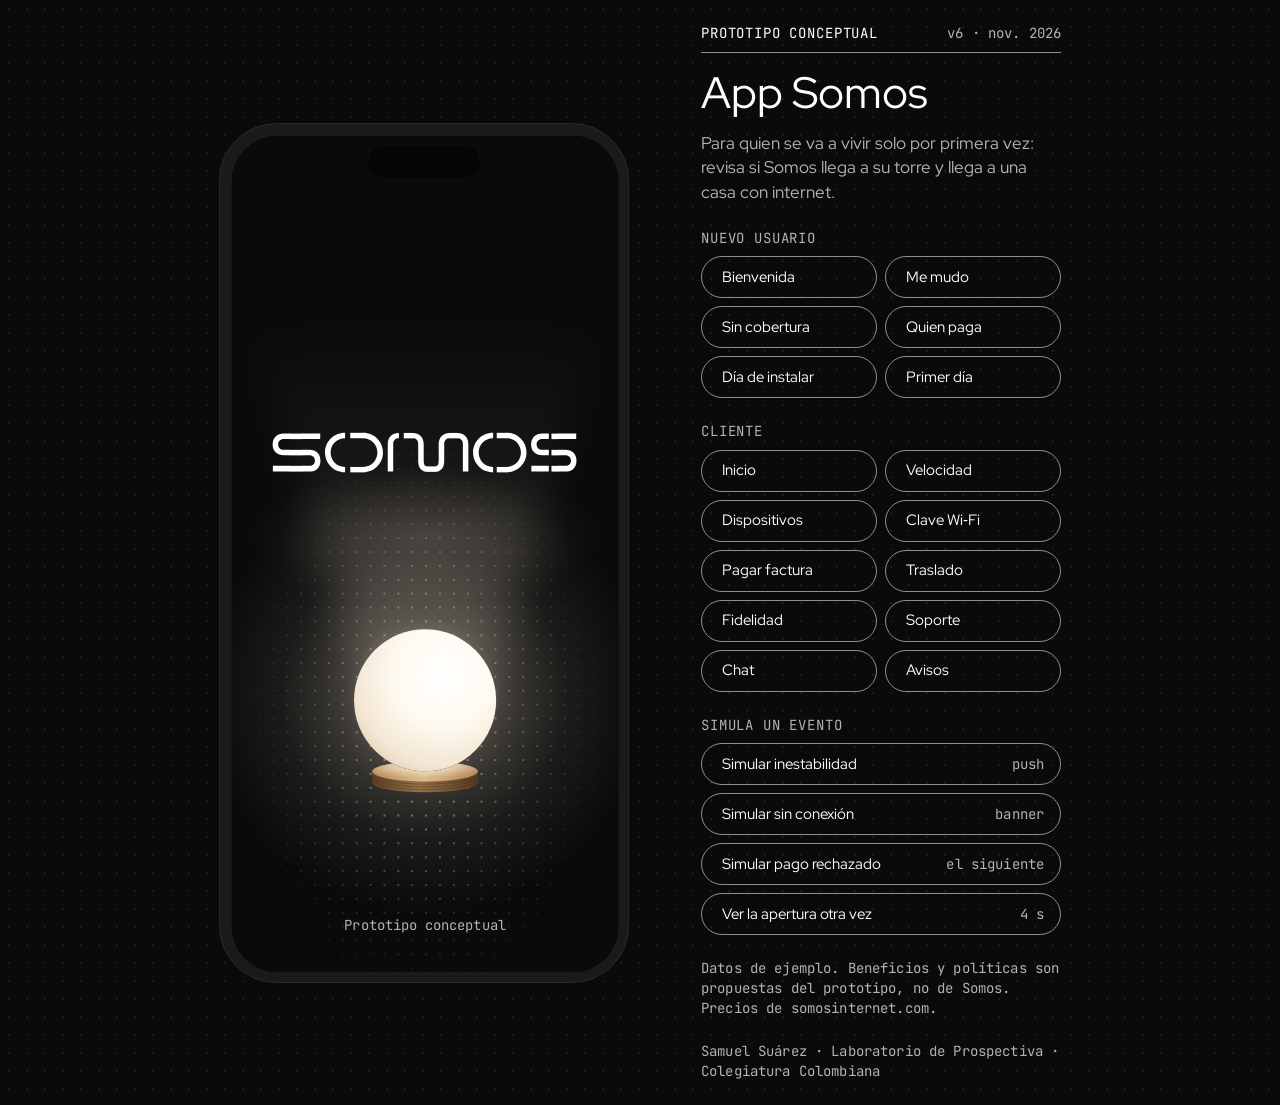
<file: index.html>
<!doctype html>
<html lang="es">
<head>
<meta charset="utf-8">
<meta name="viewport" content="width=device-width, initial-scale=1, viewport-fit=cover">
<title>Prototipo App Somos</title>
<meta name="theme-color" content="#0a0a0a">
<meta name="apple-mobile-web-app-capable" content="yes">
<meta name="mobile-web-app-capable" content="yes">
<meta name="apple-mobile-web-app-status-bar-style" content="black">
<meta name="apple-mobile-web-app-title" content="Somos">
<meta name="description" content="Prototipo conceptual de la app de Somos para jóvenes que se van a vivir solos. Proyecto de Laboratorio de Prospectiva, Colegiatura Colombiana.">
<link rel="manifest" href="manifest.webmanifest">
<link rel="icon" type="image/png" href="icon-192.png">
<link rel="apple-touch-icon" href="apple-touch-icon.png">
<link rel="preconnect" href="https://fonts.googleapis.com"><link rel="preconnect" href="https://fonts.gstatic.com" crossorigin><link rel="stylesheet" href="https://fonts.googleapis.com/css2?family=JetBrains+Mono:wght@400;700&family=Red+Hat+Display:wght@400;500&display=swap">
<style>
/* Layout: escritorio = teléfono 390×844 + panel de recorrido a la derecha; móvil = la app a pantalla completa.
   Tokens: sistema de diseño Somos (tema oscuro, el principal). Única adición: --lamp, la luz de la ilustración del Orb. */
:root {
  color-scheme: dark;
  --surface: #0a0a0a;
  --surface-raised: #171717;
  --surface-2: #373737;
  --surface-gradient: #2d2d2d;
  --ink: #ffffff;
  --ink-muted: #b3b3b3;
  --line: #8f8f8f;
  --line-subtle: rgba(255, 255, 255, 0.15);
  --focus: #71ffb1;
  --success: #71ffb1;
  --success-ground: #091c16;
  --warning: #d1c973;
  --warning-ground: #1c1609;
  --danger: #fe8483;
  --danger-ground: #260403;
  --plan-1: #26b3ec;
  --plan-1-ground: #06151b;
  --plan-2: #d52fff;
  --plan-2-ground: #11021f;
  --plan-3: #f2a984;
  --plan-3-ground: #200e02;
  --glow-plan-1: 0 0 40px 0 #26b3ec59;
  --glow-plan-2: 0 0 40px 0 #d52fff59;
  --glow-plan-3: 0 0 40px 0 #f2a98459;
  --scrim: rgba(10, 10, 10, 0.62);
  --lamp: #fff2dc;
  --lamp-rgb: 255, 242, 220;

  /* Fuentes del manual. En el repo público se usan sus alternativas gratis (Red Hat Display y JetBrains Mono),
     que el mismo manual recomienda; la versión de presentación incrusta las reales. */
  --font-sans: "ITC Avant Garde Gothic Pro", "Red Hat Display", "Century Gothic", "URW Gothic", "Avenir Next", sans-serif;
  --font-mono: "Silka Mono", "JetBrains Mono", "DM Mono", ui-monospace, Menlo, monospace;

  --space-1: 4px;
  --space-2: 8px;
  --space-4: 16px;
  --space-6: 24px;
  --space-10: 40px;
  --radius-sm: 12px;
  --radius-lg: 24px;
  --radius-pill: 999px;

  --ease-out: cubic-bezier(0.2, 0.8, 0.2, 1);
  --ease-sheet: cubic-bezier(0.2, 0.9, 0.25, 1);
  --ease-spring: cubic-bezier(0.34, 1.45, 0.64, 1);

  --inset-top: 44px;
  --inset-bottom: 18px;
  --tab-bottom: 18px;
}

[hidden] { display: none !important; }
html, body { height: 100%; }
body {
  margin: 0;
  background: var(--surface);
  color: var(--ink);
  font-family: var(--font-sans);
  font-size: 16px;
  line-height: 1.4;
  -webkit-font-smoothing: antialiased;
  -moz-osx-font-smoothing: grayscale;
}
button, input { font: inherit; color: inherit; }
button { cursor: pointer; -webkit-tap-highlight-color: transparent; touch-action: manipulation; }
:focus-visible { outline: 2px solid var(--focus); outline-offset: 2px; }
h1, h2, h3, p { margin: 0; }
h1, h2, h3 { font-weight: 400; text-wrap: balance; }

/* ---------- Escenario de escritorio ---------- */
.stage {
  min-height: 100%;
  box-sizing: border-box;
  display: flex;
  align-items: center;
  justify-content: center;
  gap: 72px;
  padding: 24px 32px;
  background-color: var(--surface);
  background-image: radial-gradient(circle, rgba(255, 255, 255, 0.07) 1px, transparent 1.4px);
  background-size: 18px 18px;
}
.device-slot { flex: none; position: relative; }
.device {
  position: relative;
  width: 414px;
  height: 868px;
  border-radius: 58px;
  background: #1a1a1a;
  box-sizing: border-box;
  padding: 12px;
  border: 1px solid #2c2c2c;
  transform-origin: top left;
}
.device::before {
  content: "";
  position: absolute;
  top: 22px;
  left: 50%;
  width: 112px;
  height: 32px;
  margin-left: -56px;
  border-radius: 20px;
  background: #050505;
  z-index: 60;
  pointer-events: none;
}

/* ---------- Panel de recorrido ---------- */
.panel {
  width: 360px;
  flex: none;
  display: flex;
  flex-direction: column;
  gap: var(--space-6);
}
.panel__head { display: flex; flex-direction: column; gap: var(--space-4); }
.panel h1 { font-size: 44px; line-height: 1.05; }
.panel__lead { color: var(--ink-muted); font-size: 17px; line-height: 1.45; max-width: 34ch; }
.panel__group { display: flex; flex-direction: column; gap: var(--space-2); }
.index-row {
  display: flex;
  align-items: center;
  justify-content: space-between;
  gap: var(--space-4);
  min-height: 42px;
  padding: 0 var(--space-4) 0 20px;
  border: 1px solid var(--line);
  border-radius: var(--radius-pill);
  background: transparent;
  text-align: left;
  font-family: var(--font-sans);
  font-size: 15px;
  transition: background-color 120ms linear, color 120ms linear, border-color 120ms linear;
}
.index-row .label { color: var(--ink-muted); }
.index-row:hover { background: var(--ink); color: var(--surface); border-color: var(--ink); }
.index-row:hover .label { color: var(--surface); }
.index-grid { display: grid; grid-template-columns: 1fr 1fr; gap: var(--space-2); }
.panel__note { color: var(--ink-muted); }

/* ---------- Tipografía ---------- */
.label { font-family: var(--font-mono); font-size: 14px; line-height: 1.4; letter-spacing: 0.01em; }
.label--caps { text-transform: uppercase; letter-spacing: 0.06em; }
.muted { color: var(--ink-muted); }
.num { font-variant-numeric: tabular-nums; font-feature-settings: "tnum" 1; }
.h1 { font-size: 40px; line-height: 1.05; letter-spacing: -0.01em; }
.h2 { font-size: 30px; line-height: 1.1; letter-spacing: -0.005em; }
.h3 { font-size: 20px; line-height: 1.2; }
.body { font-size: 16px; line-height: 1.45; }
.body-s { font-size: 15px; line-height: 1.45; }
.price { font-size: 25px; line-height: 1.2; }

/* ---------- Iconos (lenguaje de ilustración técnica del sistema) ---------- */
.i { width: 24px; height: 24px; flex: none; fill: none; stroke: currentColor; stroke-width: 1.5; stroke-linecap: square; stroke-linejoin: miter; display: block; }
.i--16 { width: 16px; height: 16px; }
.i--20 { width: 20px; height: 20px; }
.i--28 { width: 28px; height: 28px; }

/* ---------- App ---------- */
.app {
  position: relative;
  width: 390px;
  height: 844px;
  border-radius: 46px;
  overflow: hidden;
  background: var(--surface);
  isolation: isolate;
  contain: layout paint;
}
.appbar {
  position: absolute;
  top: 0; left: 0; right: 0;
  z-index: 20;
  padding: var(--inset-top) var(--space-6) 10px;
  display: flex;
  align-items: center;
  justify-content: space-between;
  background: var(--surface);
  border-bottom: 1px solid transparent;
  transition: background-color 150ms linear, border-color 150ms linear;
}
.appbar.is-elevated { background: var(--surface-raised); border-bottom-color: var(--line-subtle); }
.appbar__logo { height: 20px; width: auto; display: block; fill: var(--ink); }
.appbar__actions { display: flex; align-items: center; gap: var(--space-2); }
.icon-btn {
  position: relative;
  width: 42px; height: 42px;
  display: grid; place-items: center;
  border-radius: var(--radius-pill);
  border: 1px solid var(--line);
  background: transparent;
  padding: 0;
  transition: background-color 120ms linear, color 120ms linear;
}
.icon-btn:hover { background: var(--ink); color: var(--surface); border-color: var(--ink); }
.icon-btn .badge {
  position: absolute; top: -3px; right: -3px;
  min-width: 18px; height: 18px; padding: 0 5px; box-sizing: border-box;
  border-radius: 9px;
  background: var(--ink); color: var(--surface);
  font-family: var(--font-mono); font-size: 11px; font-weight: 700; line-height: 18px; text-align: center;
  border: 2px solid var(--surface);
}
.icon-btn .badge:empty { display: none; }
.avatar {
  width: 42px; height: 42px; border-radius: 50%;
  display: grid; place-items: center;
  background: var(--surface-2); border: 1px solid var(--line);
  font-family: var(--font-mono); font-weight: 700; font-size: 14px;
  padding: 0;
}

.screens { position: absolute; inset: 0; }
.screen {
  position: absolute;
  inset: 0;
  overflow-y: auto;
  overflow-x: hidden;
  overscroll-behavior: contain;
  scrollbar-width: none;
  padding: calc(var(--inset-top) + 68px) var(--space-6) calc(var(--tab-bottom) + 92px);
  box-sizing: border-box;
  display: flex;
  flex-direction: column;
  gap: var(--space-6);
  visibility: hidden;
  opacity: 0;
  transform: translateX(var(--from, 16px));
  transition: opacity 240ms var(--ease-out), transform 320ms var(--ease-out), visibility 0s linear 320ms;
}
.screen::-webkit-scrollbar { display: none; }
.screen.is-active { visibility: visible; opacity: 1; transform: none; transition: opacity 240ms var(--ease-out), transform 320ms var(--ease-out), visibility 0s; }

/* Encabezado de sección (EncabezadoSeccion) */
.sec { display: flex; flex-direction: column; gap: var(--space-2); }
.sec__row { display: flex; align-items: baseline; justify-content: space-between; gap: var(--space-4); padding-bottom: var(--space-2); border-bottom: 1px solid var(--line); }
.sec__row .label:last-child { color: var(--ink-muted); }
.sec + .h2, .sec .h2 { margin-top: var(--space-2); }

/* Botones (Boton) */
.btn {
  display: inline-flex; align-items: center; justify-content: center; gap: var(--space-2);
  min-height: 42px; padding: var(--space-2) var(--space-6);
  border-radius: var(--radius-pill); border: 1px solid var(--line);
  background: transparent; color: var(--ink);
  font-family: var(--font-mono); font-size: 15px; font-weight: 700; line-height: 1.2;
  white-space: nowrap; text-decoration: none;
  transition: background-color 120ms linear, color 120ms linear, border-color 120ms linear, opacity 120ms linear;
}
.btn--primary { background: var(--ink); border-color: var(--ink); color: var(--surface); }
.btn--secondary:hover { background: var(--ink); border-color: var(--ink); color: var(--surface); }
.btn--block { width: 100%; }
.btn--lg { min-height: 52px; }
.btn:disabled, .btn[aria-disabled="true"] { background: transparent; border-color: var(--line); color: var(--line); opacity: 0.4; cursor: not-allowed; }
.btn .i { width: 16px; height: 16px; }
.btn-row { display: flex; gap: var(--space-2); flex-wrap: wrap; }
.btn-row > .btn { flex: 1 1 0; }
.link-btn {
  display: inline-flex; align-items: center; gap: 6px;
  background: none; border: 0; padding: 4px 0;
  font-family: var(--font-mono); font-size: 14px; font-weight: 700;
  text-decoration: underline; text-underline-offset: 4px;
}

/* Tarjetas */
.card {
  position: relative;
  border: 1px solid var(--line);
  border-radius: var(--radius-lg);
  padding: var(--space-6);
  background-image: linear-gradient(0deg, var(--surface-gradient) 0%, var(--surface) 100%);
  display: flex; flex-direction: column; gap: var(--space-4);
  min-width: 0;
}
.card--flat { background: var(--surface-raised); background-image: none; }
.card--tap { text-align: left; color: inherit; font: inherit; width: 100%; box-sizing: border-box; cursor: pointer; transition: border-color 120ms linear; }
.card--tap:hover { border-color: var(--ink); }
.card--tap:active { transform: scale(0.985); transition: transform 90ms linear; }
.card__top { display: flex; align-items: center; justify-content: space-between; gap: var(--space-2); }
.card__row { display: flex; align-items: center; gap: var(--space-4); }
.bento { display: grid; grid-template-columns: 1fr 1fr; gap: var(--space-4); }
.bento .card { padding: 20px; gap: 12px; }
.bento .span-2 { grid-column: span 2; }

/* Estado (TarjetaEstado) y chip de estado */
.state {
  display: flex; align-items: flex-start; gap: var(--space-2);
  padding: var(--space-4); border-radius: var(--radius-sm);
  border: 1px solid var(--success); background: var(--success-ground); color: var(--ink);
}
.state--warning { border-color: var(--warning); background: var(--warning-ground); }
.state--danger { border-color: var(--danger); background: var(--danger-ground); }
.state > .i { width: 20px; height: 20px; color: var(--success); margin-top: 1px; }
.state--warning > .i { color: var(--warning); }
.state--danger > .i { color: var(--danger); }
.state__body { display: flex; flex-direction: column; gap: 4px; min-width: 0; flex: 1; }
.state__title { font-family: var(--font-mono); font-size: 15px; font-weight: 700; line-height: 1.25; color: var(--success); }
.state--warning .state__title { color: var(--warning); }
.state--danger .state__title { color: var(--danger); }
.state__text { font-family: var(--font-mono); font-size: 14px; line-height: 1.45; }
.state .link-btn { align-self: flex-start; margin-top: 4px; }

.pill {
  display: inline-flex; align-items: center; gap: 6px;
  height: 28px; padding: 0 12px 0 8px; box-sizing: border-box;
  border-radius: var(--radius-pill);
  border: 1px solid var(--success); background: var(--success-ground); color: var(--success);
  font-family: var(--font-mono); font-size: 14px; font-weight: 700; white-space: nowrap;
}
.pill .i { width: 16px; height: 16px; }
.pill--warning { border-color: var(--warning); background: var(--warning-ground); color: var(--warning); }
.pill--danger { border-color: var(--danger); background: var(--danger-ground); color: var(--danger); }
.pill--neutral { border-color: var(--line); background: transparent; color: var(--ink); padding: 0 12px; }

/* Filas de datos (dl) */
.rows { margin: 0; display: flex; flex-direction: column; }
.rows > div, .rows > span { display: flex; justify-content: space-between; gap: var(--space-4); padding: 10px 0; border-bottom: 1px solid var(--line-subtle); font-family: var(--font-mono); font-size: 14px; line-height: 1.4; }
.rows > div:last-child, .rows > span:last-child { border-bottom: 0; }
.rows dt, .rows .dt { color: var(--ink-muted); flex: 0 0 auto; max-width: 58%; }
.rows dd, .rows .dd { margin: 0; font-weight: 700; text-align: right; }

/* Lista */
.list { display: flex; flex-direction: column; }
.list-item {
  display: flex; align-items: center; gap: 14px;
  padding: 14px 0; border: 0; border-bottom: 1px solid var(--line-subtle);
  background: none; width: 100%; text-align: left; color: inherit;
}
.list-item:last-child { border-bottom: 0; }
.list-item__icon {
  width: 44px; height: 44px; flex: none; border-radius: var(--radius-sm);
  display: grid; place-items: center; background: var(--surface-raised); border: 1px solid var(--line-subtle);
}
.list-item__main { flex: 1; min-width: 0; display: flex; flex-direction: column; gap: 2px; }
.list-item__title { font-size: 16px; line-height: 1.3; white-space: nowrap; overflow: hidden; text-overflow: ellipsis; }
.list-item__side { display: flex; flex-direction: column; align-items: flex-end; gap: 4px; flex: none; }
.list-item.is-paused .list-item__title { color: var(--ink-muted); }

/* Chips de filtro */
.chips { display: flex; gap: var(--space-2); flex-wrap: wrap; }
.chip {
  height: 36px; padding: 0 16px; border-radius: var(--radius-pill);
  border: 1px solid var(--line); background: transparent;
  font-family: var(--font-mono); font-size: 14px; font-weight: 700;
  transition: background-color 120ms linear, color 120ms linear;
}
.chip[aria-pressed="true"] { background: var(--ink); color: var(--surface); border-color: var(--ink); }
.chip:disabled { opacity: 0.4; cursor: not-allowed; text-decoration: line-through; }

/* Interruptor */
.switch {
  position: relative; width: 50px; height: 30px; flex: none;
  border-radius: var(--radius-pill); border: 1px solid var(--line);
  background: var(--surface-2); padding: 0;
  transition: background-color 150ms linear, border-color 150ms linear;
}
.switch::after {
  content: ""; position: absolute; top: 3px; left: 3px;
  width: 22px; height: 22px; border-radius: 50%; background: var(--ink);
  transition: transform 320ms var(--ease-spring), background-color 150ms linear;
}
.switch[aria-checked="true"] { background: var(--ink); border-color: var(--ink); }
.switch[aria-checked="true"]::after { transform: translateX(20px); background: var(--surface); }
.setting { display: flex; align-items: center; justify-content: space-between; gap: var(--space-4); }
.setting__text { display: flex; flex-direction: column; gap: 2px; min-width: 0; }

/* Campos */
.field { display: flex; flex-direction: column; gap: var(--space-2); }
.field label { font-family: var(--font-mono); font-size: 14px; }
.input-wrap { position: relative; display: flex; align-items: center; }
.input {
  width: 100%; box-sizing: border-box; height: 52px;
  padding: 0 52px 0 18px;
  border: 1px solid var(--line); border-radius: var(--radius-sm);
  background: var(--surface);
  font-family: var(--font-sans); font-size: 17px;
}
.input:focus { outline: 2px solid var(--focus); outline-offset: 2px; border-color: var(--ink); }
.input-wrap .icon-btn { position: absolute; right: 5px; border: 0; width: 42px; height: 42px; }
.input-wrap .icon-btn:hover { background: var(--surface-2); color: var(--ink); }

/* Barra de pestañas */
.tabbar {
  position: absolute; left: 0; right: 0; bottom: 0; z-index: 25;
  padding: 8px 12px var(--tab-bottom);
  background: var(--surface-raised);
  border-top: 1px solid var(--line-subtle);
  display: grid; grid-template-columns: repeat(5, 1fr);
}
.tab {
  position: relative; z-index: 1;
  display: flex; flex-direction: column; align-items: center; justify-content: center; gap: 4px;
  height: 52px; border: 0; background: none; padding: 0;
  font-family: var(--font-mono); font-size: 12px; font-weight: 700; color: var(--ink);
  transition: color 160ms linear;
}
.tab[aria-selected="true"] { color: var(--surface); }
.tab .i { width: 22px; height: 22px; }
.tab__ind {
  position: absolute; top: 8px; left: 12px; height: 52px; width: 60px;
  border-radius: 20px; background: var(--ink); z-index: 0;
}

/* Hoja inferior */
.scrim { position: absolute; inset: 0; z-index: 40; background: var(--scrim); opacity: 0; pointer-events: none; transition: opacity 280ms linear; }
.scrim.is-on { opacity: 1; pointer-events: auto; }
.sheet {
  position: absolute; left: 0; right: 0; bottom: 0; z-index: 41;
  max-height: calc(100% - var(--inset-top) - 24px);
  display: flex; flex-direction: column;
  background: var(--surface-raised);
  border-radius: 28px 28px 0 0;
  transform: translateY(105%);
  transition: transform 460ms var(--ease-sheet);
  will-change: transform;
}
.sheet.is-open { transform: translateY(0); }
.sheet.is-dragging { transition: none; }
.sheet__grab { padding: 12px 0 4px; display: grid; place-items: center; cursor: grab; touch-action: none; }
.sheet__grab span { width: 40px; height: 5px; border-radius: 3px; background: var(--line); }
.sheet__body {
  overflow-y: auto; scrollbar-width: none;
  padding: 12px var(--space-6) calc(var(--inset-bottom) + 24px);
  display: flex; flex-direction: column; gap: 20px;
}
.sheet__body::-webkit-scrollbar { display: none; }
.sheet__head { display: flex; align-items: flex-start; justify-content: space-between; gap: var(--space-4); }
.sheet__head .icon-btn { margin-top: -4px; }
.step-in { animation: stepIn 360ms var(--ease-out) both; }
@keyframes stepIn { from { opacity: 0; transform: translateY(10px); } to { opacity: 1; transform: none; } }

/* Páginas superpuestas (notificaciones, chat) */
.page {
  position: absolute; inset: 0; z-index: 35;
  background: var(--surface);
  display: flex; flex-direction: column;
  transform: translateX(100%);
  transition: transform 420ms var(--ease-sheet), visibility 0s linear 420ms;
  visibility: hidden;
}
.page.is-open { transform: none; visibility: visible; transition: transform 420ms var(--ease-sheet), visibility 0s; }
.page__bar {
  padding: var(--inset-top) var(--space-6) 12px;
  display: flex; align-items: center; gap: var(--space-4);
  border-bottom: 1px solid var(--line-subtle);
}
.page__title { flex: 1; min-width: 0; display: flex; flex-direction: column; }
.page__scroll { flex: 1; overflow-y: auto; scrollbar-width: none; padding: var(--space-6); display: flex; flex-direction: column; gap: var(--space-6); }
.page__scroll::-webkit-scrollbar { display: none; }

/* Notificación push */
.push {
  position: absolute; z-index: 55; left: 10px; right: 10px; top: calc(var(--inset-top) + 10px);
  display: flex; gap: 12px; align-items: flex-start;
  padding: 14px 16px; border-radius: 26px;
  background: var(--surface-raised); border: 1px solid var(--line);
  text-align: left; color: inherit;
  transform: translateY(-160%) scale(0.96);
  transition: transform 620ms var(--ease-spring);
}
.push.is-on { transform: translateY(0) scale(1); }
.push__icon { width: 40px; height: 40px; border-radius: var(--radius-sm); display: grid; place-items: center; flex: none; border: 1px solid var(--warning); background: var(--warning-ground); color: var(--warning); }
.push__body { display: flex; flex-direction: column; gap: 2px; min-width: 0; }

/* Toast */
.toast {
  position: absolute; z-index: 56; left: 0; right: 0; margin: 0 auto; bottom: calc(var(--tab-bottom) + 80px);
  width: max-content; max-width: calc(100% - 48px); box-sizing: border-box;
  display: flex; align-items: center; gap: 10px;
  padding: 12px 18px 12px 14px; border-radius: var(--radius-pill);
  background: var(--ink); color: var(--surface);
  font-family: var(--font-mono); font-size: 14px; font-weight: 700;
  transform: translateY(24px); opacity: 0; pointer-events: none;
  transition: transform 420ms var(--ease-spring), opacity 200ms linear;
}
.toast.is-on { transform: none; opacity: 1; }
.toast--top { bottom: auto; top: calc(var(--inset-top) + 10px); transform: translateY(-24px); }
.toast .i { width: 18px; height: 18px; }

/* ---------- Lámpara Orb ---------- */
.lamp { position: relative; --L: 1; pointer-events: none; }
.lamp__bloom {
  position: absolute; left: 50%; top: 43.8%;
  width: 250%; aspect-ratio: 1; max-width: none;
  transform: translate(-50%, -50%) scale(calc(0.7 + 0.35 * var(--L)));
  border-radius: 50%;
  background: radial-gradient(circle, rgba(var(--lamp-rgb), 0.62) 0%, rgba(var(--lamp-rgb), 0.22) 22%, rgba(var(--lamp-rgb), 0.07) 42%, rgba(var(--lamp-rgb), 0) 64%);
  opacity: var(--L);
}
.lamp__svg { position: relative; display: block; width: 100%; height: auto; overflow: visible; }
.lamp__on, .lamp__spill { opacity: var(--L); }

/* ---------- Apertura ---------- */
.splash { position: absolute; inset: 0; z-index: 70; background: var(--surface); overflow: hidden; cursor: pointer; }
.splash.is-leaving { background: transparent; transition: background-color 600ms linear; }
.splash__fx { position: absolute; inset: 0; opacity: var(--L, 0); transition: opacity 500ms linear; }
.splash.is-leaving .splash__fx { opacity: 0; }
.splash__dots {
  position: absolute; inset: 0;
  background-image: radial-gradient(circle, rgba(255, 255, 255, 0.55) 1px, transparent 1.5px);
  background-size: 14px 14px;
  background-position: 7px 7px;
  -webkit-mask-image: radial-gradient(ellipse 62% 46% at 50% 70%, #000 0%, rgba(0, 0, 0, 0.35) 45%, transparent 78%);
  mask-image: radial-gradient(ellipse 62% 46% at 50% 70%, #000 0%, rgba(0, 0, 0, 0.35) 45%, transparent 78%);
}
.splash__beam { position: absolute; left: 0; right: 0; top: 17.5%; height: 56%; filter: blur(22px); }
.splash__beam::before {
  content: ""; position: absolute; inset: 0;
  clip-path: polygon(40% 100%, 60% 100%, 100% 0, 0 0);
  background: linear-gradient(to top, rgba(var(--lamp-rgb), 0.22), rgba(var(--lamp-rgb), 0.06) 60%, rgba(var(--lamp-rgb), 0) 95%);
}
.splash__haze {
  position: absolute; left: 50%; top: 36%; width: 520px; height: 200px; margin-left: -260px;
  background: radial-gradient(ellipse 50% 50% at 50% 50%, rgba(var(--lamp-rgb), 0.12), transparent 70%);
}
.splash__logo { position: absolute; left: 50%; top: 34.5%; width: 370px; margin-left: -185px; height: auto; overflow: visible; fill: var(--ink); }
.splash__lamp { position: absolute; left: 50%; top: 57.5%; width: 184px; margin-left: -92px; }
.splash__foot { position: absolute; left: 0; right: 0; bottom: calc(var(--inset-bottom) + 18px); text-align: center; color: var(--ink-muted); transition: opacity 300ms linear; }
.splash.is-leaving .splash__foot { opacity: 0; }

/* Entrada del inicio */
.rise { animation: rise 700ms var(--ease-out) both; animation-delay: var(--d, 0ms); }
@keyframes rise { from { opacity: 0; transform: translateY(18px); } to { opacity: 1; transform: none; } }
.is-hidden-for-flip { visibility: hidden; }

/* ---------- Inicio ---------- */
.greet { display: flex; flex-direction: column; gap: 6px; }
.hero {
  position: relative; overflow: hidden;
  min-height: 316px; padding: var(--space-6);
  border-radius: var(--radius-lg); border: 1px solid var(--line);
  background: var(--surface);
  display: flex; flex-direction: column; gap: 6px;
  text-align: left; color: inherit; font: inherit; width: 100%; box-sizing: border-box;
}
.hero__dots {
  position: absolute; inset: 0; pointer-events: none;
  background-image: radial-gradient(circle, rgba(255, 255, 255, 0.5) 1px, transparent 1.5px);
  background-size: 14px 14px; background-position: 6px 6px;
  -webkit-mask-image: radial-gradient(circle at 76% 64%, #000 0%, rgba(0, 0, 0, 0.3) 32%, transparent 56%);
  mask-image: radial-gradient(circle at 76% 64%, #000 0%, rgba(0, 0, 0, 0.3) 32%, transparent 56%);
  opacity: calc(0.35 + 0.65 * var(--L, 1));
}
.hero__top { position: relative; display: flex; align-items: center; justify-content: space-between; gap: var(--space-2); }
.hero__speed { position: relative; display: flex; align-items: baseline; gap: 8px; margin-top: 22px; }
.hero__num { font-size: 80px; line-height: 0.9; letter-spacing: -0.03em; }
.hero__unit { position: relative; }
.hero__stats { display: flex; flex-direction: column; gap: 2px; color: var(--ink-muted); }
.hero.is-unstable .hero__stats { color: var(--ink); }
.hero__lamp { position: absolute; right: -8px; bottom: 16px; width: 168px; }
.hero__foot { position: relative; margin-top: auto; display: flex; flex-direction: column; align-items: flex-start; gap: 10px; }
.hero.is-unstable .hero__num { color: var(--warning); }

.stack-icons { display: flex; }
.stack-icons span {
  width: 32px; height: 32px; border-radius: 50%; display: grid; place-items: center;
  background: var(--surface-raised); border: 1px solid var(--line); margin-left: -8px;
}
.stack-icons span:first-child { margin-left: 0; }
.stack-icons .i { width: 16px; height: 16px; }
.big-stat { font-size: 36px; line-height: 1; }
.bill-row { display: flex; align-items: flex-end; justify-content: space-between; gap: var(--space-4); }

/* ---------- Red ---------- */
.gauge-wrap { position: relative; width: 260px; height: 230px; align-self: center; }
.gauge { width: 260px; height: 260px; display: block; overflow: visible; }
.gauge__track { fill: none; stroke: rgba(255, 255, 255, 0.1); stroke-width: 10; stroke-linecap: round; }
.gauge__val { fill: none; stroke: var(--plan-1); stroke-width: 10; stroke-linecap: round; filter: drop-shadow(0 0 8px rgba(38, 179, 236, 0.55)); }
.gauge__dot { fill: rgba(255, 255, 255, 0.22); }
.gauge__dot.is-lit { fill: var(--plan-1); }
.gauge__center { position: absolute; left: 0; right: 0; top: 70px; display: flex; flex-direction: column; align-items: center; gap: 4px; text-align: center; }
.gauge__num { font-size: 60px; line-height: 1; letter-spacing: -0.02em; }
.phases { display: flex; justify-content: center; gap: var(--space-2); }
.phase { font-family: var(--font-mono); font-size: 13px; font-weight: 700; padding: 5px 10px; border-radius: var(--radius-pill); border: 1px solid var(--line-subtle); color: var(--ink); opacity: 0.55; transition: opacity 150ms linear, border-color 150ms linear; }
.phase.is-on { opacity: 1; border-color: var(--plan-1); color: var(--plan-1); background: var(--plan-1-ground); }
.phase.is-done { opacity: 1; }
.results { display: grid; grid-template-columns: repeat(3, 1fr); gap: var(--space-2); }
.result { display: flex; flex-direction: column; gap: 2px; padding: 12px; border-radius: var(--radius-sm); background: var(--surface-raised); }
.result__v { font-size: 22px; line-height: 1.1; }

.wifi-pass { display: flex; align-items: center; justify-content: space-between; gap: var(--space-2); padding: 6px 6px 6px 16px; border-radius: var(--radius-sm); background: var(--surface-raised); }
.wifi-pass .label { font-size: 14px; }
.wifi-pass .icon-btn { border: 0; }
.wifi-pass .icon-btn:hover { background: var(--surface-2); color: var(--ink); }

.orb-card { flex-direction: row; align-items: center; gap: var(--space-4); }
.orb-card .lamp { width: 84px; flex: none; }
.orb-card__main { flex: 1; min-width: 0; display: flex; flex-direction: column; gap: 6px; }

.hold {
  position: relative; overflow: hidden; isolation: isolate;
}
.hold__fill { position: absolute; inset: 0; background: var(--ink); transform: scaleX(0); transform-origin: left; z-index: -1; }
.hold.is-holding { color: var(--surface); border-color: var(--ink); }

.rate { font-family: var(--font-mono); font-size: 14px; font-weight: 700; }
.bars { display: flex; align-items: flex-end; gap: 2px; height: 12px; }
.bars i { width: 3px; background: var(--ink); border-radius: 1px; }
.bars i.off { background: rgba(255, 255, 255, 0.2); }

/* ---------- Pagos ---------- */
.invoice__amount { font-size: 48px; line-height: 1; letter-spacing: -0.02em; }
.cycle { height: 4px; border-radius: 2px; background: var(--surface-2); overflow: hidden; }
.cycle span { display: block; height: 100%; background: var(--ink); border-radius: 2px; }
.method {
  display: flex; align-items: center; gap: 14px; padding: 14px 16px;
  border: 1px solid var(--line); border-radius: var(--radius-sm); background: transparent;
  text-align: left; width: 100%; color: inherit;
  transition: border-color 120ms linear, background-color 120ms linear;
}
.method[aria-checked="true"] { border-color: var(--ink); background: var(--surface-2); }
.method__radio { width: 20px; height: 20px; border-radius: 50%; border: 1.5px solid var(--line); flex: none; display: grid; place-items: center; margin-left: auto; }
.method[aria-checked="true"] .method__radio { border-color: var(--ink); }
.method[aria-checked="true"] .method__radio::after { content: ""; width: 10px; height: 10px; border-radius: 50%; background: var(--ink); }

.slider {
  position: relative; height: 60px; border-radius: var(--radius-pill);
  border: 1px solid var(--line); background: var(--surface); overflow: hidden;
  touch-action: none; user-select: none; -webkit-user-select: none;
}
.slider__fill { position: absolute; left: 0; top: 0; bottom: 0; width: 60px; background: var(--surface-2); border-radius: var(--radius-pill); }
.slider__label { position: absolute; inset: 0; display: grid; place-items: center; padding-left: 40px; font-family: var(--font-mono); font-size: 14px; font-weight: 700; pointer-events: none; }
.slider__knob {
  position: absolute; left: 5px; top: 5px; width: 50px; height: 50px; border-radius: 50%;
  border: 0; background: var(--ink); color: var(--surface); display: grid; place-items: center; padding: 0;
  cursor: grab; touch-action: none;
}
.slider.is-back .slider__knob, .slider.is-back .slider__fill { transition: transform 520ms var(--ease-spring), width 520ms var(--ease-spring); }

.spinner { width: 56px; height: 56px; }
.spinner circle { fill: none; stroke: var(--ink); stroke-width: 3; stroke-linecap: round; stroke-dasharray: 60 140; transform-origin: 50% 50%; animation: spin 900ms linear infinite; }
@keyframes spin { to { transform: rotate(360deg); } }
.center-col { display: flex; flex-direction: column; align-items: center; text-align: center; gap: var(--space-4); padding: 24px 0; }
.check-draw path { stroke-dasharray: 30; stroke-dashoffset: 30; animation: draw 520ms var(--ease-out) 120ms forwards; }
@keyframes draw { to { stroke-dashoffset: 0; } }
.done-badge { width: 72px; height: 72px; border-radius: 50%; display: grid; place-items: center; border: 1px solid var(--success); background: var(--success-ground); color: var(--success); animation: pop 520ms var(--ease-spring) both; }
@keyframes pop { from { transform: scale(0.4); opacity: 0; } to { transform: none; opacity: 1; } }
.done-badge .i { width: 34px; height: 34px; stroke-width: 1.8; }

/* ---------- Beneficios ---------- */
.plan {
  display: flex; flex-direction: column; gap: var(--space-4);
  padding: var(--space-6); border-radius: var(--radius-lg);
  border: 2px solid var(--plan-1); background: var(--plan-1-ground); box-shadow: var(--glow-plan-1);
}
.plan--2 { border-color: var(--plan-2); background: var(--plan-2-ground); box-shadow: var(--glow-plan-2); }
.plan--3 { border-color: var(--plan-3); background: var(--plan-3-ground); box-shadow: var(--glow-plan-3); }
.plan__name { font-size: 22px; line-height: 1.2; color: var(--plan-1); }
.plan--2 .plan__name { color: var(--plan-2); }
.plan--3 .plan__name { color: var(--plan-3); }
.plan__price { display: flex; align-items: baseline; gap: var(--space-2); }
.plan .rows > div { border-bottom-color: var(--line-subtle); }

.months { display: grid; grid-template-columns: repeat(12, 1fr); gap: 6px; align-items: center; }
.month { aspect-ratio: 1; border-radius: 50%; border: 1px solid var(--line); box-sizing: border-box; }
.month.is-on { background: var(--ink); border-color: var(--ink); }
.month.is-now { background: var(--ink); border-color: var(--ink); animation: breathe 2.4s ease-in-out infinite; }
.month.is-goal { border-style: dashed; }
@keyframes breathe { 50% { box-shadow: 0 0 0 5px rgba(255, 255, 255, 0.14); } }
.months-legend { display: flex; justify-content: space-between; }

.code-box { display: flex; align-items: center; justify-content: space-between; gap: var(--space-2); padding: 8px 8px 8px 18px; border: 1px dashed var(--line); border-radius: var(--radius-pill); }
.code-box .label { font-size: 16px; font-weight: 700; letter-spacing: 0.08em; }

.suggest { display: flex; flex-direction: column; gap: 6px; }
.suggest button { display: flex; align-items: center; gap: 10px; border: 0; background: none; padding: 8px 0; text-align: left; font-size: 15px; color: var(--ink); }
.suggest button .i { color: var(--ink-muted); }

.news { display: flex; align-items: flex-start; gap: 14px; padding: 14px 0; border-bottom: 1px solid var(--line-subtle); }
.news:last-child { border-bottom: 0; }

/* ---------- Ayuda ---------- */
.steps { display: flex; flex-direction: column; gap: 2px; }
.step { display: flex; align-items: center; gap: 12px; padding: 10px 0; }
.step__mark { width: 28px; height: 28px; border-radius: 50%; display: grid; place-items: center; border: 1px solid var(--line-subtle); flex: none; }
.step__mark .i { width: 16px; height: 16px; }
.step.is-run .step__mark { border-color: var(--ink); border-top-color: transparent; animation: spin 700ms linear infinite; }
.step.is-ok .step__mark { border-color: var(--success); background: var(--success-ground); color: var(--success); }
.step.is-warn .step__mark { border-color: var(--warning); background: var(--warning-ground); color: var(--warning); }
.step__txt { flex: 1; }
.step.is-wait .step__txt { color: var(--ink-muted); }

.channels { display: flex; flex-direction: column; gap: var(--space-2); }
.channel {
  display: flex; align-items: center; gap: 14px; padding: 14px 16px;
  border: 1px solid var(--line); border-radius: var(--radius-lg);
  background: transparent; width: 100%; text-align: left; color: inherit;
  transition: border-color 120ms linear;
}
.channel:hover { border-color: var(--ink); }
.channel__main { flex: 1; min-width: 0; display: flex; flex-direction: column; gap: 2px; }

.faq { border-bottom: 1px solid var(--line-subtle); }
.faq__btn { display: flex; align-items: center; justify-content: space-between; gap: var(--space-4); width: 100%; padding: 18px 0; background: transparent; border: 0; text-align: left; font-size: 17px; line-height: 1.3; }
.faq__btn .i { width: 18px; height: 18px; transition: transform 200ms var(--ease-out); }
.faq[data-open="true"] .faq__btn .i { transform: rotate(180deg); }
.faq__body { display: grid; grid-template-rows: 0fr; transition: grid-template-rows 260ms var(--ease-out); }
.faq[data-open="true"] .faq__body { grid-template-rows: 1fr; }
.faq__body > div { overflow: hidden; }
.faq__body p { padding-bottom: 18px; color: var(--ink-muted); font-size: 15px; line-height: 1.5; }

.demo { border-style: dashed; }
.credit { color: var(--ink-muted); text-align: left; }

/* Chat */
.msgs { display: flex; flex-direction: column; gap: 10px; }
.msg { max-width: 82%; padding: 12px 16px; border-radius: 20px; font-size: 15px; line-height: 1.45; animation: stepIn 320ms var(--ease-out) both; }
.msg--them { align-self: flex-start; background: var(--surface-raised); border-bottom-left-radius: 6px; }
.msg--me { align-self: flex-end; background: var(--ink); color: var(--surface); border-bottom-right-radius: 6px; }
.msg-meta { align-self: flex-start; color: var(--ink-muted); }
.typing { display: inline-flex; gap: 5px; padding: 16px; }
.typing i { width: 7px; height: 7px; border-radius: 50%; background: var(--ink); opacity: 0.35; animation: blink 1.1s infinite; }
.typing i:nth-child(2) { animation-delay: 0.18s; }
.typing i:nth-child(3) { animation-delay: 0.36s; }
@keyframes blink { 30% { opacity: 1; transform: translateY(-3px); } }
.composer { display: flex; gap: var(--space-2); padding: 12px var(--space-6) calc(var(--inset-bottom) + 12px); border-top: 1px solid var(--line-subtle); }
.composer .input { height: 48px; padding-right: 18px; border-radius: var(--radius-pill); font-size: 16px; }
.composer .icon-btn { width: 48px; height: 48px; background: var(--ink); color: var(--surface); border-color: var(--ink); flex: none; }
.quick { display: flex; gap: var(--space-2); flex-wrap: wrap; }
.sello { width: 40px; height: 40px; border-radius: 50%; background: var(--surface-raised); border: 1px solid var(--line); display: grid; place-items: center; flex: none; }
.sello svg { width: 22px; fill: var(--ink); }

/* Notificaciones */
.notif { display: flex; gap: 14px; padding: 16px 0; border-bottom: 1px solid var(--line-subtle); animation: stepIn 360ms var(--ease-out) both; }
.notif:last-child { border-bottom: 0; }
.notif__icon { width: 44px; height: 44px; border-radius: var(--radius-sm); display: grid; place-items: center; flex: none; background: var(--surface-raised); border: 1px solid var(--line-subtle); }
.notif__icon--warning { background: var(--warning-ground); border-color: var(--warning); color: var(--warning); }
.notif__icon--success { background: var(--success-ground); border-color: var(--success); color: var(--success); }
.notif__main { flex: 1; min-width: 0; display: flex; flex-direction: column; gap: 4px; }
.notif__head { display: flex; justify-content: space-between; gap: var(--space-2); }
.notif__title { font-size: 16px; line-height: 1.3; }
.unread { width: 8px; height: 8px; border-radius: 50%; background: var(--ink); flex: none; margin-top: 6px; }
.group-label { padding-top: 4px; }

/* QR */
.qr-card { align-self: center; width: 232px; padding: 20px; border-radius: var(--radius-lg); background: var(--ink); color: var(--surface); display: flex; flex-direction: column; align-items: center; gap: 12px; }
.qr-card svg { width: 192px; height: 192px; display: block; }

/* Fuerza de clave */
.meter { display: grid; grid-template-columns: repeat(4, 1fr); gap: 6px; }
.meter i { height: 4px; border-radius: 2px; background: var(--surface-2); transition: background-color 150ms linear; }
.meter i.on { background: var(--ink); }
.rules { display: flex; flex-direction: column; gap: 6px; }
.rule { display: flex; align-items: center; gap: 8px; color: var(--ink-muted); }
.rule .i { width: 16px; height: 16px; }
.rule.ok { color: var(--ink); }

/* ---------- Responsivo: en el teléfono, la app ocupa la pantalla ---------- */
@media (max-width: 860px) {
  .stage { gap: 40px; flex-direction: column; padding: 24px 16px; }
  .panel { width: 100%; max-width: 414px; }
}
@media (max-width: 520px) {
  /* En el teléfono la app ocupa la pantalla completa. Instalada en iPhone, la barra de estado es opaca (ver build.py),
     así que la página empieza justo debajo de la isla y llega hasta el borde de abajo. */
  :root { --inset-top: max(env(safe-area-inset-top, 0px), 10px); --inset-bottom: env(safe-area-inset-bottom, 0px); --tab-bottom: max(calc(env(safe-area-inset-bottom, 0px) - 12px), 10px); }
  html, body { overflow: hidden; overscroll-behavior: none; }
  .stage { display: block; padding: 0; position: fixed; top: 0; left: 0; width: 100%; height: 100%; background-image: none; }
  .device-slot { width: 100%; height: 100%; }
  .device { width: 100%; height: 100%; padding: 0; border: 0; border-radius: 0; background: var(--surface); transform: none !important; }
  .device::before { display: none; }
  .app { width: 100%; height: 100%; border-radius: 0; }
  .panel { display: none; }
  .splash__logo { width: 94%; margin-left: -47%; }
  /* Instalada en iPhone: el fondo de la página es el de la barra de pestañas. En instalaciones anteriores,
     iOS pinta con ese color la franja que queda debajo de la página, así la barra se ve pegada al borde. */
  html.is-standalone { background: var(--surface-raised); }
  /* Instalación anterior con barra translúcida: el encabezado baja para salir de la zona que el iPhone desenfoca. */
  html.is-old-install { --inset-top: calc(env(safe-area-inset-top, 0px) + 14px); }
}
@media (display-mode: standalone) and (max-width: 520px) {
  html { background: var(--surface-raised); }
}

@media (prefers-reduced-motion: reduce) {
  *, *::before, *::after { animation-duration: 1ms !important; animation-iteration-count: 1 !important; transition-duration: 1ms !important; }
}
.logo-btn { border: 0; background: none; padding: 10px 0; border-radius: 6px; color: var(--ink); display: block; }

@media (max-width: 400px) {
  .hero__lamp { width: 138px; right: -16px; bottom: 22px; }
  .hero__num { font-size: 72px; }
}

/* ---------- Estados: usuario nuevo (antes de la instalación) y cliente ---------- */
.app.is-new .only-active { display: none !important; }
.app:not(.is-new) .only-new { display: none !important; }
.app.is-new #scr-1 > :not(.sec:first-child):not(.only-new),
.app.is-new #scr-2 > :not(.sec:first-child):not(.only-new) { display: none !important; }
.hero.is-off .hero__num { color: var(--ink); }
.check-row { display: flex; align-items: flex-start; gap: 12px; padding: 12px 0; border: 0; border-bottom: 1px solid var(--line-subtle); background: none; width: 100%; text-align: left; color: inherit; }
.check-row:last-child { border-bottom: 0; }
.check-row__box { width: 24px; height: 24px; border-radius: 7px; border: 1px solid var(--line); flex: none; display: grid; place-items: center; margin-top: 1px; transition: background-color 150ms linear; }
.check-row__box .i { width: 16px; height: 16px; opacity: 0; }
.check-row[aria-checked="true"] .check-row__box { background: var(--ink); border-color: var(--ink); color: var(--surface); }
.check-row[aria-checked="true"] .check-row__box .i { opacity: 1; }
.check-row[aria-checked="true"] .body-s { color: var(--ink-muted); text-decoration: line-through; }

/* ---------- Bienvenida ---------- */
.page--welcome {
  z-index: 36; transform: none; opacity: 0;
  padding: calc(var(--inset-top) + 11px) var(--space-6) calc(var(--inset-bottom) + 18px);
  box-sizing: border-box; overflow: hidden;
  transition: opacity 360ms linear, background-color 500ms linear, visibility 0s linear 360ms;
}
.page--welcome.is-open { opacity: 1; transform: none; transition: opacity 360ms linear, background-color 500ms linear, visibility 0s; }
.page--welcome.is-instant { transition: none; }
.page--welcome.is-leaving { background: transparent; }
.welcome__fade, .welcome__dots { transition: opacity 300ms linear; }
.page--welcome.is-leaving .welcome__fade, .page--welcome.is-leaving .welcome__dots { opacity: 0; }
.welcome__dots {
  position: absolute; inset: 0; pointer-events: none;
  background-image: radial-gradient(circle, rgba(255, 255, 255, 0.5) 1px, transparent 1.5px);
  background-size: 14px 14px; background-position: 7px 7px;
  -webkit-mask-image: radial-gradient(circle at 50% 34%, #000 0%, rgba(0, 0, 0, 0.3) 26%, transparent 46%);
  mask-image: radial-gradient(circle at 50% 34%, #000 0%, rgba(0, 0, 0, 0.3) 26%, transparent 46%);
}
.welcome__logo { position: relative; height: 20px; width: auto; align-self: flex-start; fill: var(--ink); flex: none; }
.welcome__lamp { width: min(188px, 25vh); align-self: center; margin-top: auto; flex: none; }
.welcome__body { position: relative; margin-top: 28px; display: flex; flex-direction: column; align-items: flex-start; gap: 12px; }
.welcome__actions { align-self: stretch; display: flex; flex-direction: column; gap: 10px; margin-top: 14px; }
.welcome__note { align-self: center; }

/* ---------- Me mudo ---------- */
.page--move { z-index: 37; }
.mv-progress { height: 2px; background: var(--surface-2); flex: none; }
.mv-progress span { display: block; height: 100%; width: 20%; background: var(--ink); transition: width 420ms var(--ease-out); }
.mv-foot { flex: none; padding: 12px var(--space-6) calc(var(--inset-bottom) + 14px); border-top: 1px solid var(--line-subtle); display: flex; flex-direction: column; align-items: stretch; gap: 6px; background: var(--surface); }
.mv-foot:empty { display: none; }
.mv-foot .link-btn { align-self: center; }
.mv-step { display: flex; flex-direction: column; gap: 20px; }
.mv-lead { display: flex; flex-direction: column; gap: 8px; }
.place-list { display: flex; flex-direction: column; gap: 8px; }
.towers { width: 100%; height: auto; display: block; }
.plan-opt { width: 100%; text-align: left; color: inherit; font: inherit; cursor: pointer; box-shadow: none; transition: box-shadow 200ms linear; }
.plan-opt.plan[aria-checked="true"] { box-shadow: var(--glow-plan-1); }
.plan-opt.plan--2[aria-checked="true"] { box-shadow: var(--glow-plan-2); }
.plan-opt .method__radio { margin-left: 0; border-color: var(--plan-1); }
.plan-opt.plan--2 .method__radio { border-color: var(--plan-2); }
.plan-opt[aria-checked="true"] .method__radio::after { content: ""; width: 10px; height: 10px; border-radius: 50%; background: var(--plan-1); }
.plan-opt.plan--2[aria-checked="true"] .method__radio::after { background: var(--plan-2); }
.cal-head { display: flex; justify-content: space-between; align-items: baseline; }
.cal { display: grid; grid-template-columns: repeat(7, 1fr); gap: 6px; }
.cal__wd { text-align: center; font-family: var(--font-mono); font-size: 14px; color: var(--ink-muted); }
.day {
  aspect-ratio: 1; border-radius: 50%; border: 1px solid var(--line-subtle); background: transparent; padding: 0;
  display: grid; place-items: center; font-family: var(--font-mono); font-size: 15px; font-weight: 700; color: var(--ink);
  transition: background-color 120ms linear, color 120ms linear;
}
.day[aria-pressed="true"] { background: var(--ink); color: var(--surface); border-color: var(--ink); }
.day:disabled { opacity: 0.28; cursor: not-allowed; }
.day.is-first { border-color: var(--line); }
.mv-done .lamp { width: 150px; }

/* ---------- v3: mejoras de experiencia ---------- */
.btn--sm { min-height: 36px; padding: 6px 14px; font-size: 14px; }
.state--info { border-color: var(--plan-1); background: var(--plan-1-ground); }
.state--info > .i, .state--info .state__title { color: var(--plan-1); }
.done-badge--danger { border-color: var(--danger); background: var(--danger-ground); color: var(--danger); }

/* Comparar apartamentos */
.place-row { display: flex; align-items: center; gap: 8px; }
.place-row .method { flex: 1; min-width: 0; }
.save-btn { width: 48px; height: 48px; flex: none; border-color: var(--line-subtle); }
.save-btn[aria-pressed="true"] { background: var(--ink); color: var(--surface); border-color: var(--ink); }
.save-btn[aria-pressed="true"] .i, .save-big[aria-pressed="true"] .i { fill: currentColor; }
.save-big[aria-pressed="true"] { border-color: var(--ink); }
.saved-hint { display: flex; align-items: center; gap: 8px; }
.saved-strip { display: flex; flex-direction: column; gap: 10px; padding: 14px 16px; border: 1px solid var(--line); border-radius: var(--radius-sm); background: var(--surface-raised); }
.saved-strip__top { display: flex; align-items: center; justify-content: space-between; gap: 8px; }
.saved-strip__names { display: flex; flex-wrap: wrap; gap: 6px; }
.saved-strip__names .pill { height: auto; min-height: 28px; white-space: normal; padding: 4px 12px; }
.cmp-list { display: flex; flex-direction: column; gap: 14px; }
.cmp { display: flex; flex-direction: column; gap: 10px; padding: 16px; border: 1px solid var(--line); border-radius: var(--radius-lg); background: var(--surface); }
.cmp.is-off { border-style: dashed; }
.cmp.is-off .rows dd { color: var(--ink-muted); }
.cmp__head { display: flex; align-items: flex-start; justify-content: space-between; gap: 10px; }

/* Estrato y planes */
.estrato-auto { display: flex; align-items: center; justify-content: space-between; gap: 12px; padding: 14px 16px; border: 1px solid var(--line); border-radius: var(--radius-sm); }
.plan__fit { color: var(--ink); }
.needs .field { gap: 8px; }
.needs__toggle { display: flex; align-items: center; justify-content: space-between; gap: 12px; width: 100%; padding: 0; border: 0; background: none; color: inherit; text-align: left; }
.needs__toggle > .i { width: 18px; height: 18px; transition: transform 200ms var(--ease-out); }
.needs.is-open .needs__toggle > .i { transform: rotate(180deg); }
.needs__body { display: flex; flex-direction: column; gap: 16px; animation: stepIn 300ms var(--ease-out) both; }

/* Técnico en camino */
.tech { gap: 14px; }
.tech__who { display: flex; align-items: center; gap: 12px; }
.tech__av { width: 44px; height: 44px; border-radius: 50%; display: grid; place-items: center; flex: none; background: var(--ink); color: var(--surface); font-family: var(--font-mono); font-weight: 700; font-size: 14px; }
.route { position: relative; height: 34px; margin: 4px 14px 0; }
.route__line { position: absolute; left: 0; right: 0; top: 16px; height: 2px; background-image: linear-gradient(90deg, var(--line) 50%, transparent 50%); background-size: 8px 2px; }
.route__line i { position: absolute; left: 0; top: 0; height: 2px; background: var(--ink); transition: width 500ms var(--ease-out); }
.route__van { position: absolute; top: 2px; width: 30px; height: 30px; margin-left: -15px; border-radius: 50%; display: grid; place-items: center; background: var(--ink); color: var(--surface); transition: left 500ms var(--ease-out); }
.route__van .i { width: 18px; height: 18px; }
.route__ends { display: flex; justify-content: space-between; }

/* Primer día: lo que te prometimos */
.promise { display: flex; flex-direction: column; }
.promise__row { display: flex; gap: 12px; padding: 14px 0; border-bottom: 1px solid var(--line-subtle); }
.promise__row:last-child { border-bottom: 0; }
.promise__ok { width: 28px; height: 28px; border-radius: 50%; display: grid; place-items: center; flex: none; border: 1px solid var(--success); background: var(--success-ground); color: var(--success); }
.promise__ok .i { width: 16px; height: 16px; }
.promise__main { display: flex; flex-direction: column; gap: 3px; min-width: 0; }
.promise__got { color: var(--success); font-weight: 700; }

/* Primera factura */
.timeline { list-style: none; margin: 0; padding: 0; display: flex; flex-direction: column; }
.timeline__item { position: relative; display: flex; align-items: flex-start; gap: 12px; padding: 10px 0; }
.timeline__item::before { content: ""; position: absolute; left: 5px; top: 0; bottom: 0; width: 1px; background: var(--line); }
.timeline__item:first-child::before { top: 16px; }
.timeline__item:last-child::before { bottom: calc(100% - 16px); }
.timeline__dot { position: relative; width: 11px; height: 11px; border-radius: 50%; margin-top: 5px; flex: none; background: var(--surface); border: 1px solid var(--ink); }
.timeline__item.is-key .timeline__dot { background: var(--ink); }
.timeline__main { flex: 1; min-width: 0; display: flex; flex-direction: column; gap: 2px; }
.timeline__amt { font-weight: 700; white-space: nowrap; }

/* Avisos */
.pref-list { display: flex; flex-direction: column; gap: 18px; }

/* Sin conexión */
.offline {
  position: absolute; z-index: 21; left: 0; right: 0; margin: 0 auto; top: calc(var(--inset-top) + 66px);
  width: max-content; max-width: calc(100% - 48px); box-sizing: border-box;
  display: flex; align-items: center; gap: 10px; padding: 10px 16px 10px 12px; border-radius: var(--radius-pill);
  background: var(--warning-ground); border: 1px solid var(--warning); color: var(--warning);
  font-family: var(--font-mono); font-size: 14px; font-weight: 700; animation: stepIn 360ms var(--ease-out) both;
}
.offline .i { width: 18px; height: 18px; }
.app.is-offline .screen { padding-top: calc(var(--inset-top) + 136px); }

/* ============ v4: lo que dejó el cruce de la investigación ============ */
/* Lista de espera cuando todavía no llegamos */
.wait__count { display: flex; align-items: baseline; gap: 12px; margin: 0; }
.wait__count .num { font-size: 44px; line-height: 1; letter-spacing: -0.02em; }
.wait__count .body-s { max-width: 22ch; }
/* Quién paga */
.payer { display: flex; flex-direction: column; gap: var(--space-4); }
.card--payer { border-color: var(--ink); }
.card .btn-row .btn { text-decoration: none; }

</style>
</head>
<body>
<svg width="0" height="0" style="position:absolute" aria-hidden="true"><defs><symbol id="i-home" viewBox="0 0 24 24"><path d="M3 10.5 12 3l9 7.5M5 9v12h5v-6h4v6h5V9"/></symbol><symbol id="i-orb" viewBox="0 0 24 24"><path d="M12 16a6.5 6.5 0 1 0 0-13 6.5 6.5 0 0 0 0 13ZM6 20.5h12M8.2 16.8 7.5 20.5M15.8 16.8l.7 3.7"/></symbol><symbol id="i-receipt" viewBox="0 0 24 24"><path d="M6 3h12v18l-3-2-3 2-3-2-3 2V3ZM9 8h6M9 12h6M9 16h3"/></symbol><symbol id="i-gift" viewBox="0 0 24 24"><path d="M4 11h16v10H4zM3 7h18v4H3zM12 7v14M12 7C10.5 3.5 7 3.2 7 5.2S9.6 7 12 7Zm0 0c1.5-3.5 5-3.8 5-1.8S14.4 7 12 7Z"/></symbol><symbol id="i-support" viewBox="0 0 24 24"><path d="M4 14v-2a8 8 0 0 1 16 0v2M4 13h3v6H4zM17 13h3v6h-3zM20 19c0 1.5-1.5 2.5-4 2.5h-3"/></symbol><symbol id="i-bell" viewBox="0 0 24 24"><path d="M6 17v-6a6 6 0 0 1 12 0v6l1.5 2h-15L6 17ZM10 21.5h4"/></symbol><symbol id="i-wifi" viewBox="0 0 24 24"><path d="M2.5 9a14 14 0 0 1 19 0M5.5 12.5a9.5 9.5 0 0 1 13 0M8.5 16a5 5 0 0 1 7 0M12 19.5v.5"/></symbol><symbol id="i-devices" viewBox="0 0 24 24"><path d="M3 5h14v9H3zM1.5 17h14M17.5 9h5v11h-5zM19.5 17.5h1"/></symbol><symbol id="i-phone" viewBox="0 0 24 24"><path d="M7 2.5h10v19H7zM11 18.5h2"/></symbol><symbol id="i-laptop" viewBox="0 0 24 24"><path d="M4 5h16v11H4zM2 19h20"/></symbol><symbol id="i-gamepad" viewBox="0 0 24 24"><path d="M7 8h10a4 4 0 0 1 4 4v1.5a3.5 3.5 0 0 1-6.3 2.1L14 15h-4l-.7.6A3.5 3.5 0 0 1 3 13.5V12a4 4 0 0 1 4-4ZM7.5 10.5v3M6 12h3M15.5 11h.5M17.5 13h.5"/></symbol><symbol id="i-tv" viewBox="0 0 24 24"><path d="M3 6h18v11H3zM8 21h8M9 2l3 4 3-4"/></symbol><symbol id="i-tablet" viewBox="0 0 24 24"><path d="M5 2.5h14v19H5zM11 18.5h2"/></symbol><symbol id="i-speaker" viewBox="0 0 24 24"><path d="M7 2.5h10v19H7zM12 16.5a3 3 0 1 0 0-6 3 3 0 0 0 0 6ZM12 6.5v.5"/></symbol><symbol id="i-watch" viewBox="0 0 24 24"><path d="M8 6h8v12H8zM9 6l1-3.5h4L15 6M9 18l1 3.5h4l1-3.5M12 9.5V12l1.5 1.5"/></symbol><symbol id="i-bulb" viewBox="0 0 24 24"><path d="M9 18h6M10 21h4M12 3a6 6 0 0 0-3.5 10.9V16h7v-2.1A6 6 0 0 0 12 3Z"/></symbol><symbol id="i-check" viewBox="0 0 24 24"><path d="M4 12l5 5L20 6"/></symbol><symbol id="i-alert" viewBox="0 0 24 24"><path d="M12 3 2 20h20L12 3ZM12 10v5M12 17.5v.5"/></symbol><symbol id="i-close" viewBox="0 0 24 24"><path d="M5 5l14 14M19 5 5 19"/></symbol><symbol id="i-back" viewBox="0 0 24 24"><path d="M15 4 7 12l8 8"/></symbol><symbol id="i-chevR" viewBox="0 0 24 24"><path d="M9 5l7 7-7 7"/></symbol><symbol id="i-chevD" viewBox="0 0 24 24"><path d="M5 9l7 7 7-7"/></symbol><symbol id="i-arrowRight" viewBox="0 0 24 24"><path d="M4 12h15M13 6l6 6-6 6"/></symbol><symbol id="i-eye" viewBox="0 0 24 24"><path d="M2 12s3.5-6.5 10-6.5S22 12 22 12s-3.5 6.5-10 6.5S2 12 2 12ZM12 15a3 3 0 1 0 0-6 3 3 0 0 0 0 6Z"/></symbol><symbol id="i-eyeOff" viewBox="0 0 24 24"><path d="M2 12s3.5-6.5 10-6.5S22 12 22 12s-3.5 6.5-10 6.5S2 12 2 12ZM12 15a3 3 0 1 0 0-6 3 3 0 0 0 0 6ZM4 4l16 16"/></symbol><symbol id="i-qr" viewBox="0 0 24 24"><path d="M3 3h7v7H3zM14 3h7v7h-7zM3 14h7v7H3zM14 14h3v3h-3zM18 18h3v3h-3zM6 6h1v1H6zM17 6h1v1h-1zM6 17h1v1H6z"/></symbol><symbol id="i-copy" viewBox="0 0 24 24"><path d="M8 8h12v12H8zM4 16V4h12"/></symbol><symbol id="i-lock" viewBox="0 0 24 24"><path d="M5 10h14v11H5zM8 10V7a4 4 0 0 1 8 0v3M12 14v3"/></symbol><symbol id="i-search" viewBox="0 0 24 24"><path d="M10.5 17a6.5 6.5 0 1 0 0-13 6.5 6.5 0 0 0 0 13ZM15.5 15.5 21 21"/></symbol><symbol id="i-pin" viewBox="0 0 24 24"><path d="M12 21s-7-6.5-7-12a7 7 0 0 1 14 0c0 5.5-7 12-7 12ZM12 11.5a2.5 2.5 0 1 0 0-5 2.5 2.5 0 0 0 0 5Z"/></symbol><symbol id="i-box" viewBox="0 0 24 24"><path d="M3 7.5 12 3l9 4.5v9L12 21l-9-4.5v-9ZM3 7.5l9 4.5 9-4.5M12 12v9M7.5 5.2l9 4.5"/></symbol><symbol id="i-users" viewBox="0 0 24 24"><path d="M9 11a4 4 0 1 0 0-8 4 4 0 0 0 0 8ZM2 21a7 7 0 0 1 14 0M15.5 3.3a4 4 0 0 1 0 7.4M22 21a7 7 0 0 0-4-6.3"/></symbol><symbol id="i-pulse" viewBox="0 0 24 24"><path d="M2 12h5l3-7 4 14 3-7h5"/></symbol><symbol id="i-chat" viewBox="0 0 24 24"><path d="M4 5h16v11H9l-5 4V5Z"/></symbol><symbol id="i-bubble" viewBox="0 0 24 24"><path d="M4.5 20.5 6 16.3A8.5 8.5 0 1 1 8.2 18.6l-3.7 1.9ZM9 10.5h6M9 13.5h4"/></symbol><symbol id="i-calendar" viewBox="0 0 24 24"><path d="M4 5h16v16H4zM4 10h16M8 3v4M16 3v4"/></symbol><symbol id="i-send" viewBox="0 0 24 24"><path d="M3 20.5 21 12 3 3.5l3 8.5-3 8.5ZM6 12h8"/></symbol><symbol id="i-clock" viewBox="0 0 24 24"><path d="M12 21a9 9 0 1 0 0-18 9 9 0 0 0 0 18ZM12 7v5l3 2"/></symbol><symbol id="i-info" viewBox="0 0 24 24"><path d="M12 21a9 9 0 1 0 0-18 9 9 0 0 0 0 18ZM12 11v6M12 7.5v.5"/></symbol><symbol id="i-block" viewBox="0 0 24 24"><path d="M12 21a9 9 0 1 0 0-18 9 9 0 0 0 0 18ZM5.6 5.6l12.8 12.8"/></symbol><symbol id="i-pause" viewBox="0 0 24 24"><path d="M8 5v14M16 5v14"/></symbol><symbol id="i-bank" viewBox="0 0 24 24"><path d="M3 9h18L12 3 3 9ZM5.5 9v9M9.8 9v9M14.2 9v9M18.5 9v9M3 21h18"/></symbol><symbol id="i-card" viewBox="0 0 24 24"><path d="M2 5h20v14H2zM2 10h20M6 15h4"/></symbol><symbol id="i-wallet" viewBox="0 0 24 24"><path d="M3 6h17v14H3zM3 6l12-3v3M15 11h6v4h-6z"/></symbol><symbol id="i-bookmark" viewBox="0 0 24 24"><path d="M6 3h12v18l-6-4.5L6 21V3Z"/></symbol><symbol id="i-van" viewBox="0 0 24 24"><path d="M2 7h12v9H2zM14 10h4l3 3v3h-7zM7.5 18a1.5 1.5 0 1 1-3 0 1.5 1.5 0 0 1 3 0ZM18.5 18a1.5 1.5 0 1 1-3 0 1.5 1.5 0 0 1 3 0Z"/></symbol><symbol id="i-sliders" viewBox="0 0 24 24"><path d="M4 7h9M17 7h3M15 4v6M4 17h3M11 17h9M9 14v6"/></symbol><symbol id="i-wifiOff" viewBox="0 0 24 24"><path d="M2 8.5a15 15 0 0 1 20 0M5.5 12a10 10 0 0 1 13 0M9 15.5a5 5 0 0 1 6 0M12 19.5v.5M3 3l18 18"/></symbol><symbol id="i-moon" viewBox="0 0 24 24"><path d="M20 14.5A8 8 0 1 1 9.5 4a6.5 6.5 0 0 0 10.5 10.5Z"/></symbol><symbol id="i-compare" viewBox="0 0 24 24"><path d="M4 5h7v14H4zM13 5h7v14h-7z"/></symbol><symbol id="i-refresh" viewBox="0 0 24 24"><path d="M20 12a8 8 0 1 1-2.3-5.6M20 4v4.5h-4.5"/></symbol><symbol id="i-edit" viewBox="0 0 24 24"><path d="M4 20h4L19 9l-4-4L4 16v4ZM13 7l4 4"/></symbol><symbol id="i-star" viewBox="0 0 24 24"><path d="M12 3l2.6 5.6 6.1.7-4.5 4.2 1.2 6L12 16.6 6.6 19.5l1.2-6L3.3 9.3l6.1-.7L12 3Z"/></symbol></defs></svg>
<div class="stage">
  <div class="device-slot" id="deviceSlot">
    <div class="device" id="device">
      <div class="app" id="app">

        <header class="appbar" id="appbar">
          <button class="logo-btn" type="button" data-nav="inicio" aria-label="Somos, ir al inicio">
            <svg class="appbar__logo" id="headerLogo" viewBox="0 0 245.61 46.36" aria-hidden="true"><g id="headerLogoG"><path d="M13.39,2.41h26.55v6.1H13.03c-3.89,0-6.2,2.68-6.2,5.99s2.31,5.89,6.2,5.89h14.72c8.04,0,12.46,4.84,12.46,11.93s-4.42,12.14-12.46,12.14H.99v-6.36h26.92c3.84,0,6.2-2.42,6.2-5.73s-2.37-5.89-6.2-5.89h-14.51C5.35,26.49.72,21.65.72,14.55S5.35,2.41,13.39,2.41Z"/><path d="M67.07,1.56c12.09,0,21.87,9.78,21.87,21.87s-9.78,21.87-21.87,21.87-21.82-9.78-21.82-21.87S55.03,1.56,67.07,1.56ZM82.74,23.44c0-8.78-6.73-15.88-15.67-15.88s-15.61,7.1-15.61,15.88,6.68,15.88,15.61,15.88,15.67-7.1,15.67-15.88Z"/><path d="M126.16,31.95V14.29c0-8.04,4.94-12.62,12.09-12.62s11.99,4.57,11.99,12.62v30.18h-6.05V13.87c0-4.21-2.68-6.2-5.99-6.2s-5.94,2-5.94,6.2v19.19c0,8.04-4.52,11.67-10.04,11.67s-10.04-3.63-10.04-11.67V13.87c0-4.21-2.63-6.2-5.94-6.2s-5.99,2-5.99,6.2v30.6h-6.05V14.29c0-8.04,4.84-12.62,11.99-12.62s12.09,4.57,12.09,12.62v17.67c0,4.73,1.05,6.78,3.94,6.78s3.94-2.05,3.94-6.78Z"/><path d="M177.32,1.56c12.09,0,21.87,9.78,21.87,21.87s-9.78,21.87-21.87,21.87-21.82-9.78-21.82-21.87S165.28,1.56,177.32,1.56ZM192.98,23.44c0-8.78-6.73-15.88-15.67-15.88s-15.61,7.1-15.61,15.88,6.68,15.88,15.61,15.88,15.67-7.1,15.67-15.88Z"/><path d="M216.9,2.41h26.55v6.1h-26.92c-3.89,0-6.2,2.68-6.2,5.99s2.31,5.89,6.2,5.89h14.72c8.04,0,12.46,4.84,12.46,11.93s-4.42,12.14-12.46,12.14h-26.76v-6.36h26.92c3.84,0,6.2-2.42,6.2-5.73s-2.37-5.89-6.2-5.89h-14.51c-8.04,0-12.67-4.84-12.67-11.93s4.63-12.14,12.67-12.14Z"/></g></svg>
          </button>
          <div class="appbar__actions">
            <button class="icon-btn" data-action="open-notifs" aria-label="Notificaciones" id="bellBtn"><svg class="i" viewBox="0 0 24 24" aria-hidden="true"><use href="#i-bell"></use></svg><span class="badge" id="badge">3</span></button>
            <button class="avatar" data-action="open-account" aria-label="Tu cuenta">S</button>
          </div>
        </header>
        <div class="offline" id="offline" role="status" hidden><svg class="i" viewBox="0 0 24 24" aria-hidden="true"><use href="#i-wifiOff"></use></svg><span>Sin conexión. Te mostramos lo último que vimos.</span></div>

        <main class="screens" id="screens">

          <!-- INICIO -->
          <section class="screen is-active" id="scr-0" aria-label="Inicio">
            <div class="greet" data-rise="60">
              <p class="label muted" id="today">Lunes 28 de septiembre</p>
              <h1 class="h1">Hola, Samu.</h1>
            </div>

            <button class="hero" id="hero" type="button" data-action="hero" data-rise="140" aria-label="Ver el detalle de tu red">
              <span class="hero__dots" aria-hidden="true"></span>
              <span class="hero__top">
                <span class="label label--caps" id="heroLabel">Tu red en vivo</span>
                <span class="pill" id="heroPill"><svg class="i" viewBox="0 0 24 24" aria-hidden="true"><use href="#i-check"></use></svg>Estable</span>
              </span>
              <span class="hero__speed">
                <span class="hero__num num" id="heroNum">874</span>
              </span>
              <span class="hero__unit label" id="heroUnit">MBPS de bajada</span>
              <span class="hero__lamp lamp" id="heroLamp"></span>
              <span class="hero__foot">
                <span class="hero__stats label" id="heroSub"><span>866 MBPS de subida</span><span>3 ms de latencia</span></span>
                <span class="link-btn" style="padding:0" id="heroLink">Ver tu red <svg class="i" viewBox="0 0 24 24" aria-hidden="true"><use href="#i-arrowRight"></use></svg></span>
              </span>
            </button>

            <div id="homeAlert"></div>
            <div id="homeNew" class="only-new" style="display:flex;flex-direction:column;gap:var(--space-6)"></div>

            <div class="sec only-active" data-rise="220">
              <div class="sec__row"><span class="label label--caps">Tu casa</span><span class="label">Laureles, Medellín</span></div>
            </div>

            <div class="bento only-active" data-rise="260">
              <button class="card card--tap" type="button" data-nav="devices">
                <span class="card__top"><svg class="i" viewBox="0 0 24 24" aria-hidden="true"><use href="#i-devices"></use></svg><span class="stack-icons" aria-hidden="true"><span><svg class="i" viewBox="0 0 24 24" aria-hidden="true"><use href="#i-phone"></use></svg></span><span><svg class="i" viewBox="0 0 24 24" aria-hidden="true"><use href="#i-laptop"></use></svg></span><span><svg class="i" viewBox="0 0 24 24" aria-hidden="true"><use href="#i-gamepad"></use></svg></span></span></span>
                <span class="big-stat num" id="homeDevCount">9</span>
                <span class="label">dispositivos conectados</span>
              </button>
              <button class="card card--tap" type="button" data-nav="wifi">
                <span class="card__top"><svg class="i" viewBox="0 0 24 24" aria-hidden="true"><use href="#i-wifi"></use></svg></span>
                <span class="h3" id="homeSsid" style="overflow:hidden;text-overflow:ellipsis;white-space:nowrap">Samu_5G</span>
                <span class="label">Cambiar clave o compartir</span>
              </button>
              <div class="card span-2" id="homeBill"></div>
              <button class="card card--tap span-2" type="button" data-nav="move" id="homeMoveCard">
                <span class="card__row"><svg class="i" viewBox="0 0 24 24" aria-hidden="true"><use href="#i-box"></use></svg><span class="label label--caps">Mudanza</span></span>
                <span class="h3">¿Te vas a mudar?</span>
                <span class="body-s muted">Llévate tu internet a tu nuevo edificio.</span>
              </button>
              <button class="card card--tap span-2" type="button" data-action="invite" data-code="SAMU-503" id="homeInviteCard">
                <span class="card__row"><svg class="i" viewBox="0 0 24 24" aria-hidden="true"><use href="#i-users"></use></svg><span class="label label--caps">Referidos</span></span>
                <span class="h3">Invita a un amigo</span>
                <span class="body-s muted">Un mes gratis por cada amigo, hasta 3.</span>
                <span class="btn btn--primary btn--block" aria-hidden="true" style="box-sizing:border-box"><svg class="i" viewBox="0 0 24 24" aria-hidden="true"><use href="#i-send"></use></svg>Invitar por WhatsApp</span>
              </button>
            </div>

            <div class="sec only-active" data-rise="320">
              <div class="sec__row"><span class="label label--caps">Para ti</span><span class="label" id="homeLoyaltyMeta">8 meses con Somos</span></div>
            </div>
            <button class="card card--tap only-active" type="button" data-nav="beneficios" data-rise="360">
              <span class="h3" id="homeLoyaltyTitle">Te faltan 4 meses para tu mes de Pro gratis</span>
              <span class="months" id="homeMonths" aria-hidden="true"></span>
            </button>
          </section>

          <!-- RED -->
          <section class="screen" id="scr-1" aria-label="Red">
            <div class="sec">
              <div class="sec__row"><span class="label label--caps">Red</span><span class="label" id="redMeta">En vivo</span></div>
              <h2 class="h2">Tu red en casa</h2>
            </div>
            <div class="card only-new">
              <span class="card__row"><svg class="i" viewBox="0 0 24 24" aria-hidden="true"><use href="#i-orb"></use></svg><span class="label label--caps">Por instalar</span></span>
              <p class="h3">Tu red aparece aquí cuando instalemos tu Orb</p>
              
            </div>

            <div class="card card--flat" id="speedCard">
              <div class="gauge-wrap">
                <svg class="gauge" viewBox="0 0 260 260" aria-hidden="true">
                  <g id="gDots"></g>
                  <path class="gauge__track" id="gTrack"></path>
                  <path class="gauge__val" id="gVal"></path>
                </svg>
                <div class="gauge__center" aria-live="polite">
                  <span class="gauge__num num" id="gNum">874</span>
                  <span class="label" id="gUnit">MBPS de bajada</span>
                  <span class="label muted" id="gCap">Hoy · 9:41 a.m.</span>
                </div>
              </div>
              <div class="phases" aria-hidden="true">
                <span class="phase" data-ph="ping">Latencia</span>
                <span class="phase" data-ph="down">Bajada</span>
                <span class="phase" data-ph="up">Subida</span>
              </div>
              <div class="results">
                <div class="result"><span class="label muted">Bajada</span><span class="result__v num" id="rDown">874</span><span class="label">MBPS</span></div>
                <div class="result"><span class="label muted">Subida</span><span class="result__v num" id="rUp">866</span><span class="label">MBPS</span></div>
                <div class="result"><span class="label muted">Latencia</span><span class="result__v num" id="rPing">3</span><span class="label">ms</span></div>
              </div>
              <div id="speedMsg"></div>
              <button class="btn btn--primary btn--block btn--lg" id="runTest" type="button" data-action="speedtest">Medir velocidad</button>
              <p class="label muted">Medido desde tu Orb, sin contar el Wi‑Fi.</p>
              <button class="btn btn--secondary btn--block" id="runPhone" type="button" data-action="phonetest"><svg class="i" viewBox="0 0 24 24" aria-hidden="true"><use href="#i-phone"></use></svg>Medir desde este celular</button>
            </div>

            <div class="sec" id="wifiSec">
              <div class="sec__row"><span class="label label--caps">Wi‑Fi</span><span class="label" id="wifiMeta">1 red activa</span></div>
            </div>
            <div class="card">
              <div class="card__top">
                <div style="min-width:0"><p class="h3" id="ssidLabel">Samu_5G</p><p class="label muted">Red principal</p></div>
                <span class="pill"><svg class="i" viewBox="0 0 24 24" aria-hidden="true"><use href="#i-check"></use></svg>Activa</span>
              </div>
              <div class="wifi-pass">
                <span class="label num" id="passTxt">••••••••••••</span>
                <button class="icon-btn" type="button" data-action="toggle-pass" id="passEye" aria-label="Mostrar clave"><svg class="i" viewBox="0 0 24 24" aria-hidden="true"><use href="#i-eye"></use></svg></button>
              </div>
              <div class="btn-row">
                <button class="btn btn--secondary" type="button" data-action="open-password"><svg class="i" viewBox="0 0 24 24" aria-hidden="true"><use href="#i-lock"></use></svg>Cambiar clave</button>
                <button class="btn btn--secondary" type="button" data-action="open-qr"><svg class="i" viewBox="0 0 24 24" aria-hidden="true"><use href="#i-qr"></use></svg>Compartir</button>
              </div>
              <div class="setting">
                <div class="setting__text"><span class="body">Red de invitados</span><span class="label muted" id="guestTxt">Para visitas, sin darles tu clave</span></div>
                <button class="switch" type="button" role="switch" aria-checked="false" data-action="guest" id="guestSw" aria-label="Red de invitados"></button>
              </div>
            </div>

            <div class="sec" id="devicesSec">
              <div class="sec__row"><span class="label label--caps">Dispositivos</span><span class="label" id="devMeta">9 conectados</span></div>
            </div>
            <div class="chips" role="group" aria-label="Filtrar dispositivos">
              <button class="chip" type="button" aria-pressed="true" data-filter="all">Todos</button>
              <button class="chip" type="button" aria-pressed="false" data-filter="active">Usando internet</button>
              <button class="chip" type="button" aria-pressed="false" data-filter="paused">Pausados</button>
            </div>
            <div class="list" id="devList"></div>

            <div class="sec">
              <div class="sec__row"><span class="label label--caps">Tu Orb</span><span class="label">Router</span></div>
            </div>
            <div class="card orb-card">
              <div class="lamp" id="orbLamp"></div>
              <div class="orb-card__main">
                <p class="h3">Orb · Sala</p>
                <p class="label muted" id="orbState">Encendido hace 12 días · al día</p>
                <button class="btn btn--secondary hold" type="button" id="holdBtn" style="align-self:flex-start;margin-top:6px"><span class="hold__fill"></span><span id="holdTxt">Mantén para reiniciar</span></button>
              </div>
            </div>

            <div class="sec">
              <div class="sec__row"><span class="label label--caps">Lo que te prometimos</span><span class="label">Revisado hoy</span></div>
            </div>
            <button class="card card--tap" type="button" data-action="open-promise">
              <span class="card__top"><span class="h3">4 de 4 cumplidas</span><span class="pill"><svg class="i" viewBox="0 0 24 24" aria-hidden="true"><use href="#i-check"></use></svg>Al día</span></span>
              <span class="body-s muted">Lo que te dijimos, al lado de lo que pasó.</span>
            </button>
          </section>

          <!-- PAGOS -->
          <section class="screen" id="scr-2" aria-label="Pagos">
            <div class="sec">
              <div class="sec__row"><span class="label label--caps">Pagos</span><span class="label" id="payMeta">Cliente desde feb. 2026</span></div>
              <h2 class="h2">Tu factura</h2>
            </div>
            <div class="card only-new" id="newBill"></div>
            <div class="card" id="invoice"></div>
            <div class="card card--flat" style="gap:14px">
              <div class="setting">
                <div class="setting__text"><span class="body">Pago automático</span><span class="label muted" id="autoTxt">Lo cobramos el día 1. Te avisamos 3 días antes.</span></div>
                <button class="switch" type="button" role="switch" aria-checked="false" data-action="autopay" id="autoSw" aria-label="Pago automático"></button>
              </div>
            </div>
            <div class="sec">
              <div class="sec__row"><span class="label label--caps">Historial</span><span class="label">2026</span></div>
            </div>
            <div class="list" id="history"></div>
          </section>

          <!-- BENEFICIOS -->
          <section class="screen" id="scr-3" aria-label="Beneficios">
            <div class="sec">
              <div class="sec__row"><span class="label label--caps">Para ti</span><span class="label">Fidelidad</span></div>
              <h2 class="h2">Beneficios</h2>
            </div>

            <div class="card only-active" id="loyalty">
              <p class="h3" id="loyaltyTitle">Llevas 8 meses con nosotros</p>
              <div class="months" id="months" aria-label="8 de 12 meses cumplidos" role="img"></div>
              <div class="months-legend"><span class="label muted">Feb.</span><span class="label">Hoy</span><span class="label muted">12 meses</span></div>
              <dl class="rows">
                <div><dt>6 meses</dt><dd>Somos TV · listo</dd></div>
                <div><dt>12 meses</dt><dd>1 mes de Pro</dd></div>
                <div><dt>24 meses</dt><dd>Orb 2 adicional</dd></div>
              </dl>
            </div>

            <article class="plan plan--3 only-active" id="tvCard">
              <p class="label label--caps">Desbloqueado por tus 6 meses</p>
              <h3 class="plan__name">Somos TV</h3>
              <p class="body-s">Más de 100 canales. Primer mes gratis.</p>
              <dl class="rows">
                <div><dt>Este mes</dt><dd>$0</dd></div>
                <div><dt>Después</dt><dd>$24.000 / mes</dd></div>
              </dl>
              <div id="tvAction"><button class="btn btn--primary btn--block" type="button" data-action="tv">Activar mes gratis</button></div>
            </article>

            <article class="plan plan--2 only-active" id="proCard">
              <p class="label label--caps">Sube de plan</p>
              <h3 class="plan__name">Pro</h3>
              <p class="plan__price"><span class="price num">$100.000</span><span class="label muted">/ mes</span></p>
              <dl class="rows">
                <div><dt>Velocidad</dt><dd>Hasta 2.0 GBPS</dd></div>
                <div><dt>Puntos por cable</dt><dd>Ilimitados</dd></div>
                <div><dt>Orb 2</dt><dd>1 incluido</dd></div>
                <div><dt>Soporte</dt><dd>VIP 24/7</dd></div>
              </dl>
              <p class="label muted">Estratos 1 a 3 · IVA incluido · sin cláusulas</p>
              <div id="proAction"><button class="btn btn--primary btn--block" type="button" data-action="pro">Prueba 30 días gratis</button></div>
            </article>

            <div class="card">
              <span class="card__row"><svg class="i" viewBox="0 0 24 24" aria-hidden="true"><use href="#i-users"></use></svg><span class="label label--caps">Referidos</span></span>
              <p class="h3">Comparte tu internet con tus amigos</p>
              <p class="body-s muted">Si un amigo se pasa a Somos, tu siguiente mes es gratis.</p>
              <button class="btn btn--primary btn--block" type="button" data-action="invite" data-code="SAMU-503"><svg class="i" viewBox="0 0 24 24" aria-hidden="true"><use href="#i-send"></use></svg>Invitar a un amigo</button>
              <div class="code-box"><span class="label" id="refCode">SAMU-503</span><button class="btn btn--secondary" type="button" data-action="copy-code"><svg class="i" viewBox="0 0 24 24" aria-hidden="true"><use href="#i-copy"></use></svg>Copiar</button></div>
              <dl class="rows">
                <div><dt>Amigos que se pasaron</dt><dd>2</dd></div>
                <div><dt>Meses gratis ganados</dt><dd>2</dd></div>
              </dl>
            </div>

            <div class="sec" id="moveSec">
              <div class="sec__row"><span class="label label--caps">Cobertura</span><span class="label">Medellín · Bogotá</span></div>
            </div>
            <div class="card" id="moveCard">
              <p class="h3">¿Te vas a mudar?</p>
              <p class="body-s muted">Revisa si ya llegamos a tu nuevo lugar.</p>
              <form class="field" id="moveForm" autocomplete="off">
                <label for="moveInput">Dirección nueva</label>
                <div class="input-wrap">
                  <input class="input" id="moveInput" name="moveInput" type="text" placeholder="Ej.: Calle 10 Sur #43-12, Envigado">
                  <button class="icon-btn" type="submit" aria-label="Revisar cobertura"><svg class="i" viewBox="0 0 24 24" aria-hidden="true"><use href="#i-search"></use></svg></button>
                </div>
              </form>
              <div class="suggest" id="suggest">
                <button type="button" data-addr="Calle 10 Sur #43-12, Envigado"><svg class="i" viewBox="0 0 24 24" aria-hidden="true"><use href="#i-pin"></use></svg>Calle 10 Sur #43-12, Envigado</button>
                <button type="button" data-addr="Cra. 7 #59-40, Chapinero, Bogotá"><svg class="i" viewBox="0 0 24 24" aria-hidden="true"><use href="#i-pin"></use></svg>Cra. 7 #59-40, Chapinero, Bogotá</button>
                <button type="button" data-addr="Cra. 50 #52-30, Bello"><svg class="i" viewBox="0 0 24 24" aria-hidden="true"><use href="#i-pin"></use></svg>Cra. 50 #52-30, Bello</button>
              </div>
              <div id="moveResult"></div>
            </div>

            <div class="card card--flat">
              <span class="label label--caps">Nuevas coberturas</span>
              <div>
                <div class="news"><svg class="i" viewBox="0 0 24 24" aria-hidden="true"><use href="#i-pin"></use></svg><div class="list-item__main"><span class="body">Envigado, zona centro</span><span class="label muted">Desde esta semana</span></div><span class="pill"><svg class="i" viewBox="0 0 24 24" aria-hidden="true"><use href="#i-check"></use></svg>Nuevo</span></div>
                <div class="news"><svg class="i" viewBox="0 0 24 24" aria-hidden="true"><use href="#i-pin"></use></svg><div class="list-item__main"><span class="body">Chapinero Alto, Bogotá</span><span class="label muted">Desde septiembre</span></div><span class="pill"><svg class="i" viewBox="0 0 24 24" aria-hidden="true"><use href="#i-check"></use></svg>Nuevo</span></div>
                <div class="news"><svg class="i" viewBox="0 0 24 24" aria-hidden="true"><use href="#i-pin"></use></svg><div class="list-item__main"><span class="body">Sabaneta, Mayorca</span><span class="label muted">En construcción</span></div><span class="pill pill--neutral">Pronto</span></div>
              </div>
            </div>
          </section>

          <!-- AYUDA -->
          <section class="screen" id="scr-4" aria-label="Ayuda">
            <div class="sec">
              <div class="sec__row"><span class="label label--caps">Ayuda</span><span class="label">24/7</span></div>
              <h2 class="h2">Estoy acá para ayudarte.</h2>
            </div>

            <div class="card" id="diagCard">
              <span class="card__row"><svg class="i" viewBox="0 0 24 24" aria-hidden="true"><use href="#i-pulse"></use></svg><span class="label label--caps">Diagnóstico</span></span>
              <p class="h3">Revisa tu conexión</p>
              <p class="body-s muted" id="diagLead">Orb, fibra y zona, en unos segundos.</p>
              <div class="steps" id="diagSteps" hidden></div>
              <div id="diagResult"></div>
              <button class="btn btn--primary btn--block" type="button" data-action="diag" id="diagBtn">Revisar ahora</button>
            </div>

            <div class="sec">
              <div class="sec__row"><span class="label label--caps">Habla con nosotros</span><span class="label">Personas reales</span></div>
            </div>
            <div class="channels">
              <button class="channel" type="button" data-action="open-chat">
                <span class="list-item__icon"><svg class="i" viewBox="0 0 24 24" aria-hidden="true"><use href="#i-chat"></use></svg></span>
                <span class="channel__main"><span class="body">Chat</span><span class="label muted">Te responde una persona</span></span><svg class="i" viewBox="0 0 24 24" aria-hidden="true"><use href="#i-chevR"></use></svg>
              </button>
              <button class="channel" type="button" data-action="open-whatsapp">
                <span class="list-item__icon"><svg class="i" viewBox="0 0 24 24" aria-hidden="true"><use href="#i-bubble"></use></svg></span>
                <span class="channel__main"><span class="body">WhatsApp</span><span class="label muted">+57 323 396 8936</span></span><svg class="i" viewBox="0 0 24 24" aria-hidden="true"><use href="#i-chevR"></use></svg>
              </button>
              <button class="channel" type="button" data-action="open-visit">
                <span class="list-item__icon"><svg class="i" viewBox="0 0 24 24" aria-hidden="true"><use href="#i-calendar"></use></svg></span>
                <span class="channel__main"><span class="body">Visita técnica</span><span class="label muted">Elige el día y la hora</span></span><svg class="i" viewBox="0 0 24 24" aria-hidden="true"><use href="#i-chevR"></use></svg>
              </button>
            </div>

            <div class="sec">
              <div class="sec__row"><span class="label label--caps">Preguntas frecuentes</span></div>
            </div>
            <div id="faqs"></div>

            <div class="card demo" id="demoCard">
              <span class="label label--caps">Modo demostración</span>
              <div class="btn-row">
                <button class="btn btn--secondary" type="button" data-nav="unstable" data-unstable-label><span class="ul">Simular inestabilidad</span></button>
                <button class="btn btn--secondary" type="button" data-nav="splash">Ver apertura</button>
                <button class="btn btn--secondary" type="button" data-nav="welcome">Nuevo usuario</button>
                <button class="btn btn--primary only-new" type="button" data-nav="tech">Simular el día de instalación</button>
                <button class="btn btn--secondary only-new" type="button" data-nav="install">Instalar ya</button>
                <button class="btn btn--secondary only-active" type="button" data-nav="firstday">Ver el primer día</button>
                <button class="btn btn--secondary" type="button" data-nav="offline"><span data-offline-label>Simular sin conexión</span></button>
                <button class="btn btn--secondary" type="button" data-nav="payfail"><span data-payfail-label>Simular pago rechazado</span></button>
                <button class="btn btn--secondary" type="button" data-nav="paga">Ver lo que recibe quien paga</button>
                <button class="btn btn--secondary" type="button" data-nav="sincobertura">Edificio sin cobertura</button>
                <button class="btn btn--secondary only-active" type="button" data-nav="traslado">Me mudo otra vez</button>
              </div>
              <p class="label muted" id="screenDiag"></p>
            </div>
            <p class="label credit">Prototipo conceptual. No es la app oficial de Somos. Samuel Suárez · Laboratorio de Prospectiva · Colegiatura Colombiana.</p>
          </section>
        </main>

        <nav class="tabbar" id="tabbar" role="tablist" aria-label="Secciones">
          <span class="tab__ind" id="tabInd" aria-hidden="true"></span>
          <button class="tab" role="tab" aria-selected="true" data-tab="0" type="button"><svg class="i" viewBox="0 0 24 24" aria-hidden="true"><use href="#i-home"></use></svg>Inicio</button>
          <button class="tab" role="tab" aria-selected="false" data-tab="1" type="button"><svg class="i" viewBox="0 0 24 24" aria-hidden="true"><use href="#i-orb"></use></svg>Red</button>
          <button class="tab" role="tab" aria-selected="false" data-tab="2" type="button"><svg class="i" viewBox="0 0 24 24" aria-hidden="true"><use href="#i-receipt"></use></svg>Pagos</button>
          <button class="tab" role="tab" aria-selected="false" data-tab="3" type="button"><svg class="i" viewBox="0 0 24 24" aria-hidden="true"><use href="#i-gift"></use></svg>Para ti</button>
          <button class="tab" role="tab" aria-selected="false" data-tab="4" type="button"><svg class="i" viewBox="0 0 24 24" aria-hidden="true"><use href="#i-support"></use></svg>Ayuda</button>
        </nav>

        <!-- Notificaciones -->
        <section class="page" id="pageNotifs" aria-label="Notificaciones">
          <div class="page__bar">
            <button class="icon-btn" type="button" data-action="close-page" aria-label="Volver"><svg class="i" viewBox="0 0 24 24" aria-hidden="true"><use href="#i-back"></use></svg></button>
            <div class="page__title"><span class="h3">Notificaciones</span><span class="label muted" id="notifMeta">Todo al día</span></div>
            <button class="icon-btn" type="button" data-nav="prefs" aria-label="Qué avisos recibir"><svg class="i" viewBox="0 0 24 24" aria-hidden="true"><use href="#i-sliders"></use></svg></button>
          </div>
          <div class="page__scroll" id="notifList"></div>
        </section>

        <!-- Chat -->
        <section class="page" id="pageChat" aria-label="Chat con soporte">
          <div class="page__bar">
            <button class="icon-btn" type="button" data-action="close-page" aria-label="Volver"><svg class="i" viewBox="0 0 24 24" aria-hidden="true"><use href="#i-back"></use></svg></button>
            <span class="sello" aria-hidden="true"><svg viewBox="0 0 150.62 104.54"><path d="M117.81,14.95c-11.82,0-19.87,7.71-19.87,21.1v28.33c0,6.39-4.29,10.33-9.81,10.33s-9.6-3.94-9.6-10.33v-28.33c0-13.39-8.31-21.1-20.22-21.1s-19.87,7.71-19.87,21.1v28.33c0,6.39-4.29,10.33-9.81,10.33s-9.54-3.94-9.54-10.33v-31.06h-10.59v30.8c0,13.39,8.32,20.75,20.22,20.75s19.87-7.36,19.87-20.75v-28.68c0-6.48,4.29-10.33,9.81-10.33s9.6,3.85,9.6,10.33v28.68c0,13.39,8.32,20.75,20.22,20.75s19.87-7.36,19.87-20.75v-28.68c0-6.48,4.29-10.33,9.81-10.33s9.98,3.85,9.98,10.33v22.51h10.16v-21.9c0-13.39-8.31-21.1-20.22-21.1Z"/></svg></span>
            <div class="page__title"><span class="body">Laura · Soporte Somos</span><span class="label muted">En línea</span></div>
          </div>
          <div class="page__scroll" id="chatScroll">
            <div class="msgs" id="msgs"></div>
            <div class="quick" id="quick"></div>
          </div>
          <form class="composer" id="composer" autocomplete="off">
            <label for="chatInput" class="label" style="position:absolute;width:1px;height:1px;overflow:hidden;clip:rect(0 0 0 0)">Mensaje</label>
            <input class="input" id="chatInput" name="chatInput" type="text" placeholder="Escribe tu mensaje">
            <button class="icon-btn" type="submit" aria-label="Enviar"><svg class="i" viewBox="0 0 24 24" aria-hidden="true"><use href="#i-send"></use></svg></button>
          </form>
        </section>

        <!-- Bienvenida (usuario nuevo) -->
        <section class="page page--welcome" id="pageWelcome" aria-label="Bienvenida">
          <span class="welcome__dots" aria-hidden="true"></span>
          <svg class="welcome__logo welcome__fade" id="welcomeLogo" viewBox="0 0 245.61 46.36" role="img" aria-label="Somos"><g id="welcomeLogoG"><path d="M13.39,2.41h26.55v6.1H13.03c-3.89,0-6.2,2.68-6.2,5.99s2.31,5.89,6.2,5.89h14.72c8.04,0,12.46,4.84,12.46,11.93s-4.42,12.14-12.46,12.14H.99v-6.36h26.92c3.84,0,6.2-2.42,6.2-5.73s-2.37-5.89-6.2-5.89h-14.51C5.35,26.49.72,21.65.72,14.55S5.35,2.41,13.39,2.41Z"/><path d="M67.07,1.56c12.09,0,21.87,9.78,21.87,21.87s-9.78,21.87-21.87,21.87-21.82-9.78-21.82-21.87S55.03,1.56,67.07,1.56ZM82.74,23.44c0-8.78-6.73-15.88-15.67-15.88s-15.61,7.1-15.61,15.88,6.68,15.88,15.61,15.88,15.67-7.1,15.67-15.88Z"/><path d="M126.16,31.95V14.29c0-8.04,4.94-12.62,12.09-12.62s11.99,4.57,11.99,12.62v30.18h-6.05V13.87c0-4.21-2.68-6.2-5.99-6.2s-5.94,2-5.94,6.2v19.19c0,8.04-4.52,11.67-10.04,11.67s-10.04-3.63-10.04-11.67V13.87c0-4.21-2.63-6.2-5.94-6.2s-5.99,2-5.99,6.2v30.6h-6.05V14.29c0-8.04,4.84-12.62,11.99-12.62s12.09,4.57,12.09,12.62v17.67c0,4.73,1.05,6.78,3.94,6.78s3.94-2.05,3.94-6.78Z"/><path d="M177.32,1.56c12.09,0,21.87,9.78,21.87,21.87s-9.78,21.87-21.87,21.87-21.82-9.78-21.82-21.87S165.28,1.56,177.32,1.56ZM192.98,23.44c0-8.78-6.73-15.88-15.67-15.88s-15.61,7.1-15.61,15.88,6.68,15.88,15.61,15.88,15.67-7.1,15.67-15.88Z"/><path d="M216.9,2.41h26.55v6.1h-26.92c-3.89,0-6.2,2.68-6.2,5.99s2.31,5.89,6.2,5.89h14.72c8.04,0,12.46,4.84,12.46,11.93s-4.42,12.14-12.46,12.14h-26.76v-6.36h26.92c3.84,0,6.2-2.42,6.2-5.73s-2.37-5.89-6.2-5.89h-14.51c-8.04,0-12.67-4.84-12.67-11.93s4.63-12.14,12.67-12.14Z"/></g></svg>
          <div class="welcome__lamp lamp" id="welcomeLamp"></div>
          <div class="welcome__body welcome__fade">
            <span class="pill pill--neutral" id="inviteChip" hidden><svg class="i" viewBox="0 0 24 24" aria-hidden="true"><use href="#i-users"></use></svg>Samu te invitó</span>
            <h1 class="h1">Hola, Humano.</h1>
            <p class="body muted">Llega a tu nueva casa con internet.</p>
            <div class="welcome__actions">
              <button class="btn btn--primary btn--lg btn--block" type="button" data-action="move-start">Me voy a mudar</button>
              <button class="btn btn--secondary btn--lg btn--block" type="button" data-action="welcome-client">Ya tengo Somos</button>
            </div>
            <p class="label muted welcome__note">Prototipo conceptual</p>
          </div>
        </section>

        <!-- Me mudo -->
        <section class="page page--move" id="pageMove" aria-label="Me mudo">
          <div class="page__bar">
            <button class="icon-btn" type="button" data-action="mv-back" aria-label="Volver"><svg class="i" viewBox="0 0 24 24" aria-hidden="true"><use href="#i-back"></use></svg></button>
            <div class="page__title"><span class="body">Me mudo</span><span class="label muted" id="mvStepLabel">Paso 1 de 5</span></div>
          </div>
          <div class="mv-progress" aria-hidden="true"><span id="mvProg"></span></div>
          <div class="page__scroll" id="mvBody"></div>
          <div class="mv-foot" id="mvFoot"></div>
        </section>

        <!-- Para quien paga (link que llega por WhatsApp) -->
        <section class="page page--move" id="pagePayer" aria-label="Para quien paga">
          <div class="page__bar">
            <button class="icon-btn" type="button" data-action="payer-close" aria-label="Cerrar"><svg class="i" viewBox="0 0 24 24" aria-hidden="true"><use href="#i-close"></use></svg></button>
            <div class="page__title"><span class="body">Para quien paga</span><span class="label muted" id="payerMeta">Resumen de Somos</span></div>
          </div>
          <div class="page__scroll" id="payerBody"></div>
          <div class="mv-foot" id="payerFoot"></div>
        </section>

        <!-- Primer día (después de la instalación) -->
        <section class="page page--move" id="pageFirst" aria-label="Tu primer día">
          <div class="page__bar">
            <button class="icon-btn" type="button" data-action="fd-back" aria-label="Volver"><svg class="i" viewBox="0 0 24 24" aria-hidden="true"><use href="#i-back"></use></svg></button>
            <div class="page__title"><span class="body">Tu primer día</span><span class="label muted" id="fdStepLabel">Paso 1 de 3</span></div>
          </div>
          <div class="mv-progress" aria-hidden="true"><span id="fdProg"></span></div>
          <div class="page__scroll" id="fdBody"></div>
          <div class="mv-foot" id="fdFoot"></div>
        </section>

        <div class="scrim" id="scrim" data-action="close-sheet"></div>
        <section class="sheet" id="sheet" role="dialog" aria-modal="true" aria-labelledby="sheetTitle" hidden>
          <div class="sheet__grab" id="sheetGrab"><span></span></div>
          <div class="sheet__body" id="sheetBody"></div>
        </section>

        <button class="push" id="push" type="button" data-action="push-tap" tabindex="-1" aria-live="polite">
          <span class="push__icon" id="pushIcon"><svg class="i" viewBox="0 0 24 24" aria-hidden="true"><use href="#i-alert"></use></svg></span>
          <span class="push__body">
            <span class="label muted">Somos · ahora</span>
            <span class="body" id="pushTitle" style="font-size:15px;line-height:1.3">Intermitencia en tu zona</span>
            <span class="label" id="pushText">Ya estamos trabajando en Laureles.</span>
          </span>
        </button>
        <div class="toast" id="toast" role="status" aria-live="polite"><svg class="i" viewBox="0 0 24 24" aria-hidden="true"><use href="#i-check"></use></svg><span id="toastTxt">Listo</span></div>

        <!-- Apertura -->
        <div class="splash" id="splash" aria-label="Somos" role="img">
          <div class="splash__fx" id="splashFx">
            <div class="splash__dots"></div>
            <div class="splash__beam"></div>
            <div class="splash__haze"></div>
          </div>
          <svg class="splash__logo" id="splashLogo" viewBox="-80 -8 405.61 62" aria-hidden="true"></svg>
          <div class="splash__lamp lamp" id="splashLamp"></div>
          <p class="splash__foot label">Prototipo conceptual</p>
        </div>
      </div>
    </div>
  </div>

  <aside class="panel" aria-label="Recorrido del prototipo">
    <div class="panel__head">
      <div class="sec"><div class="sec__row"><span class="label label--caps">Prototipo conceptual</span><span class="label">v6 · nov. 2026</span></div></div>
      <h1>App Somos</h1>
      <p class="panel__lead">Para quien se va a vivir solo por primera vez: revisa si Somos llega a su torre y llega a una casa con internet.</p>
    </div>
    <div class="panel__group">
      <p class="label label--caps muted">Nuevo usuario</p>
      <div class="index-grid">
        <button class="index-row" type="button" data-nav="welcome">Bienvenida</button>
        <button class="index-row" type="button" data-nav="mudanza">Me mudo</button>
        <button class="index-row" type="button" data-nav="sincobertura">Sin cobertura</button>
        <button class="index-row" type="button" data-nav="paga">Quien paga</button>
        <button class="index-row" type="button" data-nav="tech">Día de instalar</button>
        <button class="index-row" type="button" data-nav="firstday">Primer día</button>
      </div>
    </div>
    <div class="panel__group">
      <p class="label label--caps muted">Cliente</p>
      <div class="index-grid">
        <button class="index-row" type="button" data-nav="inicio">Inicio</button>
        <button class="index-row" type="button" data-nav="speed">Velocidad</button>
        <button class="index-row" type="button" data-nav="devices">Dispositivos</button>
        <button class="index-row" type="button" data-nav="wifi-pass">Clave Wi‑Fi</button>
        <button class="index-row" type="button" data-nav="pay">Pagar factura</button>
        <button class="index-row" type="button" data-nav="traslado">Traslado</button>
        <button class="index-row" type="button" data-nav="beneficios">Fidelidad</button>
        <button class="index-row" type="button" data-nav="ayuda">Soporte</button>
        <button class="index-row" type="button" data-nav="chat">Chat</button>
        <button class="index-row" type="button" data-nav="notifs">Avisos</button>
      </div>
    </div>
    <div class="panel__group">
      <p class="label label--caps muted">Simula un evento</p>
      <button class="index-row" type="button" data-nav="unstable" data-unstable-label><span class="ul">Simular inestabilidad</span><span class="label">push</span></button>
      <button class="index-row" type="button" data-nav="offline"><span data-offline-label>Simular sin conexión</span><span class="label">banner</span></button>
      <button class="index-row" type="button" data-nav="payfail"><span data-payfail-label>Simular pago rechazado</span><span class="label">el siguiente</span></button>
      <button class="index-row" type="button" data-nav="splash">Ver la apertura otra vez<span class="label">4 s</span></button>
    </div>
    <p class="label panel__note">Datos de ejemplo. Beneficios y políticas son propuestas del prototipo, no de Somos. Precios de somosinternet.com.</p>
    <p class="label panel__note">Samuel Suárez · Laboratorio de Prospectiva · Colegiatura Colombiana</p>
  </aside>
</div>

<script>
/* ============ Utilidades ============ */
const $ = (s, r = document) => r.querySelector(s);
const $$ = (s, r = document) => Array.from(r.querySelectorAll(s));
const clamp = (v, a, b) => Math.min(b, Math.max(a, v));
const lerp = (a, b, t) => a + (b - a) * t;
const smooth = (a, b, x) => { const t = clamp((x - a) / (b - a), 0, 1); return t * t * (3 - 2 * t); };
const REDUCED = window.matchMedia && window.matchMedia("(prefers-reduced-motion: reduce)").matches;
const ic = (name, cls = "") => `<svg class="i ${cls}" viewBox="0 0 24 24" aria-hidden="true"><use href="#i-${name}"></use></svg>`;
const money = (n) => "$" + Math.round(n).toLocaleString("es-CO").replace(/,/g, ".");
const app = $("#app");

const MESES = ["enero", "febrero", "marzo", "abril", "mayo", "junio", "julio", "agosto", "septiembre", "octubre", "noviembre", "diciembre"];
const DIAS = ["domingo", "lunes", "martes", "miércoles", "jueves", "viernes", "sábado"];
const NOW = new Date();
const addDays = (d, n) => { const x = new Date(d); x.setDate(x.getDate() + n); return x; };
const fechaLarga = (d) => `${DIAS[d.getDay()]} ${d.getDate()} de ${MESES[d.getMonth()]}`;
const fechaCorta = (d) => `${d.getDate()} ${MESES[d.getMonth()].slice(0, 3)}.`;
const mesNombre = (offset = 0) => { const d = new Date(NOW.getFullYear(), NOW.getMonth() + offset, 1); return { mes: MESES[d.getMonth()], anio: d.getFullYear(), d }; };
const cap = (s) => s.charAt(0).toUpperCase() + s.slice(1);
/* El cliente de ejemplo (Samu) entró en febrero de 2026: los meses se cuentan desde ahí. */
const MESES_CLIENTE = Math.max(1, NOW.getFullYear() * 12 + NOW.getMonth() - (2026 * 12 + 1) + 1);
function hora(d) {
  let h = d.getHours(); const m = String(d.getMinutes()).padStart(2, "0");
  const suf = h >= 12 ? "p.m." : "a.m."; h = h % 12 || 12;
  return `${h}:${m} ${suf}`;
}
function addMin(d, m) { return new Date(d.getTime() + m * 60000); }

/* Escala del teléfono en escritorio */
function fitDevice() {
  const dev = $("#device"), slot = $("#deviceSlot");
  if (window.innerWidth <= 520) { dev.style.transform = ""; slot.style.width = slot.style.height = ""; return; }
  const s = Math.min(1, (window.innerHeight - 40) / 868);
  dev.style.transform = s < 1 ? `scale(${s})` : "";
  slot.style.width = 414 * s + "px"; slot.style.height = 868 * s + "px";
}
function appScale() { const r = app.getBoundingClientRect(); return r.width / app.offsetWidth || 1; }
function localRect(el) {
  const r = el.getBoundingClientRect(), a = app.getBoundingClientRect(), s = appScale();
  return { x: (r.left - a.left) / s, y: (r.top - a.top) / s, w: r.width / s, h: r.height / s };
}

/* ============ Lámpara Orb ============ */
let lampSeq = 0;
function lampMarkup() {
  const id = "lp" + (++lampSeq);
  return `<span class="lamp__bloom"></span>
<svg class="lamp__svg" viewBox="0 0 200 196" aria-hidden="true">
  <defs>
    <radialGradient id="${id}on" cx="0.63" cy="0.33" r="0.8">
      <stop offset="0" stop-color="#ffffff"/><stop offset="0.42" stop-color="#fffaf1"/>
      <stop offset="0.78" stop-color="#f3e7d4"/><stop offset="1" stop-color="#dfccb1"/>
    </radialGradient>
    <radialGradient id="${id}off" cx="0.63" cy="0.33" r="0.8">
      <stop offset="0" stop-color="#57534d"/><stop offset="0.6" stop-color="#312f2b"/><stop offset="1" stop-color="#1c1b19"/>
    </radialGradient>
    <linearGradient id="${id}top" x1="0" x2="1">
      <stop offset="0" stop-color="#b98f5e"/><stop offset="0.5" stop-color="#dcbd8f"/><stop offset="1" stop-color="#b38756"/>
    </linearGradient>
    <linearGradient id="${id}side" x1="0" x2="1">
      <stop offset="0" stop-color="#5e4127"/><stop offset="0.45" stop-color="#9a7148"/><stop offset="1" stop-color="#553a22"/>
    </linearGradient>
    <radialGradient id="${id}spill" cx="0.5" cy="0.2" r="0.62">
      <stop offset="0" stop-color="#fff6e6" stop-opacity="0.95"/><stop offset="1" stop-color="#fff6e6" stop-opacity="0"/>
    </radialGradient>
    <clipPath id="${id}band"><path d="M42 170 A58 11 0 0 0 158 170 L158 182 A58 11 0 0 1 42 182 Z"/></clipPath>
  </defs>
  <ellipse cx="100" cy="182" rx="58" ry="11" fill="url(#${id}side)"/>
  <rect x="42" y="170" width="116" height="12" fill="url(#${id}side)"/>
  <g clip-path="url(#${id}band)" fill="none" stroke="#3b2714" stroke-opacity="0.55" stroke-width="0.7">
    <path d="M42 173 A58 11 0 0 0 158 173"/><path d="M42 176 A58 11 0 0 0 158 176"/><path d="M42 179 A58 11 0 0 0 158 179"/>
  </g>
  <ellipse cx="100" cy="170" rx="58" ry="11" fill="url(#${id}top)"/>
  <ellipse class="lamp__spill" cx="100" cy="170" rx="58" ry="11" fill="url(#${id}spill)"/>
  <circle cx="100" cy="92" r="78" fill="url(#${id}off)"/>
  <circle class="lamp__on" cx="100" cy="92" r="78" fill="url(#${id}on)"/>
</svg>`;
}
const lamps = [];
function mountLamp(el, opts = {}) {
  el.innerHTML = lampMarkup();
  const L = { el, mode: opts.mode || "auto", level: 1, phase: Math.random() * 6, target: el, extra: opts.extra || null, temp: !!opts.temp, fn: opts.fn || null };
  lamps.push(L);
  return L;
}
function setLevel(L, v) {
  L.level = v;
  L.el.style.setProperty("--L", v.toFixed(3));
  if (L.extra) L.extra.style.setProperty("--L", Math.min(1, v).toFixed(3));
}
const STATE = { unstable: false };
function levelOf(L, now) { return L.mode === "fn" && L.fn ? L.fn(now) : autoLevel(now / 1000, L.phase); }
/* Transición de elemento compartido: lleva `el` a la posición y tamaño de `target`. */
function flipTo(el, target, opts = {}) {
  const f = opts.fromRect || localRect(el), t = opts.toRect || localRect(target), box = localRect(el);
  el.style.transformOrigin = `${f.x - box.x}px ${f.y - box.y}px`;
  return el.animate([{ transform: "none" }, { transform: `translate(${t.x - f.x}px, ${t.y - f.y}px) scale(${t.w / f.w})` }],
    { duration: REDUCED ? 1 : opts.dur || 950, easing: opts.easing || "cubic-bezier(0.65, 0, 0.2, 1)", fill: "forwards" });
}
function autoLevel(t, phase) {
  if (REDUCED) return STATE.unstable ? 0.7 : 0.96;
  if (!STATE.unstable) return 0.93 + 0.05 * Math.sin(t * 1.25 + phase);
  let n = 0.62 + 0.18 * Math.sin(t * 7.3 + phase) + 0.1 * Math.sin(t * 13.7 + 1.3) + 0.06 * Math.sin(t * 2.1);
  if (Math.sin(t * 1.7 + phase) * Math.sin(t * 0.83) > 0.72) n *= 0.32;
  return clamp(n, 0.12, 1);
}
let lastLampTick = 0;
function lampLoop(now) {
  const t = now / 1000;
  if (now - lastLampTick > 30) {
    lastLampTick = now;
    for (let i = lamps.length - 1; i >= 0; i--) if (!lamps[i].el.isConnected && lamps[i].temp) lamps.splice(i, 1);
    for (const L of lamps) {
      if (!L.el.isConnected) continue;
      if (L.mode === "auto") setLevel(L, autoLevel(t, L.phase));
      else if (L.mode === "fn") setLevel(L, L.fn(now));
    }
  }
  requestAnimationFrame(lampLoop);
}

/* ============ Apertura: wordmark en acordeón ============ */
const LOGO = ["M13.39,2.41h26.55v6.1H13.03c-3.89,0-6.2,2.68-6.2,5.99s2.31,5.89,6.2,5.89h14.72c8.04,0,12.46,4.84,12.46,11.93s-4.42,12.14-12.46,12.14H.99v-6.36h26.92c3.84,0,6.2-2.42,6.2-5.73s-2.37-5.89-6.2-5.89h-14.51C5.35,26.49.72,21.65.72,14.55S5.35,2.41,13.39,2.41Z", "M67.07,1.56c12.09,0,21.87,9.78,21.87,21.87s-9.78,21.87-21.87,21.87-21.82-9.78-21.82-21.87S55.03,1.56,67.07,1.56ZM82.74,23.44c0-8.78-6.73-15.88-15.67-15.88s-15.61,7.1-15.61,15.88,6.68,15.88,15.61,15.88,15.67-7.1,15.67-15.88Z", "M126.16,31.95V14.29c0-8.04,4.94-12.62,12.09-12.62s11.99,4.57,11.99,12.62v30.18h-6.05V13.87c0-4.21-2.68-6.2-5.99-6.2s-5.94,2-5.94,6.2v19.19c0,8.04-4.52,11.67-10.04,11.67s-10.04-3.63-10.04-11.67V13.87c0-4.21-2.63-6.2-5.94-6.2s-5.99,2-5.99,6.2v30.6h-6.05V14.29c0-8.04,4.84-12.62,11.99-12.62s12.09,4.57,12.09,12.62v17.67c0,4.73,1.05,6.78,3.94,6.78s3.94-2.05,3.94-6.78Z", "M177.32,1.56c12.09,0,21.87,9.78,21.87,21.87s-9.78,21.87-21.87,21.87-21.82-9.78-21.82-21.87S165.28,1.56,177.32,1.56ZM192.98,23.44c0-8.78-6.73-15.88-15.67-15.88s-15.61,7.1-15.61,15.88,6.68,15.88,15.61,15.88,15.67-7.1,15.67-15.88Z", "M216.9,2.41h26.55v6.1h-26.92c-3.89,0-6.2,2.68-6.2,5.99s2.31,5.89,6.2,5.89h14.72c8.04,0,12.46,4.84,12.46,11.93s-4.42,12.14-12.46,12.14h-26.76v-6.36h26.92c3.84,0,6.2-2.42,6.2-5.73s-2.37-5.89-6.2-5.89h-14.51c-8.04,0-12.67-4.84-12.67-11.93s4.63-12.14,12.67-12.14Z"];
const LETTERS = [
  { d: LOGO[0], x0: 0.72, x1: 40.21, max: 14, cuts: [{ x: 20, bands: [[2.41, 8.51], [20.39, 26.49], [38.1, 44.46]] }] },
  { d: LOGO[1], x0: 45.25, x1: 88.94, max: 16, cuts: [{ x: 67.07, bands: [[1.56, 7.56], [39.32, 45.3]] }] },
  { d: LOGO[2], x0: 94.2, x1: 150.24, max: 11, cuts: [{ x: 106.2, bands: [[1.67, 7.67]] }, { x: 122.22, bands: [[38.74, 44.73]] }, { x: 138.22, bands: [[1.67, 7.67]] }] },
  { d: LOGO[3], x0: 155.5, x1: 199.19, max: 16, cuts: [{ x: 177.32, bands: [[1.56, 7.56], [39.32, 45.3]] }] },
  { d: LOGO[4], x0: 204.23, x1: 243.72, max: 14, cuts: [{ x: 223.51, bands: [[2.41, 8.51], [20.39, 26.49], [38.1, 44.46]] }] }
];
const SPL = { joints: [], segs: [], rects: [], word: null, running: false, done: false };
function buildSplashLogo() {
  const NS = "http://www.w3.org/2000/svg";
  const svg = $("#splashLogo");
  svg.innerHTML = "";
  const defs = document.createElementNS(NS, "defs");
  const word = document.createElementNS(NS, "g");
  svg.append(defs, word);
  const joints = [];
  LETTERS.forEach((L, i) => {
    L.cuts.forEach((c) => joints.push({ x: c.x, bands: c.bands, max: L.max }));
    if (i < LETTERS.length - 1) joints.push({ x: (L.x1 + LETTERS[i + 1].x0) / 2, bands: [], max: 7 });
  });
  joints.sort((a, b) => a.x - b.x);
  joints.forEach((j) => Object.assign(j, { e: 0, v: 0, target: 0, k: 90, c: 17, at: Infinity, next: null }));
  const segs = [];
  LETTERS.forEach((L, li) => {
    const b = [L.x0 - 3, ...L.cuts.map((c) => c.x), L.x1 + 3];
    for (let k = 0; k < b.length - 1; k++) {
      const x0 = b[k] - (k > 0 ? 0.35 : 0), x1 = b[k + 1] + (k < b.length - 2 ? 0.35 : 0);
      const cp = document.createElementNS(NS, "clipPath");
      cp.setAttribute("id", `sc${li}${k}`);
      const r = document.createElementNS(NS, "rect");
      r.setAttribute("x", x0); r.setAttribute("y", -4); r.setAttribute("width", x1 - x0); r.setAttribute("height", 56);
      cp.appendChild(r); defs.appendChild(cp);
      const g = document.createElementNS(NS, "g");
      const p = document.createElementNS(NS, "path");
      p.setAttribute("d", L.d); p.setAttribute("clip-path", `url(#sc${li}${k})`);
      g.appendChild(p); word.appendChild(g);
      segs.push({ g, before: joints.filter((j) => j.x < b[k] + 0.01).length });
    }
  });
  const rects = [];
  joints.forEach((j, ji) => j.bands.forEach(([y0, y1]) => {
    const r = document.createElementNS(NS, "rect");
    r.setAttribute("y", y0); r.setAttribute("height", y1 - y0); r.setAttribute("width", 0);
    word.appendChild(r); rects.push({ r, ji });
  }));
  Object.assign(SPL, { joints, segs, rects, word, emax: joints.reduce((s, j) => s + j.max, 0) });
  renderSplashLogo();
}
function renderSplashLogo() {
  const { joints, segs, rects, word } = SPL;
  const pre = [0];
  joints.forEach((j, i) => (pre[i + 1] = pre[i] + j.e));
  segs.forEach((s) => s.g.setAttribute("transform", `translate(${pre[s.before].toFixed(3)} 0)`));
  rects.forEach(({ r, ji }) => {
    const j = joints[ji];
    r.setAttribute("x", (j.x - 0.35 + pre[ji]).toFixed(3));
    r.setAttribute("width", j.e > 0.02 ? (j.e + 0.7).toFixed(3) : 0);
  });
  word.setAttribute("transform", `translate(${(-pre[joints.length] / 2).toFixed(3)} 0)`);
  return pre[joints.length];
}
function stepSprings(dt) {
  const h = 1 / 240;
  for (let t = 0; t < dt; t += h) {
    for (const j of SPL.joints) {
      const a = -j.k * (j.e - j.target) - j.c * j.v;
      j.v += a * h; j.e += j.v * h;
    }
  }
}
function lampOn(ms) {
  // encendido con un par de parpadeos, como una bombilla real
  const k = [[0, 0.08], [160, 0.1], [230, 0.6], [290, 0.14], [370, 0.82], [430, 0.46], [520, 0.9], [760, 1]];
  if (ms <= 0) return k[0][1];
  for (let i = 1; i < k.length; i++) if (ms < k[i][0]) { const [t0, v0] = k[i - 1], [t1, v1] = k[i]; return lerp(v0, v1, (ms - t0) / (t1 - t0)); }
  return 1;
}
let splashLamp = null, heroLamp = null, welcomeLamp = null;
const T_STRETCH = 1050, T_RELEASE = 1950, T_LEAVE = 3350;
function splashTargets() {
  // Usuario nuevo: la marca aterriza en la bienvenida. Cliente: en el inicio.
  if (!DATA.client) return { home: false, logo: $("#welcomeLogoG"), logoBox: $("#welcomeLogo"), lamp: $("#welcomeLamp"), lampObj: welcomeLamp };
  return { home: true, logo: $("#headerLogoG"), logoBox: $("#headerLogo"), lamp: $("#heroLamp"), lampObj: heroLamp };
}
function runSplash() {
  const splash = $("#splash");
  splash.hidden = false;
  splash.classList.remove("is-leaving");
  $("#splashLogo").getAnimations().forEach((a) => a.cancel());
  $("#splashLamp").getAnimations().forEach((a) => a.cancel());
  $("#splashLogo").style.opacity = 0;
  SPL.joints.forEach((j) => { j.e = 0; j.v = 0; j.target = 0; j.stretched = false; });
  renderSplashLogo();
  const T = splashTargets();
  if (!T.home) showWelcome(true);
  T.logoBox.classList.add("is-hidden-for-flip");
  T.lamp.classList.add("is-hidden-for-flip");
  $$("[data-rise]").forEach((el) => el.classList.remove("rise"));
  SPL.done = false; SPL.running = true;
  const fx = $("#splashFx");
  splashLamp.mode = "manual";
  const t0 = performance.now();
  let last = t0, leaving = false;
  const stretchAt = SPL.joints.map((_, i) => T_STRETCH + i * 42);
  const releaseAt = SPL.joints.map((_, i) => T_RELEASE + (SPL.joints.length - 1 - i) * 16);
  SPL.skip = () => { if (!leaving) { SPL.joints.forEach((j) => { j.e = 0; j.v = 0; j.target = 0; }); renderSplashLogo(); leave(); } };
  if (REDUCED) {
    setLevel(splashLamp, 1); fx.style.setProperty("--L", 1); $("#splashLogo").style.opacity = 1;
    setTimeout(() => SPL.skip(), 1200);
    return;
  }
  function frame(now) {
    if (!SPL.running) return;
    const t = now - t0, dt = Math.min(0.05, (now - last) / 1000); last = now;
    SPL.joints.forEach((j, i) => {
      if (t >= stretchAt[i] && t < releaseAt[i] && j.target === 0 && !j.stretched) { j.target = j.max; j.k = 95; j.c = 2 * 0.9 * Math.sqrt(95); j.stretched = true; }
      if (t >= releaseAt[i] && j.target !== 0) { j.target = 0; j.k = 320; j.c = 2 * 0.23 * Math.sqrt(320); }
    });
    stepSprings(dt);
    const E = leaving ? 0 : renderSplashLogo();
    const ratio = clamp(E / SPL.emax, -0.3, 1);
    const on = lampOn(t - 120);
    const L = on * (0.84 + 0.28 * ratio);
    if (!leaving) {
      setLevel(splashLamp, L);
      fx.style.setProperty("--L", clamp(L, 0, 1));
      $("#splashLogo").style.opacity = smooth(420, 980, t).toFixed(3);
    }
    if (t >= T_LEAVE && !leaving) leave();
    if (t < T_LEAVE + 1400) requestAnimationFrame(frame);
    else SPL.running = false;
  }
  function leave() {
    leaving = true;
    SPL.joints.forEach((j) => { j.e = 0; j.v = 0; j.target = 0; j.stretched = true; });
    renderSplashLogo();
    $("#splashLogo").style.opacity = 1;
    if (T.home) { goTab(0, true); $("#scr-0").scrollTop = 0; }
    const dur = REDUCED ? 1 : 950;
    flipTo($("#splashLogo"), T.logo, { fromRect: localRect(SPL.word), dur });
    flipTo($("#splashLamp"), T.lamp, { dur });
    splashLamp.mode = "fn";
    const from = splashLamp.level, tl = performance.now();
    splashLamp.fn = (now) => lerp(from, levelOf(T.lampObj, now), smooth(0, dur, now - tl));
    $("#splash").classList.add("is-leaving");
    if (T.home) setTimeout(riseHome, 40);
    setTimeout(() => {
      T.logoBox.classList.remove("is-hidden-for-flip");
      T.lamp.classList.remove("is-hidden-for-flip");
      splashLamp.mode = "manual";
      $("#splash").hidden = true;
      SPL.done = true;
      if (T.home) startHomeCounters();
      afterSplash();
    }, dur + 30);
  }
  requestAnimationFrame(frame);
}
function riseHome() {
  $$("[data-rise]").forEach((el) => { el.classList.remove("rise"); el.style.setProperty("--d", (+el.dataset.rise + 260) + "ms"); void el.offsetWidth; el.classList.add("rise"); });
}

/* ============ Hojas, páginas, avisos ============ */
const sheet = $("#sheet"), sheetBody = $("#sheetBody"), scrim = $("#scrim");
let sheetReturn = null, sheetOnClose = null;
function openSheet(html, mount, onClose) {
  closePage(true);
  sheetReturn = document.activeElement;
  sheetOnClose = onClose || null;
  sheetBody.innerHTML = html;
  sheet.hidden = false;
  sheet.getBoundingClientRect();
  sheet.classList.add("is-open");
  scrim.classList.add("is-on");
  if (mount) mount(sheetBody);
  setTimeout(() => { const f = sheetBody.querySelector("[autofocus], .sheet__head .icon-btn"); if (f) f.focus({ preventScroll: true }); }, 60);
}
function swapSheet(html, mount) {
  sheetBody.innerHTML = html;
  sheetBody.firstElementChild && sheetBody.firstElementChild.classList.add("step-in");
  sheetBody.scrollTop = 0;
  if (mount) mount(sheetBody);
}
function closeSheet() {
  if (!sheet.classList.contains("is-open")) return;
  sheet.classList.remove("is-open");
  sheet.style.transform = "";
  scrim.classList.remove("is-on");
  const cb = sheetOnClose; sheetOnClose = null;
  setTimeout(() => { if (!sheet.classList.contains("is-open")) { sheet.hidden = true; sheetBody.innerHTML = ""; } }, 470);
  if (cb) cb();
  if (sheetReturn && document.contains(sheetReturn)) sheetReturn.focus({ preventScroll: true });
}
(function sheetDrag() {
  const grab = $("#sheetGrab");
  let y0 = null, dy = 0, t0 = 0;
  grab.addEventListener("pointerdown", (e) => { y0 = e.clientY; dy = 0; t0 = performance.now(); grab.setPointerCapture(e.pointerId); sheet.classList.add("is-dragging"); });
  grab.addEventListener("pointermove", (e) => { if (y0 === null) return; dy = Math.max(0, (e.clientY - y0) / appScale()); sheet.style.transform = `translateY(${dy}px)`; });
  const end = () => {
    if (y0 === null) return;
    const v = dy / Math.max(1, performance.now() - t0);
    y0 = null; sheet.classList.remove("is-dragging");
    if (dy > 110 || v > 0.6) closeSheet(); else sheet.style.transform = "";
  };
  grab.addEventListener("pointerup", end); grab.addEventListener("pointercancel", end);
})();
function sheetHead(title, sub) {
  return `<div class="sheet__head"><div style="display:flex;flex-direction:column;gap:4px;min-width:0"><h2 class="h3" id="sheetTitle">${title}</h2>${sub ? `<p class="label muted">${sub}</p>` : ""}</div><button class="icon-btn" type="button" data-action="close-sheet" aria-label="Cerrar">${ic("close")}</button></div>`;
}

let openPageEl = null;
function openPage(id) {
  closeSheet();
  const p = $("#" + id);
  p.classList.add("is-open");
  openPageEl = p;
  setTimeout(() => { const b = p.querySelector("[data-action=close-page]"); b && b.focus({ preventScroll: true }); }, 80);
}
function closePage(silent) {
  if (!openPageEl) return;
  openPageEl.classList.remove("is-open");
  openPageEl = null;
  if (!silent) $("#bellBtn").focus({ preventScroll: true });
}

let toastTimer = null;
function toast(msg, icon = "check") {
  const t = $("#toast");
  t.querySelector("use").setAttribute("href", "#i-" + icon);
  $("#toastTxt").textContent = msg;
  t.classList.toggle("toast--top", sheet.classList.contains("is-open"));
  t.classList.add("is-on");
  clearTimeout(toastTimer);
  toastTimer = setTimeout(() => t.classList.remove("is-on"), 2600);
}
let pushTimer = null, pushHandler = null;
function push({ title, text, tone = "warning", icon = "alert", onTap = null }) {
  const p = $("#push"), pi = $("#pushIcon");
  $("#pushTitle").textContent = title; $("#pushText").textContent = text;
  pi.style.borderColor = `var(--${tone})`; pi.style.background = `var(--${tone}-ground)`; pi.style.color = `var(--${tone})`;
  pi.querySelector("use").setAttribute("href", "#i-" + icon);
  pushHandler = onTap;
  p.classList.remove("is-on"); p.getBoundingClientRect();
  p.classList.add("is-on"); p.tabIndex = 0;
  clearTimeout(pushTimer);
  pushTimer = setTimeout(hidePush, 5200);
}
function hidePush() { const p = $("#push"); p.classList.remove("is-on"); p.tabIndex = -1; }

/* Hold-to-confirm */
function holdButton(btn, ms, onDone) {
  const fill = btn.querySelector(".hold__fill");
  let anim = null, busy = false;
  const start = (e) => {
    if (busy || btn.disabled) return;
    if (e && e.pointerId !== undefined) btn.setPointerCapture(e.pointerId);
    btn.classList.add("is-holding");
    anim = fill.animate([{ transform: "scaleX(0)" }, { transform: "scaleX(1)" }], { duration: REDUCED ? 300 : ms, easing: "linear", fill: "forwards" });
    anim.onfinish = () => { busy = true; btn.classList.remove("is-holding"); fill.animate([{ opacity: 1 }, { opacity: 0 }], { duration: 250, fill: "forwards" }); onDone(() => { busy = false; anim && anim.cancel(); fill.getAnimations().forEach((a) => a.cancel()); }); };
  };
  const stop = () => { if (anim && anim.playState === "running") { anim.reverse(); btn.classList.remove("is-holding"); } };
  btn.addEventListener("pointerdown", start);
  btn.addEventListener("pointerup", stop); btn.addEventListener("pointerleave", stop); btn.addEventListener("pointercancel", stop);
  btn.addEventListener("keydown", (e) => { if ((e.key === "Enter" || e.key === " ") && !e.repeat) { e.preventDefault(); start(); } });
  btn.addEventListener("keyup", (e) => { if (e.key === "Enter" || e.key === " ") stop(); });
  btn.addEventListener("contextmenu", (e) => e.preventDefault());
}

/* ============ Código QR (modo byte, corrección M, versiones 1 a 6) ============ */
const QR = (() => {
  const ECC = [0, 10, 16, 26, 18, 24, 16], BLK = [0, 1, 1, 1, 2, 2, 4];
  const mul = (x, y) => { let z = 0; for (let i = 7; i >= 0; i--) { z = (z << 1) ^ ((z >>> 7) * 0x11d); z ^= ((y >>> i) & 1) * x; } return z & 0xff; };
  const divisor = (deg) => { const r = new Array(deg).fill(0); r[deg - 1] = 1; let root = 1; for (let i = 0; i < deg; i++) { for (let j = 0; j < deg; j++) { r[j] = mul(r[j], root); if (j + 1 < deg) r[j] ^= r[j + 1]; } root = mul(root, 2); } return r; };
  const rem = (data, div) => { const r = div.map(() => 0); for (const b of data) { const f = b ^ r.shift(); r.push(0); div.forEach((c, i) => (r[i] ^= mul(c, f))); } return r; };
  const raw = (v) => { let r = (16 * v + 128) * v + 64; if (v >= 2) { const n = Math.floor(v / 7) + 2; r -= (25 * n - 10) * n - 55; } return r; };
  const dcw = (v) => Math.floor(raw(v) / 8) - ECC[v] * BLK[v];
  function encode(text) {
    const bytes = Array.from(new TextEncoder().encode(text));
    let v = 1; while (v <= 6 && 12 + bytes.length * 8 > dcw(v) * 8) v++;
    if (v > 6) return null;
    const bits = []; const put = (val, len) => { for (let i = len - 1; i >= 0; i--) bits.push((val >>> i) & 1); };
    put(4, 4); put(bytes.length, 8); bytes.forEach((b) => put(b, 8));
    const cap = dcw(v) * 8;
    put(0, Math.min(4, cap - bits.length)); put(0, (8 - (bits.length % 8)) % 8);
    for (let p = 0xec; bits.length < cap; p ^= 0xec ^ 0x11) put(p, 8);
    const data = []; for (let i = 0; i < bits.length; i += 8) { let b = 0; for (let j = 0; j < 8; j++) b = (b << 1) | bits[i + j]; data.push(b); }
    const nb = BLK[v], ecl = ECC[v], rc = Math.floor(raw(v) / 8), nShort = nb - (rc % nb), sLen = Math.floor(rc / nb), div = divisor(ecl);
    const blocks = [];
    for (let i = 0, k = 0; i < nb; i++) { const d = data.slice(k, k + sLen - ecl + (i < nShort ? 0 : 1)); k += d.length; const e = rem(d, div); if (i < nShort) d.push(0); blocks.push(d.concat(e)); }
    const cw = []; for (let i = 0; i < blocks[0].length; i++) for (let j = 0; j < nb; j++) if (i !== sLen - ecl || j >= nShort) cw.push(blocks[j][i]);
    const size = v * 4 + 17;
    const M = Array.from({ length: size }, () => new Array(size).fill(false));
    const F = Array.from({ length: size }, () => new Array(size).fill(false));
    const set = (x, y, d) => { M[y][x] = d; F[y][x] = true; };
    for (let i = 0; i < size; i++) { set(6, i, i % 2 === 0); set(i, 6, i % 2 === 0); }
    const finder = (cx, cy) => { for (let dy = -4; dy <= 4; dy++) for (let dx = -4; dx <= 4; dx++) { const d = Math.max(Math.abs(dx), Math.abs(dy)), x = cx + dx, y = cy + dy; if (x >= 0 && x < size && y >= 0 && y < size) set(x, y, d !== 2 && d !== 4); } };
    finder(3, 3); finder(size - 4, 3); finder(3, size - 4);
    if (v >= 2) { const p = size - 7; for (let dy = -2; dy <= 2; dy++) for (let dx = -2; dx <= 2; dx++) set(p + dx, p + dy, Math.max(Math.abs(dx), Math.abs(dy)) !== 1); }
    const format = (mask) => {
      const d = mask; let r = d; for (let i = 0; i < 10; i++) r = (r << 1) ^ ((r >>> 9) * 0x537);
      const b = ((d << 10) | r) ^ 0x5412, g = (i) => ((b >>> i) & 1) !== 0;
      for (let i = 0; i <= 5; i++) set(8, i, g(i));
      set(8, 7, g(6)); set(8, 8, g(7)); set(7, 8, g(8));
      for (let i = 9; i < 15; i++) set(14 - i, 8, g(i));
      for (let i = 0; i < 8; i++) set(size - 1 - i, 8, g(i));
      for (let i = 8; i < 15; i++) set(8, size - 15 + i, g(i));
      set(8, size - 8, true);
    };
    format(0);
    let i = 0;
    for (let right = size - 1; right >= 1; right -= 2) {
      if (right === 6) right = 5;
      for (let vert = 0; vert < size; vert++) for (let j = 0; j < 2; j++) {
        const x = right - j, up = ((right + 1) & 2) === 0, y = up ? size - 1 - vert : vert;
        if (!F[y][x] && i < cw.length * 8) { M[y][x] = ((cw[i >>> 3] >>> (7 - (i & 7))) & 1) !== 0; i++; }
      }
    }
    for (let y = 0; y < size; y++) for (let x = 0; x < size; x++) if (!F[y][x] && (x + y) % 2 === 0) M[y][x] = !M[y][x];
    format(0);
    return { size, M };
  }
  function svg(text) {
    const q = encode(text); if (!q) return "";
    const { size, M } = q; const inFinder = (x, y) => (x < 7 && y < 7) || (x >= size - 7 && y < 7) || (x < 7 && y >= size - 7);
    let dots = "";
    for (let y = 0; y < size; y++) for (let x = 0; x < size; x++) if (M[y][x] && !inFinder(x, y)) dots += `<circle cx="${x + 0.5}" cy="${y + 0.5}" r="0.46"/>`;
    const fp = (x, y) => `<rect x="${x + 0.5}" y="${y + 0.5}" width="6" height="6" rx="0.5" fill="none" stroke="currentColor" stroke-width="1"/><rect x="${x + 2}" y="${y + 2}" width="3" height="3" rx="0.5"/>`;
    return `<svg viewBox="-1 -1 ${size + 2} ${size + 2}" role="img" aria-label="Código QR de la red Wi‑Fi" fill="currentColor">${dots}${fp(0, 0)}${fp(size - 7, 0)}${fp(0, size - 7)}</svg>`;
  }
  return { svg, encode };
})();

/* ============ Datos de ejemplo ============ */
const DATA = {
  ssid: "Samu_5G", pass: "laureles-503", guest: false, autopay: false, paid: false, tv: false, pro: false,
  down: 874, up: 866, ping: 3,
  devices: [
    { id: "iphone", name: "iPhone de Samu", type: "Celular", icon: "phone", conn: "Wi‑Fi · 5 GHz", sig: 4, base: 18.2, since: "7:02 a.m.", today: "3,2 GB", ip: "192.168.1.23" },
    { id: "mac", name: "MacBook Air", type: "Portátil", icon: "laptop", conn: "Wi‑Fi · 5 GHz", sig: 4, base: 42.6, since: "8:15 a.m.", today: "11,8 GB", ip: "192.168.1.31" },
    { id: "ps5", name: "PlayStation 5", type: "Consola", icon: "gamepad", conn: "Cable", sig: 4, base: 96.4, since: "Ayer, 9:40 p.m.", today: "24,5 GB", ip: "192.168.1.40" },
    { id: "tv", name: "Smart TV sala", type: "Televisor", icon: "tv", conn: "Wi‑Fi · 5 GHz", sig: 3, base: 24.1, since: "6:30 p.m.", today: "6,1 GB", ip: "192.168.1.52" },
    { id: "new", name: "Galaxy A54", type: "No lo reconocemos", icon: "phone", conn: "Wi‑Fi · 2.4 GHz", sig: 2, base: 3.4, since: "hace 20 min", today: "0,3 GB", ip: "192.168.1.77", isNew: true },
    { id: "ipad", name: "iPad", type: "Tableta", icon: "tablet", conn: "Wi‑Fi · 5 GHz", sig: 3, base: 0.4, since: "10:12 a.m.", today: "0,9 GB", ip: "192.168.1.35" },
    { id: "speaker", name: "Parlante del cuarto", type: "Parlante", icon: "speaker", conn: "Wi‑Fi · 2.4 GHz", sig: 3, base: 0.2, since: "Hace 4 días", today: "0,2 GB", ip: "192.168.1.61" },
    { id: "watch", name: "Reloj", type: "Reloj", icon: "watch", conn: "Wi‑Fi · 2.4 GHz", sig: 2, base: 0.05, since: "7:01 a.m.", today: "40 MB", ip: "192.168.1.24" },
    { id: "bulb", name: "Bombillo del cuarto", type: "Bombillo", icon: "bulb", conn: "Wi‑Fi · 2.4 GHz", sig: 2, base: 0.01, since: "Hace 9 días", today: "2 MB", ip: "192.168.1.63" }
  ],
  history: [],
  notifs: []
};
DATA.devices.forEach((d) => (d.rate = d.base));
/* Factura: la del próximo día 5. Todo se calcula desde la fecha real para que el prototipo no envejezca. */
const FACT = (() => {
  const due = NOW.getDate() <= 5 ? new Date(NOW.getFullYear(), NOW.getMonth(), 5) : new Date(NOW.getFullYear(), NOW.getMonth() + 1, 5);
  const hoy0 = new Date(NOW.getFullYear(), NOW.getMonth(), NOW.getDate());
  const dias = Math.round((due - hoy0) / 864e5);
  const prox = new Date(due.getFullYear(), due.getMonth() + 1, 1);
  const prev = new Date(due.getFullYear(), due.getMonth() - 1, 1);
  return { due, dias, mes: MESES[due.getMonth()], titulo: cap(MESES[due.getMonth()]) + " " + due.getFullYear(), vence: fechaLarga(due),
    prox: `${prox.getDate()} de ${MESES[prox.getMonth()]}`, prevMes: MESES[prev.getMonth()],
    enDias: dias === 0 ? "Vence hoy" : dias === 1 ? "Vence mañana" : `En ${dias} días` };
})();
const EN30 = (() => { const d = addDays(NOW, 30); return `${d.getDate()} de ${MESES[d.getMonth()]}`; })();
(function buildHistory() {
  const hows = ["Nequi", "PSE", "Nequi", "Nequi", "PSE", "Nequi"];
  let y = FACT.due.getFullYear(), m = FACT.due.getMonth() - 1, k = 0;
  if (m < 0) { m = 11; y--; }
  while (y * 12 + m >= 2026 * 12 + 1 && k < 36) {
    const free = y === 2026 && m === 1, mes = MESES[m];
    DATA.history.push({ m: `${cap(mes)} ${y}`, amt: free ? 0 : 63000, how: free ? "30 días gratis" : hows[k % hows.length], on: free ? "Primer mes" : `${2 + ((k * 3) % 4)} ${mes.slice(0, 3)}.`, free });
    m--; if (m < 0) { m = 11; y--; } k++;
  }
})();
const REAL_NOW = new Date();
const ETA = (() => { const d = addMin(REAL_NOW, 40); d.setMinutes(Math.ceil(d.getMinutes() / 5) * 5); return hora(d); })();
DATA.notifs = [
  { id: "dev", tone: "warning", icon: "devices", title: "Se conectó un dispositivo nuevo", text: "Galaxy A54 entró a tu red hace 20 minutos. ¿Lo reconoces?", when: "Hoy", time: hora(addMin(REAL_NOW, -20)), unread: true, action: { label: "Revisar", act: "dev-review" } },
  { id: "orb", icon: "orb", title: "Tu Orb se actualizó anoche", text: "Mejoramos la estabilidad del Wi‑Fi. No tienes que hacer nada.", when: "Hoy", time: "3:00 a.m.", unread: true },
  { id: "cov", icon: "pin", title: "Llegamos a Envigado", text: "Tus amigos de allá ya se pueden pasar. Tu código: SAMU-503.", when: "Esta semana", time: "jue.", unread: true },
  { id: "tvn", icon: "gift", title: "Desbloqueaste un mes de Somos TV", text: "Es por tus 6 meses con nosotros. Actívalo cuando quieras.", when: "Esta semana", time: "mar.", action: { label: "Ver beneficio", act: "nav-beneficios" } },
  { id: "pay-prev", tone: "success", icon: "check", title: `Recibimos tu pago de ${FACT.prevMes}`, text: "$63.000 con Nequi. Quedaste al día.", when: "Este mes", time: `3 ${FACT.prevMes.slice(0, 3)}.` }
];
const dev = (id) => DATA.devices.find((d) => d.id === id);

/* ============ Navegación ============ */
let curTab = 0;
function moveInd(i, instant) {
  const tab = $$(".tab")[i], ind = $("#tabInd");
  const w = 60, x = tab.offsetLeft + (tab.offsetWidth - w) / 2;
  const prev = ind._x == null ? x : ind._x;
  ind.style.left = "0px";
  ind.style.transform = `translateX(${x}px)`;
  if (!instant && !REDUCED && prev !== x) {
    const dist = Math.abs(x - prev), dir = x > prev ? 1 : -1;
    const mid = dir > 0 ? prev + dist * 0.22 : prev - dist * 0.82;
    ind.animate([
      { transform: `translateX(${prev}px)`, width: w + "px" },
      { transform: `translateX(${mid}px)`, width: w + dist * 0.6 + "px", offset: 0.42 },
      { transform: `translateX(${x}px)`, width: w + "px" }
    ], { duration: 480, easing: "cubic-bezier(0.3, 0.7, 0.2, 1)" });
  }
  ind._x = x;
}
function goTab(i, instant) {
  if (i === curTab) return;
  const dir = i > curTab ? 1 : -1;
  const from = $("#scr-" + curTab), to = $("#scr-" + i);
  from.style.setProperty("--from", -dir * 14 + "px");
  from.classList.remove("is-active");
  to.style.transition = "none";
  to.style.setProperty("--from", dir * 18 + "px");
  to.getBoundingClientRect();
  to.style.transition = "";
  to.classList.add("is-active");
  $$(".tab").forEach((t, k) => t.setAttribute("aria-selected", String(k === i)));
  curTab = i;
  moveInd(i, instant);
  elevate();
}
function elevate() { $("#appbar").classList.toggle("is-elevated", $("#scr-" + curTab).scrollTop > 6); }
function scrollScreen(i, top) { $("#scr-" + i).scrollTo({ top, behavior: REDUCED ? "auto" : "smooth" }); }
function scrollToEl(i, sel) { const el = $(sel); setTimeout(() => scrollScreen(i, Math.max(0, el.offsetTop - 104)), 60); }

function go(t) {
  if (!SPL.done && t !== "splash") { SPL.skip && SPL.skip(); setTimeout(() => go(t), 1050); return; }
  if (t !== "unstable") { closeSheet(); closePage(true); closePayer(); closeFirst(); }
  if (t === "welcome") {
    closeMove(); DATA.client = null; DATA.userName = "Samu"; DATA.install = null; applyClientState();
    showWelcome(false); return;
  }
  if (t === "mudanza") { showWelcome(true); openMove(true); return; }
  if (t === "install") { simulateInstall(); return; }
  if (t === "tech") { startTechDay(); return; }
  if (t === "offline") { toggleOffline(); return; }
  if (t === "payfail") { togglePayFail(); return; }
  if (t === "firstday") { openFirstDay(); return; }
  if (t === "prefs") { openPrefs(); return; }
  if (t === "paga") { openPayer(samplePayer(), "app"); return; }
  if (t === "move" || t === "traslado") { hideWelcome(); openTraslado(); return; }
  if (t === "sincobertura") {
    showWelcome(true); resetMove("nuevo");
    Object.assign(MV, { place: LUGARES.find((l) => l.id === "mirador"), tower: "Torre 2", step: 1 });
    openMove(false); return;
  }
  if (t !== "splash") {
    if (!DATA.client) { DATA.client = "active"; applyClientState(); }
    hideWelcome(); closeMove();
  }
  switch (t) {
    case "inicio": goTab(0); scrollScreen(0, 0); break;
    case "red": goTab(1); scrollScreen(1, 0); break;
    case "speed": goTab(1); scrollScreen(1, 0); setTimeout(runSpeedTest, 420); break;
    case "devices": goTab(1); scrollToEl(1, "#devicesSec"); break;
    case "wifi": goTab(1); scrollToEl(1, "#wifiSec"); break;
    case "wifi-pass": goTab(1); scrollToEl(1, "#wifiSec"); setTimeout(openPasswordSheet, 380); break;
    case "pagos": goTab(2); scrollScreen(2, 0); break;
    case "pay": goTab(2); scrollScreen(2, 0); setTimeout(() => (DATA.paid ? openReceipt(-1) : openPaySheet()), 320); break;
    case "beneficios": goTab(3); scrollScreen(3, 0); break;
    case "pro": goTab(3); scrollToEl(3, "#proCard"); break;
    case "ayuda": goTab(4); scrollScreen(4, 0); break;
    case "chat": openChat(); break;
    case "notifs": openNotifs(); break;
    case "splash": closeSheet(); closePage(true); runSplash(); break;
    case "unstable":
      closeSheet(); closePage(true);
      if (curTab !== 0) goTab(0);
      scrollScreen(0, 0);
      setTimeout(() => setUnstable(!STATE.unstable), 280);
      break;
  }
}

/* ============ Inicio ============ */
function countTo(el, to, dur = 700) {
  const from = parseInt(el.textContent.replace(/\D/g, ""), 10) || 0;
  const id = (el._count = (el._count || 0) + 1);
  if (REDUCED || from === to) { el.textContent = to; return; }
  const t0 = performance.now();
  (function f(now) {
    if (el._count !== id) return;
    const k = clamp((now - t0) / dur, 0, 1), e = 1 - Math.pow(1 - k, 3);
    el.textContent = Math.round(lerp(from, to, e));
    if (k < 1) requestAnimationFrame(f);
  })(t0);
}
function heroTarget() { if (DATA.client === "new") return installDays(); return STATE.unstable ? 196 + Math.round(Math.random() * 40) : DATA.down - 4 + Math.round(Math.random() * 8); }
function renderHero(animate = true) {
  const pill = $("#heroPill"), sub = $("#heroSub"), hero = $("#hero");
  hero.classList.toggle("is-off", DATA.client === "new");
  if (DATA.client === "new" && DATA.install && TECH.on) { heroTech(); return; }
  if (DATA.client === "new" && DATA.install) {
    const d = isoDate(DATA.install.day), n = installDays();
    pill.className = "pill pill--neutral"; pill.innerHTML = "Por instalar";
    $("#heroLabel").textContent = "Tu instalación";
    $("#heroUnit").textContent = n === 1 ? "día para tu instalación" : "días para tu instalación";
    sub.innerHTML = `<span>${cap(fechaLarga(d))}</span><span>${slotDe(DATA.install.slot).chip}</span>`;
    $("#heroLink").innerHTML = "Ver detalle " + ic("arrowRight");
    hero.setAttribute("aria-label", "Ver el detalle de tu instalación");
    hero.classList.remove("is-unstable");
    if (animate) countTo($("#heroNum"), n, 800); else $("#heroNum").textContent = n;
    return;
  }
  $("#heroUnit").textContent = "MBPS de bajada";
  $("#heroLabel").textContent = "Tu red en vivo";
  $("#heroLink").innerHTML = "Ver tu red " + ic("arrowRight");
  hero.setAttribute("aria-label", "Ver el detalle de tu red");
  if (STATE.unstable) {
    pill.className = "pill pill--warning"; pill.innerHTML = ic("alert") + "Inestable";
    sub.innerHTML = `<span>Intermitencia en tu zona</span><span>Ya estamos trabajando</span>`;
  } else {
    pill.className = "pill"; pill.innerHTML = ic("check") + "Estable";
    sub.innerHTML = `<span>${DATA.up} MBPS de subida</span><span>${DATA.ping} ms de latencia</span>`;
  }
  hero.classList.toggle("is-unstable", STATE.unstable);
  if (animate) countTo($("#heroNum"), heroTarget(), 800);
}
function startHomeCounters() {
  $("#heroNum").textContent = "0";
  countTo($("#heroNum"), heroTarget(), 1300);
}
setInterval(() => { if (SPL.done && curTab === 0 && DATA.client === "active" && !document.hidden) countTo($("#heroNum"), heroTarget(), 600); }, 2800);

function renderHomeBill() {
  const el = $("#homeBill");
  el.innerHTML = DATA.paid
    ? `<span class="card__top"><span class="label label--caps">Factura de ${FACT.mes}</span><span class="pill">${ic("check")}Pagada</span></span>
       <p class="body-s">Estás al día. Tu próxima factura llega el ${FACT.prox}.</p>`
    : `<span class="card__top"><span class="label label--caps">Próximo pago</span><span class="pill pill--warning">${ic("clock")}${FACT.enDias}</span></span>
       <div class="bill-row"><div><p class="price num">$63.000</p><p class="label muted">Vence el ${FACT.vence}</p></div>
       <button class="btn btn--primary" type="button" data-nav="pay">Pagar</button></div>`;
}
function renderMonths(el) {
  const n = Math.min(12, MESES_CLIENTE);
  el.innerHTML = Array.from({ length: 12 }, (_, i) => `<span class="month ${i < n - 1 ? "is-on" : ""} ${i === n - 1 ? "is-now" : ""} ${i === 11 && n < 12 ? "is-goal" : ""}"></span>`).join("");
}
function renderLoyaltyText() {
  const n = MESES_CLIENTE, falta = 12 - n;
  $("#homeLoyaltyTitle").textContent = falta > 0 ? `Te faltan ${falta} ${falta === 1 ? "mes" : "meses"} para tu mes de Pro gratis` : "Ya ganaste tu mes de Pro gratis";
  $("#homeLoyaltyMeta").textContent = `${n} ${n === 1 ? "mes" : "meses"} con Somos`;
  $("#loyaltyTitle").textContent = `Llevas ${n} ${n === 1 ? "mes" : "meses"} con nosotros`;
  $("#months").setAttribute("aria-label", `${Math.min(12, n)} de 12 meses cumplidos`);
}
function renderHomeAlert() {
  $("#homeAlert").innerHTML = STATE.unstable
    ? `<div class="state state--warning step-in">${ic("alert")}<div class="state__body"><p class="state__title">Intermitencia en Laureles</p><p class="state__text">Ya estamos trabajando. Estimamos normalidad a las ${ETA} y te avisamos cuando quede.</p><button class="link-btn" type="button" data-action="alert-detail">Ver detalle${ic("arrowRight", "i--16")}</button></div></div>`
    : "";
}
function renderCounts() {
  const n = DATA.devices.length;
  $("#homeDevCount").textContent = n;
  $("#devMeta").textContent = `${n} conectados`;
}

/* ============ Red: velocidad ============ */
const G = { cx: 130, cy: 130, r: 112 };
G.len = G.r * Math.PI * 1.5;
const gp = (deg, r = G.r) => { const a = (deg * Math.PI) / 180; return `${(G.cx + r * Math.cos(a)).toFixed(2)} ${(G.cy + r * Math.sin(a)).toFixed(2)}`; };
function buildGauge() {
  const d = `M ${gp(135)} A ${G.r} ${G.r} 0 1 1 ${gp(405)}`;
  $("#gTrack").setAttribute("d", d);
  const v = $("#gVal"); v.setAttribute("d", d); v.style.strokeDasharray = G.len;
  let dots = "";
  for (let i = 0; i <= 30; i++) { const deg = 135 + (270 * i) / 30; const [x, y] = gp(deg, 94).split(" "); dots += `<circle class="gauge__dot" data-f="${i / 30}" cx="${x}" cy="${y}" r="1.6"/>`; }
  $("#gDots").innerHTML = dots;
}
function setGauge(val) {
  const f = clamp(val / 1000, 0, 1), v = $("#gVal");
  v.style.strokeDashoffset = G.len * (1 - f);
  v.style.opacity = f < 0.004 ? 0 : 1;
  $$(".gauge__dot").forEach((c) => c.classList.toggle("is-lit", +c.dataset.f <= f + 0.001 && f > 0.004));
}
let testing = false;
function runSpeedTest() {
  if (testing || phoneTesting) return;
  testing = true;
  const btn = $("#runTest"); btn.disabled = true; btn.textContent = "Midiendo…";
  $("#speedMsg").innerHTML = "";
  ["rDown", "rUp", "rPing"].forEach((id) => ($("#" + id).textContent = "—"));
  $$(".phase").forEach((p) => p.classList.remove("is-on", "is-done"));
  const u = STATE.unstable;
  const T = { ping: u ? 38 : 3, down: Math.round(u ? 188 + Math.random() * 40 : 869 + Math.random() * 10), up: Math.round(u ? 170 + Math.random() * 36 : 859 + Math.random() * 10) };
  const num = $("#gNum"), unit = $("#gUnit"), cap = $("#gCap");
  cap.textContent = "Midiendo desde tu Orb";
  $("#runPhone").disabled = true;
  const t0 = performance.now(), D = REDUCED ? 0.25 : 1;
  let phase = "";
  const setPhase = (p) => { if (phase === p) return; $$(".phase").forEach((el) => { if (el.dataset.ph === phase) { el.classList.remove("is-on"); el.classList.add("is-done"); } if (el.dataset.ph === p) el.classList.add("is-on"); }); phase = p; };
  (function f(now) {
    const t = (now - t0) / D;
    if (t < 1000) {
      setPhase("ping"); unit.textContent = "ms de latencia"; setGauge(0);
      num.textContent = Math.max(T.ping, Math.round(lerp(42, T.ping, smooth(0, 900, t)) + (t < 850 ? Math.random() * 3 : 0)));
    } else if (t < 4300) {
      if (phase === "ping") $("#rPing").textContent = T.ping;
      setPhase("down"); unit.textContent = "MBPS de bajada";
      const k = (t - 1000) / 3300, v = T.down * (1 - Math.exp(-k * 4.2)) + Math.sin(t / 70) * T.down * 0.025 * (1 - k);
      num.textContent = Math.round(v); setGauge(v);
    } else if (t < 7200) {
      if (phase === "down") $("#rDown").textContent = T.down;
      setPhase("up"); unit.textContent = "MBPS de subida";
      const k = (t - 4300) / 2900, v = T.up * (1 - Math.exp(-k * 4.2)) + Math.sin(t / 60) * T.up * 0.025 * (1 - k);
      num.textContent = Math.round(v); setGauge(v);
    } else {
      $("#rUp").textContent = T.up; setPhase("");
      num.textContent = T.down; unit.textContent = "MBPS de bajada"; setGauge(T.down);
      cap.textContent = "Hoy · " + hora(new Date());
      if (!u) { DATA.down = T.down; DATA.up = T.up; DATA.ping = T.ping; renderHero(); }
      $("#speedMsg").innerHTML = u
        ? `<div class="state state--warning step-in">${ic("alert")}<div class="state__body"><p class="state__title">Tu velocidad está más baja</p><p class="state__text">Hay intermitencia en tu zona. Te avisamos cuando quede.</p></div></div>`
        : `<div class="state step-in">${ic("check")}<div class="state__body"><p class="state__title">Recibes lo que contrataste</p><p class="state__text">Tu plan Essential es de hasta 900 MBPS por cable, y la subida es casi igual a la bajada. ${enLaVida(T.down)}</p></div></div>`;
      btn.disabled = false; btn.textContent = "Medir de nuevo"; testing = false; $("#runPhone").disabled = false;
      return;
    }
    requestAnimationFrame(f);
  })(t0);
}

/* ============ Red: dispositivos ============ */
let devFilter = "all";
const fmtRate = (d) => (d.paused ? "Pausado" : d.rate < 0.1 ? "En reposo" : d.rate.toFixed(1).replace(".", ",") + " MBPS");
const bars = (n) => `<span class="bars" aria-hidden="true">${[4, 7, 10, 12].map((h, i) => `<i class="${i < n ? "" : "off"}" style="height:${h}px"></i>`).join("")}</span>`;
const SIG = ["", "Débil", "Regular", "Buena", "Excelente"];
function renderDevices() {
  const list = DATA.devices.filter((d) => devFilter === "all" || (devFilter === "paused" ? d.paused : !d.paused && d.rate >= 0.1));
  $("#devList").innerHTML = list.length
    ? list.map((d) => `<button class="list-item ${d.paused ? "is-paused" : ""}" type="button" data-action="dev" data-id="${d.id}">
        <span class="list-item__icon">${ic(d.icon)}</span>
        <span class="list-item__main"><span class="list-item__title">${d.name}</span><span class="label muted">${d.paused ? "Sin internet por ahora" : d.conn}</span></span>
        <span class="list-item__side">${d.isNew ? `<span class="pill pill--warning">${ic("alert")}Nuevo</span>` : `<span class="rate num" data-rate="${d.id}">${fmtRate(d)}</span>${bars(d.sig)}`}</span>
      </button>`).join("")
    : `<p class="body-s muted" style="padding:16px 0">No tienes dispositivos pausados.</p>`;
  renderCounts();
}
setInterval(() => {
  if (document.hidden) return;
  DATA.devices.forEach((d) => {
    if (d.paused) return;
    const base = d.base * (STATE.unstable ? 0.3 : 1);
    d.rate = Math.max(0, lerp(d.rate, base, 0.35) + (Math.random() - 0.5) * base * 0.35);
    const el = document.querySelector(`[data-rate="${d.id}"]`); if (el) el.textContent = fmtRate(d);
    const live = document.querySelector(`[data-live="${d.id}"]`); if (live) live.textContent = fmtRate(d);
  });
}, 1400);

function openDevice(id) {
  const d = dev(id); if (!d) return;
  const html = sheetHead(d.name, d.type) +
    (d.isNew ? `<div class="state state--warning">${ic("alert")}<div class="state__body"><p class="state__title">No reconocemos este dispositivo</p><p class="state__text">Entró hace 20 minutos. Si no es tuyo, bloquéalo.</p></div></div>
      <div class="btn-row"><button class="btn btn--secondary" type="button" data-action="dev-mine" data-id="${d.id}">Es mío</button><button class="btn btn--primary" type="button" data-action="dev-block" data-id="${d.id}">Bloquear</button></div>` : "") +
    `<div class="card__row"><span class="list-item__icon" style="width:56px;height:56px">${ic(d.icon, "i--28")}</span>
      <div class="list-item__main"><span class="h3 num" data-live="${d.id}">${fmtRate(d)}</span><span class="label muted">Uso en este momento</span></div></div>
    <dl class="rows">
      <div><dt>Conexión</dt><dd>${d.conn}</dd></div>
      <div><dt>Señal</dt><dd>${SIG[d.sig]}</dd></div>
      <div><dt>Conectado desde</dt><dd>${d.since}</dd></div>
      <div><dt>Uso hoy</dt><dd>${d.today}</dd></div>
      <div><dt>Dirección</dt><dd>${d.ip}</dd></div>
    </dl>
    <div class="setting"><div class="setting__text"><span class="body">Pausar internet</span><span class="label muted">Útil a la hora de dormir o de estudiar.</span></div>
      <button class="switch" type="button" role="switch" aria-checked="${!!d.paused}" data-action="dev-pause" data-id="${d.id}" aria-label="Pausar internet de ${d.name}"></button></div>` +
    (d.isNew ? "" : `<button class="btn btn--secondary btn--block" type="button" data-action="dev-block" data-id="${d.id}">${ic("block")}Bloquear dispositivo</button>`);
  openSheet(html);
}
function confirmBlock(id) {
  const d = dev(id);
  swapSheet(sheetHead(`¿Bloquear ${d.name}?`, d.type) +
    `<div class="state state--danger">${ic("block")}<div class="state__body"><p class="state__title">No podrá volver a entrar</p><p class="state__text">Lo sacamos de tu red. Puedes desbloquearlo aquí.</p></div></div>
    <div class="btn-row"><button class="btn btn--secondary" type="button" data-action="dev" data-id="${id}">Cancelar</button><button class="btn btn--primary" type="button" data-action="dev-block-yes" data-id="${id}">Sí, bloquear</button></div>`);
}

/* ============ Red: Wi‑Fi ============ */
const wifiString = () => { const e = (s) => s.replace(/([\\;,:"])/g, "\\$1"); return `WIFI:T:WPA;S:${e(DATA.ssid)};P:${e(DATA.pass)};;`; };
function strength(p) {
  let s = 0;
  if (p.length >= 8) s++;
  if (/[a-záéíóúñ]/i.test(p) && /\d/.test(p)) s++;
  if (/[^a-z0-9áéíóúñ]/i.test(p)) s++;
  if (p.length >= 12) s++;
  return s;
}
function openPasswordSheet() {
  const html = sheetHead("Cambiar clave del Wi‑Fi", "Red principal") +
    `<div class="field"><label for="pwSsid">Nombre de la red</label><div class="input-wrap"><input class="input" id="pwSsid" name="pwSsid" value="${DATA.ssid}" maxlength="32" style="padding-right:18px"></div></div>
     <div class="field"><label for="pwNew">Nueva clave</label><div class="input-wrap"><input class="input" id="pwNew" name="pwNew" type="password" autocomplete="new-password" autofocus><button class="icon-btn" type="button" data-action="pw-eye" aria-label="Mostrar clave">${ic("eye")}</button></div></div>
     <div class="meter" id="pwMeter" aria-hidden="true"><i></i><i></i><i></i><i></i></div>
     <div class="setting" style="align-items:flex-start">
       <div class="rules" id="pwRules">
         <span class="rule label" data-r="len">${ic("check")}8 caracteres o más</span>
         <span class="rule label" data-r="mix">${ic("check")}Letras y números</span>
         <span class="rule label" data-r="sym">${ic("check")}Un símbolo, como - o #</span>
       </div>
       <span id="pwWord"></span>
     </div>
     <div class="state state--warning">${ic("info")}<div class="state__body"><p class="state__title">Tus dispositivos se desconectan</p><p class="state__text">Conéctalos de nuevo con la clave nueva.</p></div></div>
     <button class="btn btn--primary btn--block btn--lg" type="button" id="pwSave" data-action="pw-save" disabled>Guardar clave</button>`;
  openSheet(html, (root) => {
    const inp = $("#pwNew", root);
    inp.addEventListener("input", () => {
      const p = inp.value, s = strength(p);
      $$("#pwMeter i", root).forEach((b, i) => b.classList.toggle("on", i < s));
      $('[data-r="len"]', root).classList.toggle("ok", p.length >= 8);
      $('[data-r="mix"]', root).classList.toggle("ok", /[a-z]/i.test(p) && /\d/.test(p));
      $('[data-r="sym"]', root).classList.toggle("ok", /[^a-z0-9]/i.test(p));
      const w = $("#pwWord", root);
      w.innerHTML = !p ? "" : s <= 1 ? `<span class="pill pill--danger">${ic("close")}Débil</span>` : s === 2 ? `<span class="pill pill--warning">${ic("alert")}Media</span>` : `<span class="pill">${ic("check")}Fuerte</span>`;
      $("#pwSave", root).disabled = !(p.length >= 8 && /[a-z]/i.test(p) && /\d/.test(p));
    });
  });
}
function savePassword() {
  const ssid = ($("#pwSsid").value || DATA.ssid).trim().slice(0, 32) || DATA.ssid, pass = $("#pwNew").value;
  swapSheet(`<div class="center-col"><svg class="spinner" viewBox="0 0 56 56" aria-hidden="true"><circle cx="28" cy="28" r="24"/></svg><p class="h3">Aplicando en tu Orb…</p><p class="label muted">Toma unos segundos.</p></div>`);
  setTimeout(() => {
    DATA.ssid = ssid; DATA.pass = pass;
    ["#ssidLabel", "#homeSsid"].forEach((s) => ($(s).textContent = ssid));
    maskPass();
    swapSheet(`<div class="center-col"><span class="done-badge"><svg class="i check-draw" viewBox="0 0 24 24" aria-hidden="true"><path d="M4 12l5 5L20 6"/></svg></span>
      <h2 class="h3" id="sheetTitle">Listo, cambiamos tu clave</h2><p class="label muted">Tu red ahora es ${ssid}. Conecta otra vez tus dispositivos.</p></div>
      <div class="btn-row"><button class="btn btn--secondary" type="button" data-action="close-sheet">Cerrar</button><button class="btn btn--primary" type="button" data-action="open-qr">${ic("qr")}Compartir</button></div>`);
  }, REDUCED ? 300 : 1800);
}
let passShown = false;
function maskPass() { $("#passTxt").textContent = passShown ? DATA.pass : "•".repeat(Math.max(8, DATA.pass.length)); }
function openQR() {
  const html = sheetHead("Comparte tu Wi‑Fi", "Escanea para conectarte") +
    `<div class="qr-card">${QR.svg(wifiString())}<span class="label" style="font-weight:700">${DATA.ssid}</span></div>
     <dl class="rows"><div><dt>Red</dt><dd>${DATA.ssid}</dd></div><div><dt>Clave</dt><dd class="num">${DATA.pass}</dd></div></dl>
     <button class="btn btn--secondary btn--block" type="button" data-action="copy" data-copy="${DATA.pass}" data-ok="Clave copiada">${ic("copy")}Copiar clave</button>`;
  if (sheet.classList.contains("is-open")) swapSheet(html); else openSheet(html);
}

/* ============ Red: Orb ============ */
function restartOrb(reset) {
  const txt = $("#orbState"), btnTxt = $("#holdTxt");
  btnTxt.textContent = "Reiniciando…";
  txt.textContent = "Se apaga y vuelve en unos segundos";
  const t0 = performance.now();
  const fn = (now) => { const t = now - t0; if (t < 420) return lerp(1, 0.02, t / 420); if (t < 1900) return 0.02; return lampOn(t - 1900) * 0.95; };
  [orbLamp, heroLamp].forEach((L) => { L.mode = "fn"; L.fn = fn; });
  setTimeout(() => {
    [orbLamp, heroLamp].forEach((L) => (L.mode = "auto"));
    txt.textContent = "Encendido hace un momento · al día";
    btnTxt.textContent = "Mantén para reiniciar";
    toast("Tu Orb volvió. Todo en orden.");
    reset();
  }, REDUCED ? 600 : 3000);
}

/* ============ Pagos ============ */
let payMethod = "nequi";
const METHODS = [
  { id: "nequi", name: "Nequi", sub: "Apruebas desde tu celular", icon: "phone" },
  { id: "pse", name: "PSE", sub: "Débito desde tu banco", icon: "bank" },
  { id: "card", name: "Tarjeta", sub: "Crédito o débito", icon: "card" },
  { id: "davi", name: "Daviplata", sub: "Desde tu celular", icon: "wallet" }
];
function renderInvoice() {
  const m = METHODS.find((x) => x.id === payMethod);
  $("#invoice").innerHTML = DATA.paid
    ? `<div class="card__top"><span class="label label--caps">${FACT.titulo}</span><span class="pill">${ic("check")}Pagada</span></div>
       <p class="invoice__amount num">$63.000</p><p class="label muted">Pagaste hoy con ${m.name}. Gracias.</p>
       <dl class="rows"><div><dt>Plan Essential · 900 MBPS</dt><dd>$63.000</dd></div><div><dt>Próxima factura</dt><dd>${FACT.prox}</dd></div></dl>
       <button class="btn btn--secondary btn--block" type="button" data-action="receipt" data-i="-1">${ic("receipt")}Ver comprobante</button>`
    : `<div class="card__top"><span class="label label--caps">${FACT.titulo}</span><span class="pill pill--warning">${ic("clock")}Pendiente</span></div>
       <p class="invoice__amount num">$63.000</p><p class="label muted">IVA incluido · vence el ${FACT.vence}</p>
       <dl class="rows"><div><dt>Plan Essential · 900 MBPS</dt><dd>$63.000</dd></div><div><dt>Cargos adicionales</dt><dd>$0</dd></div><div><dt>Permanencia</dt><dd>Sin cláusulas</dd></div></dl>
       <button class="btn btn--primary btn--block btn--lg" type="button" data-nav="pay">Pagar $63.000</button>`;
}
function renderHistory() {
  const rows = (DATA.paid ? [{ m: FACT.titulo, amt: 63000, how: METHODS.find((x) => x.id === payMethod).name, on: "hoy", i: -1 }] : []).concat(DATA.history.map((h, i) => ({ ...h, i })));
  $("#history").innerHTML = rows.map((h) => `<button class="list-item" type="button" data-action="receipt" data-i="${h.i}">
      <span class="list-item__icon">${ic(h.free ? "gift" : "receipt")}</span>
      <span class="list-item__main"><span class="list-item__title">${h.m}</span><span class="label muted">${h.free ? "Prueba gratis" : "Pagada " + h.on + " · " + h.how}</span></span>
      <span class="list-item__side"><span class="rate num">${money(h.amt)}</span></span></button>`).join("");
}
function openReceipt(i) {
  const h = i === -1 ? { m: FACT.titulo, amt: 63000, how: METHODS.find((x) => x.id === payMethod).name, on: "hoy" } : DATA.history[i];
  openSheet(sheetHead("Comprobante", h.m) +
    `<dl class="rows"><div><dt>Valor</dt><dd>${money(h.amt)}</dd></div><div><dt>Método</dt><dd>${h.how}</dd></div><div><dt>Fecha</dt><dd>${h.on}</dd></div><div><dt>Plan</dt><dd>Essential · 900 MBPS</dd></div><div><dt>Referencia</dt><dd class="num">SMS-${(26 * 1000 + (i + 3) * 137).toString().padStart(6, "0")}</dd></div></dl>
     <p class="label muted">Te enviamos una copia a tu correo.</p>
     <button class="btn btn--primary btn--block" type="button" data-action="close-sheet">Listo</button>`);
}
function payStepHTML() {
  return sheetHead(`Pagar factura de ${FACT.mes}`, "Plan Essential · IVA incluido") +
    `<p class="invoice__amount num">$63.000</p>
     <div class="field"><span class="label">Paga con</span>
       <div role="radiogroup" aria-label="Método de pago" style="display:flex;flex-direction:column;gap:8px">
       ${METHODS.map((m) => `<button class="method" type="button" role="radio" aria-checked="${m.id === payMethod}" data-action="method" data-id="${m.id}"><span class="list-item__icon" style="width:40px;height:40px">${ic(m.icon, "i--20")}</span><span class="list-item__main"><span class="body">${m.name}</span><span class="label muted">${m.sub}</span></span><span class="method__radio"></span></button>`).join("")}
       </div></div>
     <div class="slider" id="slider"><span class="slider__fill"></span><span class="slider__label">Desliza para pagar</span>
       <button class="slider__knob" type="button" aria-label="Desliza para pagar $63.000. Con teclado, presiona Enter.">${ic("arrowRight")}</button></div>`;
}
function openPaySheet() { openSheet(payStepHTML(), mountSlider); }
function mountSlider(root) {
  const s = $("#slider", root); if (!s) return;
  const knob = $(".slider__knob", s), fill = $(".slider__fill", s), label = $(".slider__label", s);
  let x0 = null, x = 0, max = 0, moved = false, fired = false;
  const setX = (v) => { x = v; knob.style.transform = `translateX(${v}px)`; fill.style.width = v + 60 + "px"; label.style.opacity = String(clamp(1 - v / (max * 0.55), 0, 1)); };
  const done = () => { if (fired) return; fired = true; s.classList.add("is-back"); setX(max); setTimeout(processPayment, 380); };
  knob.addEventListener("pointerdown", (e) => { max = s.clientWidth - 62; x0 = e.clientX; moved = false; s.classList.remove("is-back"); knob.setPointerCapture(e.pointerId); });
  knob.addEventListener("pointermove", (e) => { if (x0 === null) return; const dx = (e.clientX - x0) / appScale(); if (Math.abs(dx) > 3) moved = true; setX(clamp(dx, 0, max)); });
  const up = () => {
    if (x0 === null) return; x0 = null;
    if (x > max * 0.82) done();
    else { s.classList.add("is-back"); setX(0); if (!moved && !REDUCED) knob.animate([{ transform: "translateX(0)" }, { transform: "translateX(28px)" }, { transform: "translateX(0)" }], { duration: 560, easing: "cubic-bezier(0.34, 1.45, 0.64, 1)" }); }
  };
  knob.addEventListener("pointerup", up); knob.addEventListener("pointercancel", up);
  knob.addEventListener("click", (e) => { if (e.detail === 0) { max = s.clientWidth - 62; done(); } });
}
function processPayment() {
  const m = METHODS.find((x) => x.id === payMethod);
  swapSheet(`<div class="center-col"><svg class="spinner" viewBox="0 0 56 56" aria-hidden="true"><circle cx="28" cy="28" r="24"/></svg><p class="h3">Procesando tu pago con ${m.name}…</p><p class="label muted">No cierres la app.</p></div>`);
  setTimeout(() => {
    if (STATE.payFail) { STATE.payFail = false; refreshDemoLabels(); payFailed(m); return; }
    DATA.paid = true;
    renderInvoice(); renderHistory(); renderHomeBill();
    DATA.notifs.unshift({ id: "pay-oct", tone: "success", icon: "check", title: `Recibimos tu pago de ${FACT.mes}`, text: `$63.000 con ${m.name}. Quedaste al día.`, when: "Hoy", time: hora(new Date()), unread: false });
    renderNotifs();
    swapSheet(`<div class="center-col"><span class="done-badge"><svg class="i check-draw" viewBox="0 0 24 24" aria-hidden="true"><path d="M4 12l5 5L20 6"/></svg></span>
      <h2 class="h3" id="sheetTitle">Pago recibido</h2><p class="label muted">Quedaste al día. Te enviamos el comprobante a tu correo.</p></div>
      <dl class="rows"><div><dt>Valor</dt><dd>$63.000</dd></div><div><dt>Método</dt><dd>${m.name}</dd></div><div><dt>Fecha</dt><dd>${fechaCorta(NOW)} · ${hora(new Date())}</dd></div></dl>
      <button class="btn btn--primary btn--block btn--lg" type="button" data-action="close-sheet">Listo</button>`);
  }, REDUCED ? 300 : 1700);
}

/* ============ Beneficios ============ */
function coverage(a) { return !/bello|itag|suba|bosa|kennedy|soacha|copacabana|estrella|caldas|girardota/i.test(a); }
function checkMove(addr) {
  if (!addr.trim()) { $("#moveInput").focus(); toast("Escribe la dirección de tu nuevo lugar", "info"); return; }
  $("#suggest").hidden = true;
  openTraslado(addr);
}

/* ============ Ayuda ============ */
const FAQS = [
  ["¿Qué pasa con mi internet si me mudo?", "Si llegamos a tu nuevo edificio, lo trasladamos sin costo. Si no, te avisamos cuando lleguemos."],
  ["¿Tengo cláusula de permanencia?", "No. Puedes cancelar cuando quieras, sin multas."],
  ["¿Por qué mi celular marca menos que el Orb?", "Por Wi‑Fi influyen la distancia y las paredes. Por cable llegas a la velocidad de tu plan."],
  ["¿Cómo le doy el Wi‑Fi a una visita?", "Activa la red de invitados o comparte el QR."]
];
function renderFaqs() {
  $("#faqs").innerHTML = FAQS.map(([q, a], i) => `<div class="faq" data-open="false"><button class="faq__btn" type="button" aria-expanded="false" aria-controls="faq${i}" data-action="faq"><span>${q}</span>${ic("chevD")}</button><div class="faq__body" id="faq${i}"><div><p>${a}</p></div></div></div>`).join("");
}
let diagRunning = false;
function runDiag() {
  if (diagRunning) return; diagRunning = true;
  const steps = ["Tu Orb", "La fibra hasta tu edificio", "La red de tu zona", "Tus dispositivos"];
  const box = $("#diagSteps"), btn = $("#diagBtn");
  box.hidden = false; $("#diagResult").innerHTML = ""; btn.disabled = true; btn.textContent = "Revisando…";
  box.innerHTML = steps.map((s, i) => `<div class="step is-wait" data-s="${i}"><span class="step__mark"></span><span class="step__txt body-s">${s}</span><span class="label muted" data-st></span></div>`).join("");
  let i = 0;
  const next = () => {
    if (i > 0) {
      const prev = $(`[data-s="${i - 1}"]`, box), warn = STATE.unstable && i - 1 === 2;
      prev.className = "step " + (warn ? "is-warn" : "is-ok");
      prev.querySelector(".step__mark").innerHTML = ic(warn ? "alert" : "check");
      prev.querySelector("[data-st]").textContent = warn ? "Intermitencia" : "Bien";
    }
    if (i === steps.length) {
      $("#diagResult").innerHTML = STATE.unstable
        ? `<div class="state state--warning step-in">${ic("alert")}<div class="state__body"><p class="state__title">Hay intermitencia en tu zona</p><p class="state__text">No es tu Orb ni tus dispositivos. Ya estamos trabajando en Laureles y estimamos que a las ${ETA} vuelva la normalidad.</p><button class="link-btn" type="button" data-action="alert-detail">Ver detalle${ic("arrowRight", "i--16")}</button></div></div>`
        : `<div class="state step-in">${ic("check")}<div class="state__body"><p class="state__title">Todo está bien de nuestro lado</p><p class="state__text">Si algo va lento, acércalo al Orb o reinícialo.</p></div></div>`;
      btn.disabled = false; btn.textContent = "Revisar otra vez"; diagRunning = false;
      return;
    }
    const cur = $(`[data-s="${i}"]`, box); cur.className = "step is-run";
    i++;
    setTimeout(next, REDUCED ? 120 : 650 + Math.random() * 350);
  };
  next();
}
const DAYS = Array.from({ length: 5 }, (_, i) => { const d = addDays(NOW, i + 1); return { key: i, label: `${DIAS[d.getDay()].slice(0, 3)}. ${d.getDate()}`, long: `${DIAS[d.getDay()]} ${d.getDate()} de ${MESES[d.getMonth()]}` }; });
const SLOTS = ["8:00 a.m.", "10:00 a.m.", "12:00 m.", "2:00 p.m.", "4:00 p.m."];
const visit = { motive: "Sin internet", day: null, slot: null };
function openVisit(motive) {
  visit.motive = motive || "Sin internet"; visit.day = null; visit.slot = null;
  const motives = ["Sin internet", "Internet lento", "Mover el Orb", "Traslado"];
  openSheet(sheetHead("Agenda una visita", visit.motive === "Traslado" ? "Traslado a tu nuevo lugar" : "Un técnico va a tu casa") +
    `<div class="field"><span class="label">Motivo</span><div class="chips">${motives.map((m) => `<button class="chip" type="button" aria-pressed="${m === visit.motive}" data-action="v-motive" data-v="${m}">${m}</button>`).join("")}</div></div>
     <div class="field"><span class="label">Día</span><div class="chips">${DAYS.map((d) => `<button class="chip" type="button" aria-pressed="false" data-action="v-day" data-v="${d.key}">${d.label}</button>`).join("")}</div></div>
     <div class="field"><span class="label">Hora</span><div class="chips">${SLOTS.map((s, i) => `<button class="chip" type="button" aria-pressed="false" data-action="v-slot" data-v="${s}" ${i === 2 ? "disabled" : ""}>${s}</button>`).join("")}</div></div>
     <button class="btn btn--primary btn--block btn--lg" type="button" id="vOk" data-action="v-ok" disabled>Confirmar visita</button>`);
}
function pickChip(btn, group) { $$(`[data-action="${group}"]`, sheetBody).forEach((b) => b.setAttribute("aria-pressed", String(b === btn))); }

/* ============ Chat ============ */
const CHAT = { started: false, used: new Set() };
const QUICK = ["Mi internet está lento", "Me voy a mudar", "Quiero cambiar de plan", "¿Cuándo vence mi factura?"];
function openChat() {
  openPage("pageChat");
  if (!CHAT.started) { CHAT.started = true; setTimeout(() => agentSay("Hola, Samu. Soy Laura, de Somos. ¿En qué te ayudo hoy?"), 380); }
  renderQuick();
}
function renderQuick() { $("#quick").innerHTML = QUICK.filter((q) => !CHAT.used.has(q)).map((q) => `<button class="chip" type="button" data-action="quick" data-v="${q}">${q}</button>`).join(""); }
function chatScroll() { const s = $("#chatScroll"); s.scrollTo({ top: s.scrollHeight, behavior: REDUCED ? "auto" : "smooth" }); }
function meSay(t) { $("#msgs").insertAdjacentHTML("beforeend", `<div class="msg msg--me"></div>`); $("#msgs").lastElementChild.textContent = t; chatScroll(); }
let chatQ = Promise.resolve();
function agentSay(t) {
  chatQ = chatQ.then(() => new Promise((done) => {
    const msgs = $("#msgs");
    const typing = document.createElement("div");
    typing.className = "msg msg--them typing"; typing.setAttribute("aria-label", "Laura está escribiendo"); typing.innerHTML = "<i></i><i></i><i></i>";
    msgs.appendChild(typing); chatScroll();
    setTimeout(() => {
      const m = document.createElement("div"); m.className = "msg msg--them"; m.textContent = t;
      const meta = document.createElement("span"); meta.className = "label msg-meta"; meta.textContent = "Laura · " + hora(new Date());
      typing.replaceWith(m); m.after(meta); chatScroll(); done();
    }, REDUCED ? 100 : 900 + Math.min(1200, t.length * 8));
  }));
}
function reply(q) {
  const s = q.toLowerCase();
  if (/lent|velocidad|cae|falla|no (me )?funciona|sin internet/.test(s))
    return STATE.unstable ? `Hay una intermitencia en Laureles y ya tenemos un equipo allá. Debe quedar a las ${ETA}. Te aviso.`
      : "Revisé tu Orb y la fibra, y todo está en orden. ¿En qué dispositivo lo notas?";
  if (/mud|trasl|nuevo (apto|apartamento|lugar)|cambio de casa/.test(s)) return "Pásame la dirección nueva y reviso si ya llegamos. El traslado no tiene costo.";
  if (/plan|pro\b|cambiar|subir|velocidad m/.test(s)) return "Tienes Essential, hasta 900 MBPS. Puedes probar Pro 30 días gratis. ¿Te lo activo?";
  if (/factura|pago|pagar|vence|cobr/.test(s)) return DATA.paid ? `Tu factura de ${FACT.mes} ya está paga. Gracias. La próxima llega el ${FACT.prox}.` : `Tu factura de ${FACT.mes} es de $63.000 y vence el ${FACT.vence}. La pagas en Pagos.`;
  if (/gracias|listo|perfecto|genial/.test(s)) return "Con gusto. Aquí estoy si necesitas algo más.";
  if (/^s[ií]\b|dale|activa/.test(s)) return "Listo. Te dejé la prueba de Pro en Para ti.";
  return "Déjame revisarlo y te respondo en un momento.";
}
function send(q) { if (!q.trim()) return; CHAT.used.add(q); meSay(q); renderQuick(); agentSay(reply(q)); }

/* ============ Notificaciones ============ */
function updateBadge() { const n = DATA.notifs.filter((x) => x.unread).length; $("#badge").textContent = n ? String(n) : ""; $("#bellBtn").setAttribute("aria-label", n ? `Notificaciones, ${n} sin leer` : "Notificaciones"); $("#notifMeta").textContent = n ? `${n} sin leer` : "Todo al día"; }
function renderNotifs() {
  const groups = [];
  DATA.notifs.forEach((n) => { let g = groups.find((x) => x.when === n.when); if (!g) groups.push((g = { when: n.when, items: [] })); g.items.push(n); });
  $("#notifList").innerHTML = groups.map((g) => `<div><p class="label label--caps muted group-label">${g.when}</p>${g.items.map((n) => `
    <div class="notif"><span class="notif__icon ${n.tone ? "notif__icon--" + n.tone : ""}">${ic(n.icon)}</span>
      <div class="notif__main"><div class="notif__head"><span class="notif__title">${n.title}</span><span class="label muted" style="flex:none">${n.time}</span></div>
      <p class="body-s muted">${n.text}</p>${n.action ? `<button class="link-btn" type="button" data-action="${n.action.act}" style="align-self:flex-start">${n.action.label}${ic("arrowRight", "i--16")}</button>` : ""}</div>
      ${n.unread ? `<span class="unread" aria-label="Sin leer"></span>` : ""}</div>`).join("")}</div>`).join("");
  updateBadge();
}
function openNotifs() {
  renderNotifs(); openPage("pageNotifs");
  setTimeout(() => { DATA.notifs.forEach((n) => (n.unread = false)); updateBadge(); $$("#notifList .unread").forEach((u) => u.animate([{ opacity: 1 }, { opacity: 0 }], { duration: 400, fill: "forwards" })); }, 1400);
}

/* ============ Inestabilidad ============ */
function alertDetail() {
  openSheet(sheetHead("Intermitencia en tu zona", "Laureles, Medellín") +
    `<div class="state state--warning">${ic("alert")}<div class="state__body"><p class="state__title">Estamos trabajando en eso</p><p class="state__text">Hay una falla en la fibra de la zona. No es tu Orb.</p></div></div>
     <dl class="rows">
       <div><dt>${hora(addMin(REAL_NOW, -13))}</dt><dd>Detectamos la falla</dd></div>
       <div><dt>${hora(addMin(REAL_NOW, -2))}</dt><dd>El equipo llegó a la zona</dd></div>
       <div><dt>${ETA}</dt><dd>Estimamos que se normalice</dd></div>
     </dl>
     <p class="body-s muted">Si la falla dura más de 4 horas, te descontamos ese día de la factura.</p>
     <div class="setting"><div class="setting__text"><span class="body">Avísame cuando se arregle</span><span class="label muted">Te llega una notificación.</span></div><button class="switch" type="button" role="switch" aria-checked="true" data-action="toggle-switch" aria-label="Avísame cuando se arregle"></button></div>
     <button class="btn btn--secondary btn--block" type="button" data-action="diag-from-alert">${ic("pulse")}Revisar mi conexión</button>`);
}
function setUnstable(on) {
  STATE.unstable = on;
  $$("[data-unstable-label] .ul").forEach((el) => (el.textContent = on ? "Volver a la normalidad" : "Simular inestabilidad"));
  renderHero(); renderHomeAlert();
  $("#redMeta").textContent = on ? "Intermitencia en tu zona" : "En vivo";
  DATA.notifs = DATA.notifs.filter((n) => n.id !== "zone" && n.id !== "zone-ok");
  if (on) {
    DATA.notifs.unshift({ id: "zone", tone: "warning", icon: "alert", title: "Intermitencia en tu zona", text: `Ya estamos trabajando. Debe quedar a las ${ETA}.`, when: "Hoy", time: "ahora", unread: true, action: { label: "Ver detalle", act: "alert-detail" } });
    notify("fallas", { title: "Intermitencia en tu zona", text: `Ya estamos trabajando. Debe quedar a las ${ETA}.`, tone: "warning", icon: "alert", onTap: alertDetail });
  } else {
    DATA.notifs.unshift({ id: "zone-ok", tone: "success", icon: "check", title: "Tu red volvió a la normalidad", text: "Gracias por la paciencia. Todo está en orden.", when: "Hoy", time: "ahora", unread: true });
    notify("fallas", { title: "Tu red volvió a la normalidad", text: "Gracias por la paciencia. Todo está en orden.", tone: "success", icon: "check" });
  }
  renderNotifs();
}

/* ============ Cuenta ============ */
function openAccount() {
  const sub = DATA.client === "new" && DATA.install ? `${DATA.userName} · instalación el ${fechaLarga(isoDate(DATA.install.day))}` : `${DATA.userName} · cliente desde febrero de 2026`;
  openSheet(sheetHead("Tu cuenta", sub) +
    `<dl class="rows">
      <div><dt>Plan</dt><dd>Essential · 900 MBPS</dd></div>
      <div><dt>Dirección</dt><dd>Laureles, Medellín</dd></div>
      <div><dt>Estrato</dt><dd>3</dd></div>
      <div><dt>Permanencia</dt><dd>Sin cláusulas</dd></div>
    </dl>
    <button class="channel" type="button" data-nav="prefs"><span class="list-item__icon">${ic("sliders")}</span><span class="channel__main"><span class="body">Qué avisos recibir</span><span class="label muted">Fallas, factura, instalación y horario de silencio</span></span>${ic("chevR")}</button>
    <div class="card demo" style="padding:20px">
      <span class="label label--caps">Modo demostración</span>
      <div class="btn-row"><button class="btn btn--secondary" type="button" data-nav="unstable" data-unstable-label><span class="ul">${STATE.unstable ? "Volver a la normalidad" : "Simular inestabilidad"}</span></button><button class="btn btn--secondary" type="button" data-nav="splash">Ver apertura</button><button class="btn btn--secondary" type="button" data-nav="welcome">Nuevo usuario</button>${DATA.client === "new" ? `<button class="btn btn--primary" type="button" data-nav="tech">Simular el día de instalación</button><button class="btn btn--secondary" type="button" data-nav="install">Instalar ya</button>` : `<button class="btn btn--secondary" type="button" data-nav="firstday">Ver el primer día</button>`}${demoToggles()}</div>
    </div>
    <p class="label muted">Prototipo conceptual. No es la app oficial de Somos.</p>`);
}

/* ============ Eventos ============ */
function copyText(text, ok) {
  const fallback = () => toast("Mantén presionado el texto para copiarlo", "info");
  try { navigator.clipboard.writeText(text).then(() => toast(ok), fallback); } catch (e) { fallback(); }
}
document.addEventListener("click", (e) => {
  if (e.target.closest("#splash")) { SPL.skip && SPL.skip(); return; }
  const tab = e.target.closest(".tab");
  if (tab) { if (!SPL.done) return; closeSheet(); closePage(true); goTab(+tab.dataset.tab); return; }
  const nav = e.target.closest("[data-nav]");
  if (nav) { go(nav.dataset.nav); return; }
  const a = e.target.closest("[data-action]");
  if (!a) return;
  const id = a.dataset.id;
  switch (a.dataset.action) {
    case "close-sheet": closeSheet(); break;
    case "hero": if (DATA.client === "new") openInstallSheet(); else go("red"); break;
    case "close-page": closePage(); break;
    case "open-notifs": openNotifs(); break;
    case "open-account": openAccount(); break;
    case "open-chat": openChat(); break;
    case "speedtest": runSpeedTest(); break;
    case "toggle-pass": passShown = !passShown; maskPass(); a.setAttribute("aria-label", passShown ? "Ocultar clave" : "Mostrar clave"); a.querySelector("use").setAttribute("href", passShown ? "#i-eyeOff" : "#i-eye"); break;
    case "open-password": openPasswordSheet(); break;
    case "pw-eye": { const inp = $("#pwNew"); const show = inp.type === "password"; inp.type = show ? "text" : "password"; a.querySelector("use").setAttribute("href", show ? "#i-eyeOff" : "#i-eye"); a.setAttribute("aria-label", show ? "Ocultar clave" : "Mostrar clave"); break; }
    case "pw-save": savePassword(); break;
    case "open-qr": openQR(); break;
    case "copy": copyText(a.dataset.copy, a.dataset.ok || "Copiado"); break;
    case "guest": {
      DATA.guest = a.getAttribute("aria-checked") !== "true"; a.setAttribute("aria-checked", String(DATA.guest));
      $("#guestTxt").textContent = DATA.guest ? `${DATA.ssid.replace(/_5G$/, "")}_Invitados · se apaga en 24 horas` : "Para visitas, sin darles tu clave";
      $("#wifiMeta").textContent = DATA.guest ? "2 redes activas" : "1 red activa";
      toast(DATA.guest ? "Red de invitados activa" : "Apagamos la red de invitados"); break;
    }
    case "dev": openDevice(id); break;
    case "dev-review": closePage(true); goTab(1); scrollToEl(1, "#devicesSec"); setTimeout(() => openDevice("new"), 420); break;
    case "dev-pause": {
      const d = dev(id); d.paused = !d.paused; a.setAttribute("aria-checked", String(d.paused));
      const live = $(`[data-live="${id}"]`); if (live) live.textContent = fmtRate(d);
      renderDevices(); toast(d.paused ? `Pausamos el internet de ${d.name}` : `${d.name} volvió a tener internet`, d.paused ? "pause" : "check"); break;
    }
    case "dev-mine": { const d = dev(id); d.isNew = false; d.type = "Celular"; DATA.notifs = DATA.notifs.filter((n) => n.id !== "dev"); renderNotifs(); renderDevices(); closeSheet(); toast(`Listo, ${d.name} quedó como tuyo`); break; }
    case "dev-block": confirmBlock(id); break;
    case "dev-block-yes": { const d = dev(id); DATA.devices = DATA.devices.filter((x) => x.id !== id); if (id === "new") DATA.notifs = DATA.notifs.filter((n) => n.id !== "dev"); renderNotifs(); renderDevices(); closeSheet(); toast(`Bloqueamos ${d.name}`, "block"); break; }
    case "method": payMethod = id; $$(".method", sheetBody).forEach((m) => m.setAttribute("aria-checked", String(m === a))); break;
    case "receipt": openReceipt(+a.dataset.i); break;
    case "autopay": DATA.autopay = a.getAttribute("aria-checked") !== "true"; a.setAttribute("aria-checked", String(DATA.autopay)); $("#autoTxt").textContent = DATA.autopay ? "Activo. Lo cobramos el día 1 con Nequi." : "Lo cobramos el día 1. Te avisamos 3 días antes."; toast(DATA.autopay ? "Activamos el pago automático" : "Apagamos el pago automático"); break;
    case "tv": DATA.tv = true; $("#tvAction").innerHTML = `<div class="state step-in">${ic("check")}<div class="state__body"><p class="state__title">Somos TV quedó activo</p><p class="state__text">Tienes más de 100 canales hasta el ${EN30}. Este mes no te cobramos.</p></div></div>`; toast("Activamos tu mes de Somos TV"); break;
    case "pro":
      openSheet(sheetHead("Prueba Pro 30 días", "Sin pagar más este mes") +
        `<dl class="rows"><div><dt>Hoy tienes</dt><dd>Essential · 900 MBPS</dd></div><div><dt>Durante la prueba</dt><dd>Pro · hasta 2.0 GBPS</dd></div><div><dt>Pagas</dt><dd>Lo mismo: $63.000</dd></div><div><dt>${EN30}</dt><dd>Decides si te quedas</dd></div></dl>
         <p class="body-s muted">Si no haces nada, vuelves a Essential.</p>
         <button class="btn btn--primary btn--block btn--lg" type="button" data-action="pro-yes">Activar prueba</button>`);
      break;
    case "pro-yes": DATA.pro = true; $("#proAction").innerHTML = `<div class="state step-in">${ic("check")}<div class="state__body"><p class="state__title">Tu prueba de Pro arrancó</p><p class="state__text">El ${EN30} te preguntamos si te quedas. Si no respondes, vuelves a Essential.</p></div></div>`; closeSheet(); toast("Tu prueba de Pro arrancó"); break;
    case "copy-code": copyText("SAMU-503", "Código copiado"); break;
    case "invite": window.open(waLink("", inviteMsg(a.dataset.code || "SAMU-503")), "_blank", "noopener"); toast("Abrimos WhatsApp con tu invitación", "send"); break;
    case "floors":
      $("#moveResult").innerHTML = a.dataset.v === "yes"
        ? `<div class="state step-in">${ic("check")}<div class="state__body"><p class="state__title">Empezamos la gestión</p><p class="state__text">Te escribimos cuando tengamos fecha.</p></div></div>`
        : `<p class="body-s step-in">Gracias por contarme. Te avisamos apenas lleguemos a esa zona.</p>`;
      break;
    case "diag": runDiag(); break;
    case "diag-from-alert": closeSheet(); goTab(4); scrollScreen(4, 0); setTimeout(runDiag, 420); break;
    case "faq": { const f = a.closest(".faq"), o = f.dataset.open !== "true"; f.dataset.open = String(o); a.setAttribute("aria-expanded", String(o)); break; }
    case "open-whatsapp":
      openSheet(sheetHead("WhatsApp", "Te responde una persona, todos los días") +
        `<p class="h2 num" style="user-select:all">+57 323 396 8936</p><p class="body-s muted">Guárdalo como Somos y escríbenos cuando quieras.</p>
         <button class="btn btn--primary btn--block" type="button" data-action="copy" data-copy="+573233968936" data-ok="Número copiado">${ic("copy")}Copiar número</button>`);
      break;
    case "open-visit": openVisit(a.dataset.motive); break;
    case "v-motive": visit.motive = a.dataset.v; pickChip(a, "v-motive"); break;
    case "v-day": visit.day = +a.dataset.v; pickChip(a, "v-day"); $("#vOk").disabled = !(visit.day != null && visit.slot); break;
    case "v-slot": visit.slot = a.dataset.v; pickChip(a, "v-slot"); $("#vOk").disabled = !(visit.day != null && visit.slot); break;
    case "v-ok": {
      const d = DAYS[visit.day];
      swapSheet(`<div class="center-col"><span class="done-badge"><svg class="i check-draw" viewBox="0 0 24 24" aria-hidden="true"><path d="M4 12l5 5L20 6"/></svg></span><h2 class="h3" id="sheetTitle">Tu visita quedó agendada</h2><p class="label muted">Te escribimos cuando el técnico vaya en camino.</p></div>
        <dl class="rows"><div><dt>Día</dt><dd>${d.long}</dd></div><div><dt>Hora</dt><dd>${visit.slot}</dd></div><div><dt>Motivo</dt><dd>${visit.motive}</dd></div><div><dt>Dirección</dt><dd>Laureles, Medellín</dd></div></dl>
        <button class="btn btn--primary btn--block btn--lg" type="button" data-action="close-sheet">Listo</button>`);
      DATA.notifs.unshift({ id: "visit", icon: "calendar", title: "Visita agendada", text: `${d.long[0].toUpperCase() + d.long.slice(1)}, ${visit.slot}. Motivo: ${visit.motive}.`, when: "Hoy", time: hora(new Date()), unread: false });
      renderNotifs();
      break;
    }
    case "quick": send(a.dataset.v); break;
    case "alert-detail": closePage(true); alertDetail(); break;
    case "nav-beneficios": go("beneficios"); break;
    case "push-tap": hidePush(); if (pushHandler) pushHandler(); break;
    case "toggle-switch": a.setAttribute("aria-checked", String(a.getAttribute("aria-checked") !== "true")); break;
  }
});
document.addEventListener("keydown", (e) => {
  if (e.key !== "Escape") return;
  if (sheet.classList.contains("is-open")) closeSheet(); else if (openPageEl) closePage();
});
$("#moveForm").addEventListener("submit", (e) => { e.preventDefault(); checkMove($("#moveInput").value); });
$("#suggest").addEventListener("click", (e) => { const b = e.target.closest("[data-addr]"); if (b) { $("#moveInput").value = b.dataset.addr; checkMove(b.dataset.addr); } });
$("#moveInput").addEventListener("input", () => { $("#suggest").hidden = false; });
$("#composer").addEventListener("submit", (e) => { e.preventDefault(); const i = $("#chatInput"); send(i.value); i.value = ""; });
$$(".chips [data-filter]").forEach((c) => c.addEventListener("click", () => { devFilter = c.dataset.filter; $$(".chips [data-filter]").forEach((x) => x.setAttribute("aria-pressed", String(x === c))); renderDevices(); }));
$$(".screen").forEach((s) => s.addEventListener("scroll", elevate, { passive: true }));
(function pushSwipe() {
  const p = $("#push"); let y0 = null;
  p.addEventListener("pointerdown", (e) => (y0 = e.clientY));
  p.addEventListener("pointerup", (e) => { if (y0 !== null && e.clientY - y0 < -20) { hidePush(); e.preventDefault(); } y0 = null; });
})();

/* ============ Arranque ============ */
let orbLamp;
function init() {
  fitDevice();
  window.addEventListener("resize", () => { fitDevice(); moveInd(curTab, true); });
  const d = NOW; const dia = DIAS[d.getDay()];
  $("#today").textContent = `${dia[0].toUpperCase() + dia.slice(1)} ${d.getDate()} de ${MESES[d.getMonth()]}`;
  heroLamp = mountLamp($("#heroLamp"), { extra: $("#hero") });
  orbLamp = mountLamp($("#orbLamp"));
  splashLamp = mountLamp($("#splashLamp"), { mode: "manual" });
  welcomeLamp = mountLamp($("#welcomeLamp"));
  buildSplashLogo(); buildGauge(); setGauge(874);
  renderHero(false); renderHomeBill(); renderMonths($("#homeMonths")); renderMonths($("#months")); renderLoyaltyText();
  applyClientState();
  renderDevices(); renderInvoice(); renderHistory(); renderFaqs(); renderNotifs();
  moveInd(0, true);
  holdButton($("#holdBtn"), 1200, restartOrb);
  requestAnimationFrame(lampLoop);
  runSplash();
}

/* ============ Usuario nuevo: bienvenida y "Me mudo" ============
   Lo que sabemos de Somos (oct. 2026, contado por Samu):
   - Se contrata sin estudio de crédito.
   - La cobertura es por edificio y hasta por torre: en un mismo conjunto una torre puede tener y otra no.
   - La instalación siempre se agenda para una fecha futura.
   Supuestos por validar: que Somos pueda mostrar la velocidad medida por torre, y la recompensa
   por referidos (aquí: un mes por amigo, hasta 3). */

const HASH = (location.hash || "").replace("#", "").toLowerCase();
const PAGA = /^#paga/i.test(location.hash || ""); // link que recibe quien paga
DATA.client = HASH === "cliente" ? "active" : null; // null = aún no elige; "new" = contrató y espera la instalación
DATA.userName = "Samu";

const LUGARES = [
  { id: "mirador", city: "Medellín", name: "Conjunto Mirador de Laureles", addr: "Cra. 76 #33-40, Laureles", estrato: 3, towers: ["Torre 1", "Torre 2", "Torre 3"], cover: { "Torre 1": true, "Torre 2": false, "Torre 3": true }, vecinos: { "Torre 1": 14, "Torre 3": 9 }, speed: { "Torre 1": 872, "Torre 3": 866 } },
  { id: "nogal", city: "Medellín", name: "Edificio Nogal", addr: "Calle 10 Sur #43-12, Envigado", estrato: 4, cover: true, vecinos: 11, speed: 869 },
  { id: "altos", city: "Medellín", name: "Unidad Altos del Norte", addr: "Cra. 50 #52-30, Bello", estrato: 2, towers: ["Bloque A", "Bloque B"], cover: { "Bloque A": false, "Bloque B": false } },
  { id: "calle60", city: "Bogotá", name: "Edificio Calle 60", addr: "Cra. 7 #59-40, Chapinero", estrato: 4, cover: true, vecinos: 18, speed: 874 },
  { id: "prados", city: "Bogotá", name: "Conjunto Prados de Suba", addr: "Calle 145 #91-20, Suba", estrato: 3, towers: ["Torre 1", "Torre 2"], cover: { "Torre 1": true, "Torre 2": false }, vecinos: { "Torre 1": 7 }, speed: { "Torre 1": 861 } }
];
const PLANES = {
  essential: { name: "Essential", n: 1, fit: "Para ti y tu roomie.", price: { "1-3": 63000, "4-6": 75000 }, rows: [["Velocidad", "Hasta 900 MBPS"], ["Puntos por cable", "Hasta 2"], ["Orb 2", "No incluido"], ["Soporte", "24/7"]] },
  pro: { name: "Pro", n: 2, fit: "Para casas de 4 o más.", price: { "1-3": 100000, "4-6": 120000 }, rows: [["Velocidad", "Hasta 2.0 GBPS"], ["Puntos por cable", "Ilimitados"], ["Orb 2", "1 incluido"], ["Soporte", "VIP 24/7"]] }
};
/* Dos recorridos con el mismo motor: contratar por primera vez y llevarse el internet al mudarse (traslado). */
const MV_FLOWS = {
  nuevo: ["donde", "cobertura", "plan", "datos", "instalacion", "listo"],
  traslado: ["donde", "cobertura", "instalacion", "listo"]
};
const mvSteps = () => MV_FLOWS[MV.mode] || MV_FLOWS.nuevo;
const curStep = () => mvSteps()[MV.step];
const PAYERS = [["yo", "Yo"], ["familia", "Mi familia"], ["roomie", "Yo y mi roomie"]];
const PAYER_WHO = ["Mamá", "Papá", "Otro familiar"];
/* El cliente de ejemplo tiene Essential en estrato 1 a 3; en el traslado el precio sigue el estrato del nuevo edificio. */
const CLIENTE = { plan: "essential", estrato: "1-3" };
const SLOTS_INST = [
  { id: "am", chip: "Mañana · 8 a 12", frase: "en la mañana, entre las 8 y las 12" },
  { id: "pm", chip: "Tarde · 1 a 5", frase: "en la tarde, entre la 1 y las 5" }
];
const slotDe = (id) => SLOTS_INST.find((x) => x.id === id) || SLOTS_INST[0];
const MV = {};
function resetMove(mode = "nuevo") {
  Object.assign(MV, { mode, step: 0, city: "Medellín", kind: "apto", place: null, free: "", tower: null, apt: mode === "traslado" ? "" : "504", estrato: "1-3", estratoEdit: false, needs: { people: 2, acts: [] }, plan: "essential",
    name: "Valentina Ríos", cc: "1.036.000.000", phone: "300 000 0000", mail: "valentina@correo.com", split: false, day: null, slot: null, requested: null,
    payer: "yo", payerWho: "Mamá", payerPhone: "", payerConfirmed: false, wait: false, waitPhone: mode === "traslado" ? "300 000 0000" : "" });
}
resetMove();

const hashStr = (t) => { let h = 7; for (const c of t) h = (h * 31 + c.charCodeAt(0)) >>> 0; return h; };
function coverageOf() {
  const p = MV.place;
  if (MV.kind === "casa") return { ok: false, casa: true, towers: false, others: [], vecinos: 0, speed: 0 };
  if (p && p.towers) {
    const others = p.towers.filter((t) => t !== MV.tower && p.cover[t]);
    return { ok: !!p.cover[MV.tower], towers: true, others, vecinos: (p.vecinos || {})[MV.tower] || 0, speed: (p.speed || {})[MV.tower] || 0 };
  }
  if (p) return { ok: !!p.cover, towers: false, others: [], vecinos: p.vecinos || 0, speed: p.speed || 0 };
  const h = hashStr(MV.free);
  return { ok: coverage(MV.free), towers: false, others: [], vecinos: 5 + (h % 14), speed: 858 + (h % 16) };
}
const mvTitle = () => (MV.place ? (MV.tower ? `${MV.tower} · ${MV.place.name}` : MV.place.name) : MV.free.trim());
const mvPrice = () => PLANES[MV.plan].price[MV.estrato];
const mvValid = () => (MV.place ? !MV.place.towers || !!MV.tower : MV.free.trim().length > 5);
/* Vecinos que ya pidieron que lleguemos: dato de ejemplo, estable para cada edificio y torre. */
const waitCount = () => 8 + (hashStr(mvTitle() || "casa") % 27);
const waToNumber = (t) => { const d = String(t || "").replace(/\D/g, ""); return d.length === 10 ? "57" + d : d; };
const waLink = (phone, text) => `https://wa.me/${waToNumber(phone)}?text=${encodeURIComponent(text)}`;
const inviteMsg = (code) => `Te invito a Somos. Revisa si llega a tu edificio y usa mi código ${code}: ${location.origin}${location.pathname}#invitado`;

/* Ilustración técnica de línea: las torres del conjunto, con las ventanas encendidas donde ya llega la fibra. */
function towersArt() {
  const p = MV.place, list = p && p.towers ? p.towers : [p ? "Edificio" : "Tu edificio"];
  const cov = (t) => (p ? (p.towers ? !!p.cover[t] : !!p.cover) : coverageOf().ok);
  const W = 300, H = 184, gap = 22, n = list.length, tw = Math.min(70, (W - 40 - gap * (n - 1)) / n);
  const total = n * tw + (n - 1) * gap, x0 = (W - total) / 2, base = 132, heights = [104, 90, 116, 98];
  let g = `<line x1="8" y1="${base}" x2="${W - 8}" y2="${base}" stroke="var(--line)" stroke-width="1"/>`;
  g += `<line x1="8" y1="${base + 12}" x2="${W - 8}" y2="${base + 12}" stroke="var(--ink)" stroke-width="1.2" stroke-dasharray="1 4" stroke-linecap="round"/>`;
  g += `<text x="${W - 8}" y="${base + 46}" text-anchor="end" fill="var(--ink-muted)" font-family="var(--font-mono)" font-size="10" letter-spacing="0.6">FIBRA SOMOS ···</text>`;
  list.forEach((t, i) => {
    const x = x0 + i * (tw + gap), h = heights[i % heights.length], y = base - h, on = cov(t), sel = !p || !p.towers || t === MV.tower;
    g += `<rect x="${x}" y="${y}" width="${tw}" height="${h}" fill="none" stroke="${sel ? "var(--ink)" : "var(--line)"}" stroke-width="${sel ? 1.5 : 1}"/>`;
    const cols = 4, rows = Math.floor((h - 18) / 12);
    for (let r = 0; r < rows; r++) for (let c = 0; c < cols; c++) {
      const cx = x + 10 + (c * (tw - 20)) / (cols - 1), cy = y + 12 + r * 12, lit = on && (hashStr(t + r + c) % 7 !== 0);
      g += `<circle cx="${cx.toFixed(1)}" cy="${cy}" r="1.8" fill="${lit ? "var(--ink)" : "rgba(255,255,255,0.16)"}"/>`;
    }
    if (on) g += `<line x1="${x + tw / 2}" y1="${base}" x2="${x + tw / 2}" y2="${base + 12}" stroke="var(--ink)" stroke-width="1.2"/>`;
    g += `<text x="${x + tw / 2}" y="${base + 28}" text-anchor="middle" fill="${sel ? "var(--ink)" : "var(--ink-muted)"}" font-family="var(--font-mono)" font-size="10" font-weight="${sel ? 700 : 400}" letter-spacing="0.6">${(p && p.towers ? t : "").toUpperCase()}</text>`;
  });
  return `<svg class="towers" viewBox="0 0 ${W} ${H}" role="img" aria-label="${list.map((t) => `${t}: ${cov(t) ? "con Somos" : "sin Somos todavía"}`).join(". ")}">${g}</svg>`;
}

function placeBtn(pl) {
  const on = MV.place && MV.place.id === pl.id, saved = isSaved(pl.id);
  return `<div class="place-row"><button class="method" type="button" role="radio" aria-checked="${on}" data-action="mv-place" data-id="${pl.id}">
    <span class="list-item__icon" style="width:40px;height:40px">${ic(pl.towers ? "users" : "pin", "i--20")}</span>
    <span class="list-item__main"><span class="body">${pl.name}</span><span class="label muted">${pl.addr}${pl.towers ? ` · ${pl.towers.length} torres` : ""}</span></span>
    <span class="method__radio"></span></button>
    <button class="icon-btn save-btn" type="button" aria-pressed="${saved}" data-action="save-place" data-id="${pl.id}" aria-label="Guardar ${pl.name} para comparar">${ic("bookmark")}</button></div>`;
}
function suggestions() {
  if (MV.kind === "casa") return `<p class="label muted">Escribe la dirección de la casa y toca Revisar cobertura.</p>`;
  const q = MV.free.trim().toLowerCase();
  return LUGARES.filter((l) => l.city === MV.city && (!q || MV.place || (l.name + " " + l.addr).toLowerCase().includes(q))).map(placeBtn).join("") ||
    `<p class="label muted">No está en la lista. Toca Revisar cobertura.</p>`;
}

function mvStepHTML() {
  const step = curStep();
  if (step === "donde") {
    const tras = MV.mode === "traslado", casa = MV.kind === "casa";
    return {
      body: `<div class="mv-step step-in">
        <div class="mv-lead"><h2 class="h2">${tras ? "¿A dónde te vas?" : "¿A dónde te mudas?"}</h2><p class="body-s muted">${tras ? "Revisamos tu nuevo edificio y tu torre." : "Revisamos tu edificio y tu torre."}</p></div>
        ${tras ? "" : `<div id="mvSaved">${savedStrip()}</div>`}
        <div class="field"><span class="label">Ciudad</span><div class="chips">${["Medellín", "Bogotá"].map((c) => `<button class="chip" type="button" aria-pressed="${MV.city === c}" data-action="mv-city" data-v="${c}">${c}</button>`).join("")}</div></div>
        <div class="field"><span class="label">Es un</span><div class="chips">${[["apto", "Apartamento"], ["casa", "Casa"]].map(([v, t]) => `<button class="chip" type="button" aria-pressed="${MV.kind === v}" data-action="mv-kind" data-v="${v}">${t}</button>`).join("")}</div></div>
        <div class="field"><label for="mvAddr">${casa ? "Dirección de la casa" : "Dirección o nombre del edificio"}</label>
          <div class="input-wrap"><input class="input" id="mvAddr" name="mvAddr" type="text" autocomplete="off" value="${esc(MV.place ? MV.place.addr : MV.free)}" placeholder="Ej.: Cra. 76 #33-40"><span class="icon-btn" aria-hidden="true" style="pointer-events:none">${ic("search")}</span></div></div>
        <div class="place-list" id="mvPlaces" role="radiogroup" aria-label="Edificios encontrados">${suggestions()}</div>
        <div id="mvTowers">${casa ? "" : towersField()}</div>
        ${casa ? "" : `<div class="field"><label for="mvApt">Apartamento</label><div class="input-wrap"><input class="input" id="mvApt" name="mvApt" type="text" inputmode="numeric" value="${esc(MV.apt)}" style="padding-right:18px"></div></div>`}
      </div>`,
      foot: `<button class="btn btn--primary btn--lg btn--block" type="button" data-action="mv-next" id="mvCta" ${mvValid() ? "" : "disabled"}>Revisar cobertura</button>`
    };
  }
  if (step === "cobertura") {
    const c = coverageOf(), donde = MV.tower ? "tu torre" : "tu edificio", tras = MV.mode === "traslado";
    const head = c.ok ? `Llegamos a ${donde}` : c.casa ? "Todavía no instalamos en casas" : c.towers && c.others.length ? `Todavía no llegamos a la ${MV.tower}` : "Todavía no llegamos a ese edificio";
    let body = `<div class="mv-step step-in"><div class="mv-lead"><h2 class="h2">${head}</h2><p class="label muted">${esc(mvTitle())}${MV.apt && !c.casa ? " · apto " + esc(MV.apt) : ""}</p></div>${c.casa ? "" : towersArt()}${MV.place && !tras ? saveBigBtn(MV.place) : ""}`;
    let foot = "";
    if (c.ok && tras) {
      const p = MV.place, est = p && p.estrato ? (p.estrato <= 3 ? "1-3" : "4-6") : CLIENTE.estrato;
      MV.estrato = est; MV.plan = CLIENTE.plan;
      const antes = PLANES[CLIENTE.plan].price[CLIENTE.estrato], ahora = PLANES[CLIENTE.plan].price[est];
      body += `<div class="state">${ic("check")}<div class="state__body"><p class="state__title">Tu internet se muda contigo</p><p class="state__text">Lo instalamos allá el mismo día. Sin costo.</p></div></div>
        <div class="results">
          <div class="result"><span class="label muted">Aptos</span><span class="result__v num">${c.vecinos}</span><span class="label">con Somos</span></div>
          <div class="result"><span class="label muted">Velocidad</span><span class="result__v num">${c.speed}</span><span class="label">MBPS medios</span></div>
          <div class="result"><span class="label muted">Fallas</span><span class="result__v num">0</span><span class="label">el mes pasado</span></div>
        </div>
        <div class="card card--flat"><span class="label label--caps">Así queda tu plan</span>
          <dl class="rows">
            <div><dt>Plan</dt><dd>${PLANES[CLIENTE.plan].name}</dd></div>
            <div><dt>Precio allá</dt><dd>${money(ahora)} / mes</dd></div>
            <div><dt>Traslado</dt><dd>$0</dd></div>
            <div><dt>Tus meses con Somos</dt><dd>Siguen contando</dd></div>
          </dl>
          ${ahora !== antes ? `<p class="label muted">${p && p.estrato ? `Estrato ${p.estrato}` : "Otro estrato"}. Hoy pagas ${money(antes)}.</p>` : `<p class="label muted">Pagas lo mismo que hoy.</p>`}
        </div>`;
      foot = `<button class="btn btn--primary btn--lg btn--block" type="button" data-action="mv-next">Elegir el día</button><button class="link-btn" type="button" data-action="mv-back">Revisar otra dirección</button>`;
    } else if (c.ok) {
      body += `<div class="state">${ic("check")}<div class="state__body"><p class="state__title">Puedes tener Somos desde el día que llegues</p><p class="state__text">Sin cláusulas y con 30 días gratis.</p></div></div>
        <div class="sec"><div class="sec__row"><span class="label label--caps">Tus vecinos con Somos</span><span class="label">${cap(FACT.prevMes)}</span></div></div>
        <div class="results">
          <div class="result"><span class="label muted">Aptos</span><span class="result__v num">${c.vecinos}</span><span class="label">con Somos</span></div>
          <div class="result"><span class="label muted">Velocidad</span><span class="result__v num">${c.speed}</span><span class="label">MBPS medios</span></div>
          <div class="result"><span class="label muted">Fallas</span><span class="result__v num">0</span><span class="label">el mes pasado</span></div>
        </div>`;
      foot = `<button class="btn btn--primary btn--lg btn--block" type="button" data-action="mv-next">Ver planes</button><button class="link-btn" type="button" data-action="mv-back">Revisar otra dirección</button>`;
    } else {
      // Sin cobertura: en vez de un "no", una lista de espera con los vecinos que ya lo pidieron.
      const lugar = c.casa ? "las casas de tu zona" : MV.tower ? `la ${MV.tower}` : "tu edificio";
      const n = waitCount() + (MV.wait ? 1 : 0);
      const why = c.casa
        ? `<div class="state state--warning">${ic("alert")}<div class="state__body"><p class="state__title">Hoy llegamos a edificios y conjuntos</p><p class="state__text">A las casas todavía no.</p></div></div>`
        : c.towers && c.others.length
          ? `<div class="state state--warning">${ic("alert")}<div class="state__body"><p class="state__title">Estamos cerca</p><p class="state__text">Ya llegamos a la ${c.others.join(" y la ")}. Falta la tuya.</p></div></div>`
          : `<div class="state state--warning">${ic("alert")}<div class="state__body"><p class="state__title">Todavía no llegamos</p><p class="state__text">Este edificio todavía no tiene nuestra fibra.</p></div></div>`;
      body += why + `<div class="card wait">
          <span class="card__row">${ic("users")}<span class="label label--caps">Avísame cuando llegue</span></span>
          <p class="wait__count"><span class="num">${n}</span><span class="body-s">${MV.wait ? `vecinos ya lo pidieron, contigo` : `vecinos ya lo pidieron`}</span></p>
          ${MV.wait
            ? `<div class="state step-in">${ic("check")}<div class="state__body"><p class="state__title">Listo, quedaste en la lista</p><p class="state__text">Te escribimos al ${esc(MV.waitPhone)} apenas lleguemos.</p></div></div>`
            : `<p class="body-s muted">Nunca te llamamos para venderte.</p>
               <div class="field"><label for="mvWaitPhone">¿A qué WhatsApp te avisamos?</label><div class="input-wrap"><input class="input" id="mvWaitPhone" name="mvWaitPhone" type="text" inputmode="tel" autocomplete="off" value="${esc(MV.waitPhone)}" placeholder="300 000 0000" style="padding-right:18px"></div></div>`}
        </div>
        ${tras ? `<p class="label muted">Tu internet sigue donde vives hoy. Si te mudas antes, cancelas sin multa.</p>` : ""}`;
      foot = MV.wait
        ? `<button class="btn btn--secondary btn--lg btn--block" type="button" data-action="mv-back">Revisar otra dirección</button>`
        : `<button class="btn btn--primary btn--lg btn--block" type="button" data-action="mv-wait" id="mvWaitBtn" ${MV.waitPhone.replace(/\D/g, "").length >= 10 ? "" : "disabled"}>Avísame cuando llegue</button><button class="link-btn" type="button" data-action="mv-back">Revisar otra dirección</button>`;
    }
    return { body: body + "</div>", foot };
  }
  if (step === "plan") {
    const p = MV.place, auto = !!(p && p.estrato && !MV.estratoEdit);
    if (auto) MV.estrato = p.estrato <= 3 ? "1-3" : "4-6";
    const pr = mvPrice();
    const estratoField = auto
      ? `<div class="estrato-auto"><div class="setting__text"><span class="body">Estrato ${p.estrato}</span><span class="label muted">Según la dirección de tu edificio</span></div><button class="link-btn" type="button" data-action="mv-estrato-edit">Cambiar</button></div>`
      : `<div class="field"><span class="label">Tu estrato</span><div class="chips">${[["1-3", "Estrato 1 a 3"], ["4-6", "Estrato 4 a 6"]].map(([v, t]) => `<button class="chip" type="button" aria-pressed="${MV.estrato === v}" data-action="mv-estrato" data-v="${v}">${t}</button>`).join("")}</div><p class="label muted">Aparece en el recibo de la luz o del agua.</p></div>`;
    return {
      body: `<div class="mv-step step-in">
        <div class="mv-lead"><h2 class="h2">Elige tu plan</h2></div>
        ${estratoField}
        <div id="mvNeeds">${needsHTML()}</div>
        <div role="radiogroup" aria-label="Planes" style="display:flex;flex-direction:column;gap:16px">
        ${Object.entries(PLANES).map(([id, pl]) => `<button class="plan plan--${pl.n} plan-opt" type="button" role="radio" aria-checked="${MV.plan === id}" data-action="mv-plan" data-v="${id}">
            <span class="card__top"><span class="plan__name">${pl.name}</span><span class="method__radio"></span></span>
            <span class="plan__price"><span class="price num">${money(pl.price[MV.estrato])}</span><span class="label muted">/ mes</span></span>
            <span class="body-s plan__fit">${pl.fit}</span>
            <span class="rows">${pl.rows.map(([a, b]) => `<span><span class="dt">${a}</span><span class="dd">${b}</span></span>`).join("")}</span>
          </button>`).join("")}
        </div>
        <div class="card card--flat"><span class="label label--caps">Lo que vas a pagar</span>
          <dl class="rows">
            <div><dt>Primeros 30 días</dt><dd>$0</dd></div>
            <div><dt>Desde el día 31</dt><dd id="mvPriceDd">${money(pr)} / mes</dd></div>
            <div><dt>Permanencia</dt><dd>Sin cláusulas</dd></div>
            <div><dt>Estudio de crédito</dt><dd>No lo necesitas</dd></div>
            <div><dt>Cancelar</dt><dd>Cuando quieras, desde la app</dd></div>
          </dl>
        </div>
        <p class="label muted">IVA incluido.</p>
      </div>`,
      foot: `<button class="btn btn--primary btn--lg btn--block" type="button" data-action="mv-next">Seguir con ${PLANES[MV.plan].name}</button>`
    };
  }
  if (step === "datos") {
    const f = (id, label, val, extra = "") => `<div class="field"><label for="${id}">${label}</label><div class="input-wrap"><input class="input" id="${id}" name="${id}" value="${val}" style="padding-right:18px" ${extra}></div></div>`;
    return {
      body: `<div class="mv-step step-in">
        <div class="mv-lead"><h2 class="h2">Tus datos</h2></div>
        <div class="state">${ic("check")}<div class="state__body"><p class="state__title">Solo con tu cédula</p><p class="state__text">No necesitas fiador ni estudio de crédito.</p></div></div>
        ${f("mvName", "Nombre completo", MV.name, 'autocomplete="off"')}
        ${f("mvCc", "Cédula", MV.cc, 'inputmode="numeric" autocomplete="off"')}
        ${f("mvPhone", "Celular con WhatsApp", MV.phone, 'inputmode="tel" autocomplete="off"')}
        ${f("mvMail", "Correo", MV.mail, 'type="email" autocomplete="off"')}
        <div class="field"><span class="label">¿Quién paga el internet?</span>
          <div class="chips" role="radiogroup" aria-label="Quién paga">${PAYERS.map(([v, t]) => `<button class="chip" type="button" role="radio" aria-checked="${MV.payer === v}" aria-pressed="${MV.payer === v}" data-action="mv-payer" data-v="${v}">${t}</button>`).join("")}</div></div>
        <div id="mvPayer">${payerFields()}</div>
      </div>`,
      foot: `<button class="btn btn--primary btn--lg btn--block" type="button" data-action="mv-next" id="mvCta">Seguir</button>`
    };
  }
  if (step === "instalacion") {
    const start = addDays(NOW, 1), pad = (start.getDay() + 6) % 7;
    const days = Array.from({ length: 21 }, (_, i) => addDays(start, i));
    const meses = [...new Set(days.map((d) => MESES[d.getMonth()]))].join(" y ");
    const cells = Array.from({ length: pad }, () => "<span></span>").join("") + days.map((d) => {
      const iso = isoOf(d), off = d.getDay() === 0;
      return `<button class="day ${d.getDate() === 1 ? "is-first" : ""}" type="button" data-action="mv-day" data-v="${iso}" aria-pressed="${MV.day === iso}" aria-label="${fechaLarga(d)}${off ? ", sin instalaciones" : ""}" ${off ? "disabled" : ""}>${d.getDate()}</button>`;
    }).join("");
    const resumen = MV.day && MV.slot ? `<div class="state step-in">${ic("calendar")}<div class="state__body"><p class="state__title">${cap(fechaLarga(isoDate(MV.day)))}</p><p class="state__text">Llegamos ${slotDe(MV.slot).frase}. Toma unos 30 minutos.</p></div></div>` : "";
    return {
      body: `<div class="mv-step step-in">
        <div class="mv-lead"><h2 class="h2">¿Qué día llegas?</h2><p class="body-s muted">Elige el día de tu mudanza.</p></div>
        <div class="field"><div class="cal-head"><span class="label">Día</span><span class="label muted">${cap(meses)}</span></div>
          <div class="cal">${["L", "M", "M", "J", "V", "S", "D"].map((w) => `<span class="cal__wd" aria-hidden="true">${w}</span>`).join("")}${cells}</div></div>
        <div class="field"><span class="label">Franja</span><div class="chips">${SLOTS_INST.map((t) => `<button class="chip" type="button" aria-pressed="${MV.slot === t.id}" data-action="mv-slot" data-v="${t.id}">${t.chip}</button>`).join("")}</div></div>
        <div id="mvResumen">${resumen}</div>
      </div>`,
      foot: `<button class="btn btn--primary btn--lg btn--block" type="button" data-action="mv-next" id="mvCta" ${MV.day && MV.slot ? "" : "disabled"}>Confirmar</button>`
    };
  }
  // listo
  const d = isoDate(MV.day);
  if (MV.mode === "traslado") {
    return {
      body: `<div class="mv-step mv-done step-in">
        <div class="center-col" style="padding:8px 0 0"><div class="lamp" id="mvLamp"></div>
          <h2 class="h1" style="text-align:center">Tu internet se muda contigo.</h2>
          <p class="body-s muted">El ${fechaLarga(d)}, ${slotDe(MV.slot).frase}, desconectamos tu Orb y lo dejamos funcionando en tu nuevo lugar.</p></div>
        <dl class="rows">
          <div><dt>Dónde</dt><dd>${esc(mvTitle())}${MV.apt ? ", apto " + esc(MV.apt) : ""}</dd></div>
          <div><dt>Plan</dt><dd>${PLANES[MV.plan].name} · ${money(mvPrice())} / mes</dd></div>
          <div><dt>Traslado</dt><dd>$0</dd></div>
          <div><dt>Tus meses con Somos</dt><dd>Siguen contando</dd></div>
        </dl>
        <p class="label muted">Empaca el Orb con su adaptador. Te escribimos un día antes.</p>
      </div>`,
      foot: `<button class="btn btn--primary btn--lg btn--block" type="button" data-action="mv-finish">Volver al inicio</button>`
    };
  }
  const I = mvInstall();
  return {
    body: `<div class="mv-step mv-done step-in">
      <div class="center-col" style="padding:8px 0 0"><div class="lamp" id="mvLamp"></div>
        <h2 class="h1" style="text-align:center">Listo, llegas con internet.</h2>
        <p class="body-s muted">Te esperamos el ${fechaLarga(d)}, ${slotDe(MV.slot).frase}.</p></div>
      <dl class="rows">
        <div><dt>Plan</dt><dd>${PLANES[MV.plan].name}</dd></div>
        <div><dt>Primeros 30 días</dt><dd>$0</dd></div>
        <div><dt>Después</dt><dd>${money(mvPrice())} / mes</dd></div>
        <div><dt>Dónde</dt><dd>${esc(mvTitle())}${MV.apt ? ", apto " + esc(MV.apt) : ""}</dd></div>
        <div><dt>Paga</dt><dd>${MV.payer === "familia" ? MV.payerWho : MV.payer === "roomie" ? "Tú y tu roomie, mitad y mitad" : "Tú"}</dd></div>
      </dl>
      ${payerCardHTML(I, "listo")}
      <div class="card">
        <span class="card__row">${ic("users")}<span class="label label--caps">¿Alguien más se muda?</span></span>
        <p class="body-s muted">Un mes gratis por cada amigo, hasta 3.</p>
        <button class="btn btn--primary btn--block" type="button" data-action="invite" data-code="${I.code}">${ic("send")}Invitar a un amigo</button>
        <div class="code-box"><span class="label">${I.code}</span><button class="btn btn--secondary" type="button" data-action="copy" data-copy="${I.code}" data-ok="Código copiado">${ic("copy")}Copiar</button></div>
      </div>
    </div>`,
    foot: `<button class="btn btn--primary btn--lg btn--block" type="button" data-action="mv-finish">Entrar a la app</button>`
  };
}
/* Lo que se contrata, armado desde el flujo (también lo usa el resumen de quien paga). */
function mvInstall() {
  const youngName = (MV.name.trim().split(" ")[0] || "Humano");
  return { day: MV.day, slot: MV.slot, plan: MV.plan, estrato: MV.estrato, price: mvPrice(), where: mvTitle() + (MV.apt ? ", apto " + MV.apt : ""), apt: MV.apt,
    split: MV.payer === "roomie", checks: {}, youngName, payerWho: MV.payerWho,
    payer: { who: MV.payer, phone: MV.payerPhone, confirmed: !!MV.payerConfirmed },
    code: youngName.toUpperCase().normalize("NFD").replace(/[̀-ͯ]/g, "") + "-" + (MV.apt || "100") };
}
/* Quién paga: muchas veces no es el joven (cruce de la investigación, oct. 2026). */
function payerFields() {
  if (MV.payer === "roomie") return `<div class="state step-in">${ic("users")}<div class="state__body"><p class="state__title">Cada uno paga su parte</p><p class="state__text">A cada uno le llega su mitad de la factura.</p></div></div>`;
  if (MV.payer !== "familia") return "";
  return `<div class="payer step-in">
      <div class="field"><span class="label">¿Quién de tu familia?</span><div class="chips">${PAYER_WHO.map((w) => `<button class="chip" type="button" aria-pressed="${MV.payerWho === w}" data-action="mv-payer-who" data-v="${w}">${w}</button>`).join("")}</div></div>
      <div class="field"><label for="mvPayerPhone">Su WhatsApp</label><div class="input-wrap"><input class="input" id="mvPayerPhone" name="mvPayerPhone" type="text" inputmode="tel" autocomplete="off" value="${esc(MV.payerPhone)}" placeholder="Opcional" style="padding-right:18px"></div></div>
      <div class="state">${ic("send")}<div class="state__body"><p class="state__title">Le mandamos el resumen</p><p class="state__text">Paga desde su celular. Tú manejas el internet.</p></div></div>
    </div>`;
}
/* Link que recibe quien paga: abre la app en #paga con el resumen (sin datos personales). */
function payerLink(I) {
  const q = new URLSearchParams({ n: I.youngName, q: I.payerWho, p: I.plan, e: I.estrato, d: I.day, s: I.slot, w: I.where });
  return location.origin + location.pathname + "#paga?" + q.toString();
}
function payerMessage(I) {
  return `${I.payerWho === "Otro familiar" ? "Hola." : "Hola, " + I.payerWho + "."} Elegí Somos para mi internet: ${PLANES[I.plan].name}, 30 días gratis y luego ${money(I.price)} al mes, sin permanencia. Resumen y pago: ${payerLink(I)}`;
}
function payerCardHTML(I, where) {
  const P = I.payer;
  if (!P || P.who !== "familia") return "";
  const done = P.confirmed;
  return `<div class="card ${done ? "" : "card--payer"}">
      <span class="card__row">${ic("wallet")}<span class="label label--caps">Quién paga</span>${done ? `<span class="pill" style="margin-left:auto">${ic("check", "i--16")}Listo</span>` : ""}</span>
      <p class="h3">${done ? `${I.payerWho} registró su medio de pago` : `A ${I.payerWho.toLowerCase() === "otro familiar" ? "tu familiar" : "tu " + I.payerWho.toLowerCase()} le llega el resumen`}</p>
      <p class="body-s muted">${done ? `Le avisamos antes de cada cobro.` : "Paga desde su celular."}</p>
      ${done ? "" : `<div class="btn-row"><a class="btn btn--primary" href="${waLink(P.phone, payerMessage(I))}" target="_blank" rel="noopener" data-action="payer-wa" data-where="${where}">${ic("send")}Enviar por WhatsApp</a><button class="btn btn--secondary" type="button" data-action="payer-preview">Ver lo que le llega</button></div>`}
    </div>`;
}
function towersField() {
  if (!MV.place || !MV.place.towers) return "";
  return `<div class="field step-in"><span class="label">¿En qué torre?</span><div class="chips">${MV.place.towers.map((t) => `<button class="chip" type="button" aria-pressed="${MV.tower === t}" data-action="mv-tower" data-v="${t}">${t}</button>`).join("")}</div></div>`;
}
const isoDate = (iso) => { const [y, m, d] = iso.split("-").map(Number); return new Date(y, m - 1, d); };

function renderMove(dir = 1) {
  const { body, foot } = mvStepHTML();
  const b = $("#mvBody");
  b.innerHTML = body; $("#mvFoot").innerHTML = foot;
  b.scrollTop = 0;
  const total = mvSteps().length - 1, done = curStep() === "listo", shown = Math.min(MV.step + 1, total);
  $("#pageMove .page__title .body").textContent = MV.mode === "traslado" ? "Traslado" : "Me mudo";
  $("#pageMove").setAttribute("aria-label", MV.mode === "traslado" ? "Traslado" : "Me mudo");
  $("#mvStepLabel").textContent = done ? "Listo" : `Paso ${shown} de ${total}`;
  $("#mvProg").style.width = (done ? 100 : (shown / total) * 100) + "%";
  if (done) {
    const L = mountLamp($("#mvLamp"), { mode: "fn", temp: true });
    const t0 = performance.now();
    L.fn = (now) => (now - t0 < 500 ? 0.03 : lampOn(now - t0 - 500) * (0.94 + 0.04 * Math.sin(now / 800)));
    setLevel(L, 0.03);
  }
  if (curStep() === "donde") mountDonde();
  if (curStep() === "datos") mountDatos();
  if (curStep() === "cobertura") mountWait();
}
function mountDonde() {
  const addr = $("#mvAddr"), apt = $("#mvApt");
  addr.addEventListener("input", () => {
    MV.free = addr.value; MV.place = null; MV.tower = null;
    $("#mvPlaces").innerHTML = suggestions(); $("#mvTowers").innerHTML = "";
    $("#mvCta").disabled = !mvValid();
  });
  if (apt) apt.addEventListener("input", () => (MV.apt = apt.value.trim()));
}
function mountDatos() {
  [["mvName", "name"], ["mvCc", "cc"], ["mvPhone", "phone"], ["mvMail", "mail"]].forEach(([id, k]) => {
    const el = $("#" + id);
    el.addEventListener("input", () => { MV[k] = el.value; $("#mvCta").disabled = !(MV.name.trim() && MV.cc.trim()); });
  });
  mountPayerPhone();
}
function mountPayerPhone() {
  const el = $("#mvPayerPhone");
  if (el) el.addEventListener("input", () => (MV.payerPhone = el.value));
}
function mountWait() {
  const el = $("#mvWaitPhone");
  if (!el) return;
  el.addEventListener("input", () => { MV.waitPhone = el.value; $("#mvWaitBtn").disabled = MV.waitPhone.replace(/\D/g, "").length < 10; });
}
function openMove(fresh = true, mode = "nuevo") {
  if (fresh) resetMove(mode);
  renderMove();
  const p = $("#pageMove");
  p.classList.add("is-open");
  setTimeout(() => { const b = p.querySelector("[data-action=mv-back]"); b && b.focus({ preventScroll: true }); }, 80);
}
/* Traslado: el cliente se lleva su internet. Puede entrar con una dirección ya escrita (pestaña Para ti o chat). */
function openTraslado(addr) {
  if (!DATA.client) { DATA.client = "active"; applyClientState(); }
  resetMove("traslado");
  if (addr && addr.trim()) {
    const hit = LUGARES.find((l) => (l.name + " " + l.addr).toLowerCase().includes(addr.trim().toLowerCase()));
    if (hit) { MV.place = hit; MV.city = hit.city; } else MV.free = addr.trim();
    if (!hit || !hit.towers) MV.step = 1; // con torres, primero elige la torre
  }
  openMove(false);
}
function closeMove() { $("#pageMove").classList.remove("is-open"); }

/* Bienvenida */
function showWelcome(instant) {
  const w = $("#pageWelcome");
  w.classList.remove("is-leaving");
  if (instant) w.classList.add("is-instant");
  w.classList.add("is-open");
  if (instant) { w.getBoundingClientRect(); w.classList.remove("is-instant"); }
  $("#inviteChip").hidden = HASH !== "invitado";
}
function hideWelcome() { const w = $("#pageWelcome"); w.classList.add("is-instant"); w.classList.remove("is-open", "is-leaving"); w.getBoundingClientRect(); w.classList.remove("is-instant"); }
function welcomeToHome() {
  // La lámpara de la bienvenida vuela a su lugar en el inicio mientras todo lo demás se desvanece.
  applyClientState();
  goTab(0, true); $("#scr-0").scrollTop = 0;
  const w = $("#pageWelcome"), lamp = $("#welcomeLamp"), dur = REDUCED ? 1 : 900;
  $("#heroLamp").classList.add("is-hidden-for-flip");
  flipTo(lamp, $("#heroLamp"), { dur });
  w.classList.add("is-leaving");
  setTimeout(riseHome, 60);
  startHomeCounters();
  setTimeout(() => {
    $("#heroLamp").classList.remove("is-hidden-for-flip");
    hideWelcome();
    lamp.getAnimations().forEach((a) => a.cancel());
  }, dur + 40);
}
function afterSplash() {
  if (PAGA && !afterSplash.done) { afterSplash.done = true; setTimeout(() => openPayer(payerFromUrl(), "link"), 250); return; }
  if (!DATA.client && HASH === "mudanza" && !afterSplash.done) { afterSplash.done = true; setTimeout(() => openMove(true), 250); }
  else setTimeout(reinstallNotice, 450);
}

/* ============ iPhone: instalación anterior con barra translúcida ============ */
/* Desde iOS 26, una app instalada con la barra de estado translúcida queda corta abajo y el iPhone desenfoca el encabezado.
   La versión actual pide la barra opaca, pero el iPhone guarda esa configuración al instalar: hay que volver a agregarla. */
function screenInfo() {
  const p = document.createElement("div");
  p.style.cssText = "position:fixed;left:0;top:0;width:0;height:0;visibility:hidden;pointer-events:none;padding-top:env(safe-area-inset-top);padding-bottom:env(safe-area-inset-bottom)";
  document.body.appendChild(p);
  const cs = getComputedStyle(p), top = parseFloat(cs.paddingTop) || 0, bottom = parseFloat(cs.paddingBottom) || 0;
  p.remove();
  const standalone = navigator.standalone === true || !!(window.matchMedia && matchMedia("(display-mode: standalone)").matches);
  return { standalone, top, bottom, vw: innerWidth, vh: innerHeight, sw: screen.width, sh: screen.height };
}
function checkScreen() {
  const s = screenInfo(), old = s.standalone && s.top > 20;
  document.documentElement.classList.toggle("is-standalone", s.standalone);
  document.documentElement.classList.toggle("is-old-install", old);
  const d = $("#screenDiag");
  if (d) d.textContent = `Pantalla: ${s.standalone ? "app instalada" : "navegador"}${s.standalone ? (old ? ", barra translúcida (instalación anterior)" : ", barra opaca") : ""}. Ventana ${s.vw}×${s.vh}, pantalla ${s.sw}×${s.sh}, márgenes ${Math.round(s.top)} arriba y ${Math.round(s.bottom)} abajo.`;
  return old;
}
function reinstallNotice() {
  if (!checkScreen()) return;
  try { if (localStorage.getItem("somos-aviso-reinstalar") === "1") return; localStorage.setItem("somos-aviso-reinstalar", "1"); } catch (e) { /* sin almacenamiento: se muestra igual */ }
  openSheet(sheetHead("Vuelve a agregar la app", "Tu iPhone guardó la configuración anterior") +
    `<div class="state state--warning">${ic("alert")}<div class="state__body"><p class="state__title">Instalación anterior</p><p class="state__text">Por eso queda un espacio abajo y el logo se ve borroso. Se arregla instalándola otra vez.</p></div></div>
     <p class="body-s"><b>1.</b> Mantén presionado el ícono de Somos y elige <b>Eliminar app</b>.</p>
     <p class="body-s"><b>2.</b> Abre el link en Safari y recarga la página.</p>
     <p class="body-s"><b>3.</b> Toca Compartir y luego <b>Agregar a pantalla de inicio</b>.</p>
     <button class="btn btn--primary btn--block" type="button" data-action="close-sheet">Entendido</button>`);
}
checkScreen();
window.addEventListener("resize", checkScreen);

/* Estado del cliente: nuevo (espera la instalación) o activo */
function applyClientState() {
  const isNew = DATA.client === "new";
  app.classList.toggle("is-new", isNew);
  $("#payMeta").textContent = isNew ? "Cliente nuevo" : "Cliente desde feb. 2026";
  $("#scr-0 .h1").textContent = `Hola, ${DATA.userName}.`;
  $(".avatar").textContent = DATA.userName.charAt(0).toUpperCase();
  if (isNew) {
    heroLamp.mode = "fn"; heroLamp.fn = (now) => 0.04 + 0.015 * Math.sin(now / 900);
  } else if (heroLamp.mode === "fn" && !heroLamp.restarting) heroLamp.mode = "auto";
  renderHero(false);
  renderNewClient();
  renderMoveCard();
}
function installDays() {
  if (!DATA.install) return 0;
  const hoy0 = new Date(NOW.getFullYear(), NOW.getMonth(), NOW.getDate());
  return Math.max(0, Math.round((isoDate(DATA.install.day) - hoy0) / 864e5));
}
function renderNewClient() {
  if (DATA.client !== "new" || !DATA.install) return;
  const I = DATA.install, bill = firstBill(I);
  $("#homeNew").innerHTML = `
    ${techCardHTML()}
    ${TECH.on ? "" : `<button class="btn btn--secondary btn--block" type="button" data-action="resched">${ic("calendar")}Cambiar la fecha de instalación</button>`}
    ${payerCardHTML(I, "home")}
    <div class="card card--flat">
      <span class="label label--caps">Tu primera factura</span>
      <div><p class="price num">${money(bill.prorAmt)}</p><p class="label muted">Llega el ${fechaLarga(bill.firstBill)}.</p></div>
      <button class="link-btn" type="button" data-nav="pagos" style="align-self:flex-start">Ver por qué${ic("arrowRight", "i--16")}</button>
    </div>
    <div class="card">
      <span class="card__row">${ic("users")}<span class="label label--caps">Tu código</span></span>
      <p class="body-s muted">Un mes gratis por cada amigo, hasta 3.</p>
      <button class="btn btn--primary btn--block" type="button" data-action="invite" data-code="${I.code}">${ic("send")}Invitar a un amigo</button>
        <div class="code-box"><span class="label">${I.code}</span><button class="btn btn--secondary" type="button" data-action="copy" data-copy="${I.code}" data-ok="Código copiado">${ic("copy")}Copiar</button></div>
    </div>`;
  $("#newBill").innerHTML = billTimelineHTML(I);
}
function openInstallSheet() {
  const I = DATA.install; if (!I) return;
  openSheet(sheetHead("Tu instalación", cap(fechaLarga(isoDate(I.day)))) +
    `<dl class="rows"><div><dt>Franja</dt><dd>${slotDe(I.slot).chip}</dd></div><div><dt>Dónde</dt><dd>${I.where}</dd></div><div><dt>Plan</dt><dd>${PLANES[I.plan].name}</dd></div></dl>
     <p class="body-s muted">El técnico instala tu Orb en unos 30 minutos. Ese día lo ves venir en la app.</p>
     <button class="btn btn--secondary btn--block" type="button" data-action="resched">${ic("calendar")}Cambiar la fecha</button>
     <div class="card demo" style="padding:16px;gap:10px"><span class="label label--caps">Modo demostración</span>
       <div class="btn-row"><button class="btn btn--primary" type="button" data-nav="tech">Simular el día</button><button class="btn btn--secondary" type="button" data-nav="install">Instalar ya</button></div></div>`);
}
function simulateInstall() {
  if (DATA.client !== "new") { toast("Primero haz el flujo Me mudo", "info"); return; }
  closeSheet(); closePage(true);
  goTab(0); scrollScreen(0, 0);
  const t0 = performance.now();
  heroLamp.fn = (now) => (now - t0 < 300 ? 0.04 : lampOn(now - t0 - 300));
  setTimeout(() => {
    DATA.client = "active"; heroLamp.mode = "auto";
    DATA.ssid = DATA.userName.normalize("NFD").replace(/[\u0300-\u036f]/g, "") + "_5G";
    ["#ssidLabel", "#homeSsid"].forEach((sel) => ($(sel).textContent = DATA.ssid));
    applyClientState();
    countTo($("#heroNum"), heroTarget(), 1200);
    toast("Instalamos tu Orb. Ya tienes internet.");
    setTimeout(openFirstDay, REDUCED ? 200 : 1500);
  }, REDUCED ? 100 : 1300);
}
function finishMove() {
  if (MV.mode === "traslado") { finishTraslado(); return; }
  DATA.install = mvInstall();
  DATA.client = "new";
  DATA.userName = DATA.install.youngName;
  applyClientState();
  goTab(0, true); $("#scr-0").scrollTop = 0;
  hideWelcome();
  closeMove();
  setTimeout(riseHome, 120);
  DATA.notifs.unshift({ id: "inst", icon: "calendar", title: "Agendamos tu instalación", text: `${cap(fechaLarga(isoDate(MV.day)))}, ${slotDe(MV.slot).frase}. Te escribimos un día antes.`, when: "Hoy", time: hora(new Date()), unread: true });
  renderNotifs();
}
function finishTraslado() {
  const d = isoDate(MV.day);
  DATA.traslado = { day: MV.day, slot: MV.slot, where: mvTitle() + (MV.apt ? ", apto " + MV.apt : ""), price: mvPrice() };
  closeMove();
  goTab(0, true); $("#scr-0").scrollTop = 0;
  renderMoveCard();
  DATA.notifs.unshift({ id: "tras", icon: "box", title: "Agendamos tu traslado", text: `${cap(fechaLarga(d))}, ${slotDe(MV.slot).frase}. Reinstalamos tu Orb en ${DATA.traslado.where}.`, when: "Hoy", time: hora(new Date()), unread: true });
  renderNotifs();
  toast(`Tu internet se muda el ${fechaLarga(d)}`, "box");
}
/* Tarjeta de mudanza del inicio: invita a trasladar o muestra el traslado agendado. */
function renderMoveCard() {
  const c = $("#homeMoveCard"); if (!c) return;
  const T = DATA.traslado;
  c.innerHTML = T
    ? `<span class="card__row">${ic("box")}<span class="label label--caps">Traslado agendado</span></span>
       <span class="h3">Tu internet se muda el ${fechaLarga(isoDate(T.day))}</span>
       <span class="body-s muted">${esc(T.where)} · ${slotDe(T.slot).chip}</span>`
    : `<span class="card__row">${ic("box")}<span class="label label--caps">Mudanza</span></span>
       <span class="h3">¿Te vas a mudar?</span>
       <span class="body-s muted">Llévate tu internet a tu nuevo edificio.</span>`;
}

/* ============ Para quien paga ============
   Lo que ve la mamá, el papá o el familiar que paga cuando abre el link que le mandan por WhatsApp (#paga).
   Sale del cruce de la investigación: el internet casi nunca lo elige y lo paga el mismo joven.
   Avisar antes de cada cobro y con un mes si cambia el precio son propuestas del prototipo, no políticas de Somos. */
const PAYER = { I: null, src: "link", method: "nequi", auto: true, done: false };
function payerFromUrl() {
  const raw = (location.hash.split("?")[1] || "");
  const q = new URLSearchParams(raw);
  const plan = PLANES[q.get("p")] ? q.get("p") : "essential";
  const estrato = q.get("e") === "4-6" ? "4-6" : "1-3";
  const day = /^\d{4}-\d{2}-\d{2}$/.test(q.get("d") || "") ? q.get("d") : isoOf(addDays(NOW, 7));
  return { youngName: (q.get("n") || "Tu familiar").slice(0, 40), payerWho: (q.get("q") || "").slice(0, 30), plan, estrato, price: PLANES[plan].price[estrato],
    day, slot: q.get("s") === "pm" ? "pm" : "am", where: (q.get("w") || "su nuevo apartamento").slice(0, 120), payer: { who: "familia", confirmed: false } };
}
function samplePayer() {
  if (DATA.install && DATA.install.payer && DATA.install.payer.who === "familia") return DATA.install;
  return { youngName: "Valentina", payerWho: "Mamá", plan: "essential", estrato: "1-3", price: PLANES.essential.price["1-3"], day: isoOf(addDays(NOW, 7)), slot: "am",
    where: "Torre 1 · Conjunto Mirador de Laureles, apto 504", payer: { who: "familia", confirmed: false } };
}
function payerHTML() {
  const I = PAYER.I, b = firstBill(I), m = METHODS.find((x) => x.id === PAYER.method), who = I.payerWho;
  const hola = !who || who === "Otro familiar" ? "Hola." : `Hola, ${esc(who)}.`;
  if (PAYER.done) {
    return {
      body: `<div class="mv-step mv-done step-in">
        <div class="center-col" style="padding:24px 0 0"><span class="done-badge"><svg class="i check-draw" viewBox="0 0 24 24" aria-hidden="true"><path d="M4 12l5 5L20 6"/></svg></span>
          <h2 class="h2" style="text-align:center">Listo, quedó ${m.name}</h2>
          <p class="body-s muted">La primera factura te llega el ${fechaLarga(b.firstBill)} por WhatsApp${PAYER.auto ? ` y se paga sola` : ""}.</p></div>
        <dl class="rows">
          <div><dt>Primera factura</dt><dd>${money(b.prorAmt)}</dd></div>
          <div><dt>Después</dt><dd>${money(I.price)} / mes</dd></div>
          <div><dt>Aviso antes de cobrar</dt><dd>3 días antes</dd></div>
        </dl>
      </div>`,
      foot: `<button class="btn btn--primary btn--lg btn--block" type="button" data-action="payer-close">${PAYER.src === "link" ? "Conocer Somos" : "Volver"}</button>`
    };
  }
  return {
    body: `<div class="mv-step step-in">
      <div class="mv-lead"><h2 class="h2">${hola}</h2><p class="body-s muted">${esc(I.youngName)} eligió Somos para su internet. Esto es lo que pagas.</p></div>
      <dl class="rows">
        <div><dt>Plan</dt><dd>${PLANES[I.plan].name}</dd></div>
        <div><dt>Instalación</dt><dd>${cap(fechaCorta(isoDate(I.day)))} · ${slotDe(I.slot).chip.split(" · ")[0]}</dd></div>
        <div><dt>Primeros 30 días</dt><dd>$0</dd></div>
        <div><dt>Primera factura</dt><dd>${money(b.prorAmt)}</dd></div>
        <div><dt>Desde ahí</dt><dd>${money(I.price)} / mes</dd></div>
        <div><dt>Permanencia</dt><dd>Sin cláusulas</dd></div>
        <div><dt>Estudio de crédito</dt><dd>No lo necesita</dd></div>
      </dl>
      <div class="state">${ic("check")}<div class="state__body"><p class="state__title">Sin sorpresas en la factura</p><p class="state__text">Te avisamos 3 días antes de cada cobro, y con un mes si cambia el precio.</p></div></div>
      <div class="field"><span class="label">¿Cómo quieres pagar?</span>
        <div role="radiogroup" aria-label="Medio de pago" style="display:flex;flex-direction:column;gap:8px">
        ${METHODS.map((x) => `<button class="method" type="button" role="radio" aria-checked="${x.id === PAYER.method}" data-action="payer-method" data-id="${x.id}"><span class="list-item__icon" style="width:40px;height:40px">${ic(x.icon, "i--20")}</span><span class="list-item__main"><span class="body">${x.name}</span><span class="label muted">${x.sub}</span></span><span class="method__radio"></span></button>`).join("")}
        </div></div>
      <div class="setting"><div class="setting__text"><span class="body">Pago automático cada mes</span></div>
        <button class="switch" type="button" role="switch" aria-checked="${PAYER.auto}" data-action="payer-auto" aria-label="Pago automático cada mes"></button></div>
    </div>`,
    foot: `<button class="btn btn--primary btn--lg btn--block" type="button" data-action="payer-confirm">Usar ${m.name}</button>`
  };
}
function renderPayer() {
  const { body, foot } = payerHTML();
  $("#payerBody").innerHTML = body; $("#payerFoot").innerHTML = foot; $("#payerBody").scrollTop = 0;
  $("#payerMeta").textContent = PAYER.done ? "Listo" : `Internet de ${PAYER.I.youngName}`;
}
function openPayer(I, src = "app") {
  Object.assign(PAYER, { I, src, method: "nequi", auto: true, done: !!(I.payer && I.payer.confirmed) });
  renderPayer();
  $("#pagePayer").classList.add("is-open");
}
function closePayer() { $("#pagePayer").classList.remove("is-open"); }
function confirmPayer() {
  const I = PAYER.I;
  PAYER.done = true;
  if (I.payer) I.payer.confirmed = true;
  if (PAYER.src === "app") {
    if (DATA.install === I) {
      renderNewClient();
      DATA.notifs.unshift({ id: "payer", tone: "success", icon: "check", title: `${I.payerWho} registró su medio de pago`, text: `Paga con ${METHODS.find((x) => x.id === PAYER.method).name}. Le avisamos antes de cada cobro.`, when: "Hoy", time: hora(new Date()), unread: true });
      renderNotifs();
    } else if ($("#pageMove").classList.contains("is-open")) { MV.payerConfirmed = true; renderMove(); }
  }
  renderPayer();
}
document.addEventListener("click", (e) => {
  const a = e.target.closest("[data-action]");
  if (!a) return;
  switch (a.dataset.action) {
    case "payer-method": PAYER.method = a.dataset.id; renderPayer(); break;
    case "payer-auto": PAYER.auto = !PAYER.auto; a.setAttribute("aria-checked", String(PAYER.auto)); break;
    case "payer-confirm": confirmPayer(); break;
    case "payer-close": closePayer(); break;
  }
});

/* Acciones del flujo */
document.addEventListener("click", (e) => {
  const a = e.target.closest("[data-action]");
  if (!a) return;
  const v = a.dataset.v;
  switch (a.dataset.action) {
    case "move-start": openMove(true); break;
    case "welcome-client": DATA.client = "active"; DATA.userName = "Samu"; welcomeToHome(); break;
    case "mv-back":
      if (curStep() === "cobertura" && MV.wait) { MV.wait = false; MV.step = 0; renderMove(-1); }
      else if (MV.step === 0 || curStep() === "listo") closeMove();
      else { MV.step--; renderMove(-1); }
      break;
    case "mv-next": if (!a.disabled) { MV.step++; renderMove(1); } break;
    case "mv-city": MV.city = v; MV.place = null; MV.tower = null; MV.free = ""; renderMove(); break;
    case "mv-place":
      MV.place = LUGARES.find((l) => l.id === a.dataset.id); MV.tower = null; MV.free = "";
      $("#mvAddr").value = MV.place.addr;
      $("#mvPlaces").innerHTML = suggestions(); $("#mvTowers").innerHTML = towersField();
      $("#mvCta").disabled = !mvValid();
      break;
    case "mv-tower": MV.tower = v; $$("[data-action=mv-tower]").forEach((b) => b.setAttribute("aria-pressed", String(b === a))); $("#mvCta").disabled = !mvValid(); break;
    case "mv-kind": MV.kind = v; MV.place = null; MV.tower = null; renderMove(); break;
    case "mv-wait":
      if (a.disabled) break;
      MV.wait = true; renderMove();
      toast("Te avisamos por WhatsApp cuando lleguemos", "bubble");
      break;
    case "mv-payer":
      MV.payer = v; MV.split = v === "roomie";
      $$("[data-action=mv-payer]").forEach((b) => { b.setAttribute("aria-checked", String(b === a)); b.setAttribute("aria-pressed", String(b === a)); });
      $("#mvPayer").innerHTML = payerFields(); mountPayerPhone();
      break;
    case "mv-payer-who": MV.payerWho = v; $$("[data-action=mv-payer-who]").forEach((b) => b.setAttribute("aria-pressed", String(b === a))); break;
    case "payer-preview": openPayer(DATA.install && DATA.client === "new" ? DATA.install : mvInstall(), "app"); break;
    case "payer-wa": toast("Abrimos WhatsApp con el resumen", "send"); break;
    case "mv-estrato": MV.estrato = v; renderMove(); break;
    case "mv-estrato-edit": MV.estratoEdit = true; renderMove(); setTimeout(() => { const f = $("#mvBody .chip[data-action=mv-estrato]"); f && f.focus({ preventScroll: true }); }, 60); break;
    case "mv-plan": MV.plan = v; $$("[data-action=mv-plan]").forEach((b) => b.setAttribute("aria-checked", String(b === a))); $("#mvFoot .btn").textContent = `Seguir con ${PLANES[v].name}`; $("#mvPriceDd").textContent = `${money(mvPrice())} / mes`; break;
    case "mv-day": MV.day = v; $$("[data-action=mv-day]").forEach((b) => b.setAttribute("aria-pressed", String(b === a))); refreshInstall(); break;
    case "mv-slot": MV.slot = v; $$("[data-action=mv-slot]").forEach((b) => b.setAttribute("aria-pressed", String(b === a))); refreshInstall(); break;
    case "mv-finish": finishMove(); break;
    case "check": { const I = DATA.install; I.checks[v] = !I.checks[v]; a.setAttribute("aria-checked", String(I.checks[v])); break; }
  }
});
function refreshInstall() {
  $("#mvCta").disabled = !(MV.day && MV.slot);
  if (MV.day && MV.slot) $("#mvResumen").innerHTML = `<div class="state step-in">${ic("calendar")}<div class="state__body"><p class="state__title">${cap(fechaLarga(isoDate(MV.day)))}</p><p class="state__text">Llegamos ${slotDe(MV.slot).frase}. Toma unos 30 minutos.</p></div></div>`;
}
document.addEventListener("keydown", (e) => { if (e.key === "Escape" && $("#pageMove").classList.contains("is-open") && !sheet.classList.contains("is-open") && !openPageEl) closeMove(); });

/* Instalable en el teléfono (solo cuando se sirve por https, como en GitHub Pages) */
if ("serviceWorker" in navigator && location.protocol === "https:") {
  window.addEventListener("load", () => navigator.serviceWorker.register("sw.js").catch(() => {}));
}

/* ============ Mejoras de experiencia (v3, oct. 2026) ============
   1. Comparar apartamentos          5. Técnico en camino             9. Prueba real desde el celular
   2. Estrato según la dirección      6. Primer día con internet      10. Textos más grandes (styles.css)
   3. Megas en la vida diaria         7. Primera factura explicada    11. Sin conexión y pago rechazado
   4. Cambiar la fecha                8. Qué avisos recibir
   Políticas como "cambiar la fecha sin costo" o el prorrateo de la primera factura son propuestas del prototipo. */

DATA.saved = [];
DATA.prefs = { fallas: true, dispositivos: true, factura: true, instalacion: true, promos: false, quiet: true };
STATE.forceOffline = false;
STATE.payFail = false;

/* ============ 1. Comparar apartamentos ============ */
const isSaved = (id) => DATA.saved.includes(id);
const esc = (t) => String(t).replace(/&/g, "&amp;").replace(/"/g, "&quot;").replace(/</g, "&lt;");
function savedStrip() {
  const list = DATA.saved.map((id) => LUGARES.find((l) => l.id === id)).filter(Boolean);
  if (!list.length) return "";
  return `<div class="saved-strip step-in">
    <div class="saved-strip__top"><span class="label label--caps">Tus opciones · ${list.length}</span>
      <button class="btn btn--secondary btn--sm" type="button" data-action="open-compare">${ic("compare")}Comparar</button></div>
    <div class="saved-strip__names">${list.map((p) => `<span class="pill pill--neutral">${p.name}</span>`).join("")}</div>
  </div>`;
}
function saveBigBtn(p) {
  const on = isSaved(p.id);
  return `<button class="btn btn--secondary btn--block save-big" type="button" data-action="save-place" data-id="${p.id}" aria-pressed="${on}">${ic("bookmark")}${on ? "Guardado para comparar" : "Guardar para comparar"}</button>`;
}
function toggleSaved(id) {
  const on = !isSaved(id);
  DATA.saved = on ? [...DATA.saved, id] : DATA.saved.filter((x) => x !== id);
  $$(`[data-action="save-place"][data-id="${id}"]`).forEach((b) => {
    b.setAttribute("aria-pressed", String(on));
    if (b.classList.contains("save-big")) b.innerHTML = `${ic("bookmark")}${on ? "Guardado para comparar" : "Guardar para comparar"}`;
  });
  const box = $("#mvSaved"); if (box) box.innerHTML = savedStrip();
  if (sheet.classList.contains("is-open") && $("#cmpList")) { if (DATA.saved.length) openCompare(true); else closeSheet(); }
  toast(on ? (DATA.saved.length > 1 ? "Guardado. Ya puedes compararlos" : "Guardado. Busca otro para comparar") : "Lo quitamos de tus opciones", on ? "bookmark" : "check");
}
function coverSummary(p) {
  if (p.towers) {
    const yes = p.towers.filter((t) => p.cover[t]), no = p.towers.filter((t) => !p.cover[t]);
    if (!yes.length) return { ok: false, txt: "Todavía no llegamos" };
    return { ok: true, partial: no.length > 0, txt: no.length ? `${yes.join(" y ")} sí · ${no.join(" y ")} todavía no` : "Todas las torres" };
  }
  return p.cover ? { ok: true, txt: "Todo el edificio" } : { ok: false, txt: "Todavía no llegamos" };
}
function placeStats(p) {
  if (!p.vecinos) return { vecinos: 0, speed: 0 };
  if (typeof p.vecinos === "number") return { vecinos: p.vecinos, speed: p.speed };
  const v = Object.values(p.vecinos), sp = Object.values(p.speed || {});
  return { vecinos: v.reduce((a, b) => a + b, 0), speed: sp.length ? Math.round(sp.reduce((a, b) => a + b, 0) / sp.length) : 0 };
}
function openCompare(swap) {
  const list = DATA.saved.map((id) => LUGARES.find((l) => l.id === id)).filter(Boolean);
  const cards = list.map((p) => {
    const c = coverSummary(p), st = placeStats(p), price = PLANES.essential.price[p.estrato <= 3 ? "1-3" : "4-6"];
    return `<div class="cmp ${c.ok ? "" : "is-off"}">
      <div class="cmp__head"><div class="list-item__main"><span class="body">${p.name}</span><span class="label muted">${p.addr}</span></div>
        ${c.ok ? `<span class="pill">${ic("check")}${c.partial ? "Por torre" : "Hay Somos"}</span>` : `<span class="pill pill--warning">${ic("alert")}Todavía no</span>`}</div>
      <dl class="rows">
        <div><dt>Cobertura</dt><dd>${c.txt}</dd></div>
        <div><dt>Vecinos con Somos</dt><dd>${st.vecinos || "—"}</dd></div>
        <div><dt>Velocidad medida</dt><dd>${st.speed ? st.speed + " MBPS" : "—"}</dd></div>
        <div><dt>Estrato ${p.estrato}</dt><dd>${money(price)} / mes</dd></div>
      </dl>
      ${c.ok ? `<button class="btn btn--primary btn--block" type="button" data-action="cmp-pick" data-id="${p.id}">Elegir este</button>` : `<button class="btn btn--secondary btn--block" type="button" data-action="save-place" data-id="${p.id}">Quitar de mis opciones</button>`}
    </div>`;
  }).join("");
  const html = sheetHead("Compara tus opciones", list.length === 1 ? "Guarda otro edificio para ponerlos lado a lado" : `${list.length} edificios guardados`) +
    `<div class="cmp-list" id="cmpList">${cards}</div>`;
  if (swap && sheet.classList.contains("is-open")) swapSheet(html); else openSheet(html);
}
function pickCompared(id) {
  const p = LUGARES.find((l) => l.id === id); if (!p) return;
  closeSheet();
  MV.city = p.city; MV.place = p; MV.free = ""; MV.estratoEdit = false;
  MV.tower = p.towers ? p.towers.find((t) => p.cover[t]) || null : null;
  MV.step = 0; renderMove();
  toast(p.towers ? "Confirma tu torre abajo" : "Edificio elegido");
}

/* ============ 3. Megas en la vida diaria ============ */
const ACTS = [
  { id: "4k", label: "Series en 4K", mbps: 15 },            // Netflix recomienda 15 MBPS o más para 4K
  { id: "video", label: "Videollamadas o clases", mbps: 4 },
  { id: "juego", label: "Juegos en línea", mbps: 5 },
  { id: "descargas", label: "Descargar juegos grandes", mbps: 0, heavy: true },
  { id: "vivo", label: "Transmitir en vivo", mbps: 10 }
];
const minutosPara = (gb, mbps) => Math.max(1, Math.round((gb * 8000) / mbps / 60));
function enLaVida(mbps) { return `Con eso, un juego de 100 GB baja en unos ${minutosPara(100, mbps)} minutos por cable.`; }
function needsHTML() {
  const N = MV.needs, sel = (id) => N.acts.includes(id);
  let res = `<p class="label muted">Toca lo que hacen en tu casa.</p>`;
  if (N.acts.length) {
    const per = ACTS.filter((a) => sel(a.id)).reduce((s, a) => s + a.mbps, 0), total = Math.max(5, per * N.people);
    const pro = sel("descargas") && N.people >= 3;
    res = pro
      ? `<div class="state state--info step-in">${ic("info")}<div class="state__body"><p class="state__title">Te sirve Pro</p><p class="state__text">Con ${N.people} personas descargando juegos grandes, Pro baja 100 GB en unos ${minutosPara(100, 2000)} minutos. Con Essential, en unos ${minutosPara(100, 900)}.</p><button class="link-btn" type="button" data-action="needs-pick" data-v="pro">Elegir Pro${ic("arrowRight", "i--16")}</button></div></div>`
      : `<div class="state step-in">${ic("check")}<div class="state__body"><p class="state__title">Te alcanza con Essential</p><p class="state__text">Todos al mismo tiempo usarían unos ${total} MBPS de 900. Te recomendamos el más barato porque te sobra.</p><button class="link-btn" type="button" data-action="needs-pick" data-v="essential">Elegir Essential${ic("arrowRight", "i--16")}</button></div></div>`;
  }
  const head = `<button class="needs__toggle" type="button" data-action="needs-toggle" aria-expanded="${!!N.open}" aria-controls="needsBody"><span class="card__row">${ic("pulse")}<span class="label label--caps">¿Cuánto internet necesitas?</span></span>${ic("chevD")}</button>`;
  if (!N.open) return `<div class="card card--flat needs">${head}</div>`;
  return `<div class="card card--flat needs is-open">${head}
    <div class="needs__body" id="needsBody"><div class="field"><span class="label">¿Cuántos viven contigo, contándote?</span><div class="chips">${[1, 2, 3, 4].map((n) => `<button class="chip" type="button" aria-pressed="${N.people === n}" data-action="needs-people" data-v="${n}">${n === 4 ? "4 o más" : n}</button>`).join("")}</div></div>
    <div class="field"><span class="label">¿Qué hacen?</span><div class="chips">${ACTS.map((a) => `<button class="chip" type="button" aria-pressed="${sel(a.id)}" data-action="needs-act" data-v="${a.id}">${a.label}</button>`).join("")}</div></div>
    <div id="needsRes">${res}</div></div>
  </div>`;
}
function refreshNeeds() { const box = $("#mvNeeds"); if (box) box.innerHTML = needsHTML(); }

/* ============ 4. Cambiar la fecha ============ */
const RS = { day: null, slot: null };
function reschedHTML() {
  const start = addDays(NOW, 1), pad = (start.getDay() + 6) % 7, days = Array.from({ length: 21 }, (_, i) => addDays(start, i));
  const meses = [...new Set(days.map((d) => MESES[d.getMonth()]))].join(" y ");
  const cells = Array.from({ length: pad }, () => "<span></span>").join("") + days.map((d) => {
    const iso = isoOf(d), off = d.getDay() === 0;
    return `<button class="day" type="button" data-action="rs-day" data-v="${iso}" aria-pressed="${RS.day === iso}" aria-label="${fechaLarga(d)}${off ? ", sin instalaciones" : ""}" ${off ? "disabled" : ""}>${d.getDate()}</button>`;
  }).join("");
  return sheetHead("Cambia la fecha", "Sin costo, hasta un día antes") +
    `<div class="field"><div class="cal-head"><span class="label">Día</span><span class="label muted">${cap(meses)}</span></div>
       <div class="cal">${["L", "M", "M", "J", "V", "S", "D"].map((w) => `<span class="cal__wd" aria-hidden="true">${w}</span>`).join("")}${cells}</div></div>
     <div class="field"><span class="label">Franja</span><div class="chips">${SLOTS_INST.map((t) => `<button class="chip" type="button" aria-pressed="${RS.slot === t.id}" data-action="rs-slot" data-v="${t.id}">${t.chip}</button>`).join("")}</div></div>
     <button class="btn btn--primary btn--block btn--lg" type="button" data-action="rs-ok" id="rsOk" disabled>Guardar la nueva fecha</button>`;
}
const isoOf = (d) => `${d.getFullYear()}-${String(d.getMonth() + 1).padStart(2, "0")}-${String(d.getDate()).padStart(2, "0")}`;
function openResched() {
  const I = DATA.install; if (!I) return;
  RS.day = I.day; RS.slot = I.slot;
  if (sheet.classList.contains("is-open")) swapSheet(reschedHTML()); else openSheet(reschedHTML());
}
function rsRefresh() {
  const I = DATA.install, changed = RS.day !== I.day || RS.slot !== I.slot;
  $("#rsOk").disabled = !(RS.day && RS.slot && changed);
}
function saveResched() {
  const I = DATA.install; I.day = RS.day; I.slot = RS.slot;
  renderHero(true); renderNewClient();
  const txt = `${cap(fechaLarga(isoDate(I.day)))}, ${slotDe(I.slot).frase}.`;
  DATA.notifs.unshift({ id: "resched", icon: "calendar", title: "Cambiamos tu instalación", text: txt + " Te escribimos un día antes.", when: "Hoy", time: hora(new Date()), unread: false });
  renderNotifs();
  swapSheet(`<div class="center-col"><span class="done-badge"><svg class="i check-draw" viewBox="0 0 24 24" aria-hidden="true"><path d="M4 12l5 5L20 6"/></svg></span>
    <h2 class="h3" id="sheetTitle">Listo, te esperamos ese día</h2><p class="label muted">${txt}</p></div>
    <button class="btn btn--primary btn--block btn--lg" type="button" data-action="close-sheet">Listo</button>`);
}

/* ============ 5. Técnico en camino ============ */
const TECH = { on: false, phase: 0, eta: 15, step: 0, timers: [], name: "Andrés Molina", ini: "AM" };
const techTitle = () => ["Andrés va saliendo hacia tu casa", `Llega en ${TECH.eta} ${TECH.eta === 1 ? "minuto" : "minutos"}`, "Andrés llegó a tu edificio", "Instalando tu Orb"][TECH.phase];
function techCardHTML() {
  if (!TECH.on) return "";
  const I = DATA.install || {}, prog = TECH.phase === 0 ? 0.04 : TECH.phase === 1 ? (15 - TECH.eta) / 15 : 1;
  const status = TECH.phase <= 1 ? `<span class="pill pill--neutral">${ic("van")}En camino</span>` : TECH.phase === 2 ? `<span class="pill">${ic("check")}Llegó</span>` : `<span class="pill pill--neutral">${ic("orb")}Instalando</span>`;
  const mid = TECH.phase <= 1
    ? `<div class="route" aria-hidden="true"><span class="route__line"><i style="width:${(prog * 100).toFixed(1)}%"></i></span><span class="route__van" style="left:${(prog * 100).toFixed(1)}%">${ic("van")}</span></div>
       <div class="route__ends"><span class="label muted">Bodega Somos</span><span class="label muted">Tu casa</span></div>`
    : TECH.phase === 2
      ? `<p class="body-s muted">Avísale a portería que suba al apto ${I.apt || "504"}. Trae tu Orb y su credencial de Somos.</p>`
      : `<div class="steps">${["Conectamos la fibra", "Encendemos tu Orb", "Medimos la velocidad contigo"].map((t, i) => `<div class="step ${i < TECH.step ? "is-ok" : i === TECH.step ? "is-run" : "is-wait"}"><span class="step__mark">${i < TECH.step ? ic("check") : ""}</span><span class="step__txt body-s">${t}</span></div>`).join("")}</div>`;
  return `<div class="card tech" id="techCard" aria-live="polite">
    <div class="tech__who"><span class="tech__av" aria-hidden="true">${TECH.ini}</span><div class="list-item__main"><span class="body">${TECH.name}</span><span class="label muted">Técnico de Somos</span></div>${status}</div>
    <p class="h3">${techTitle()}</p>
    ${mid}
    <div class="btn-row"><button class="btn btn--secondary" type="button" data-action="tech-call">${ic("phone")}Llamar</button><button class="btn btn--secondary" type="button" data-action="tech-msg">${ic("bubble")}Escribir</button></div>
  </div>`;
}
function heroTech() {
  const pill = $("#heroPill"), sub = $("#heroSub");
  $("#heroLabel").textContent = "Hoy es tu instalación";
  $("#heroLink").innerHTML = "Ver detalle " + ic("arrowRight");
  if (TECH.phase <= 1) {
    $("#heroNum").textContent = TECH.phase === 0 ? 15 : TECH.eta;
    $("#heroUnit").textContent = "minutos para que llegue";
    pill.className = "pill pill--neutral"; pill.innerHTML = ic("van") + "En camino";
  } else {
    $("#heroNum").textContent = "Hoy";
    $("#heroUnit").textContent = TECH.phase === 2 ? "Andrés ya llegó" : "instalando tu Orb";
    pill.className = "pill"; pill.innerHTML = ic("check") + (TECH.phase === 2 ? "Llegó" : "Instalando");
  }
  sub.innerHTML = `<span>${TECH.name}</span><span>${slotDe(DATA.install.slot).chip}</span>`;
}
function renderTech() {
  const box = $("#techCard");
  if (box) box.outerHTML = techCardHTML(); else renderNewClient();
  if (DATA.client === "new") heroTech();
}
function startTechDay() {
  if (DATA.client !== "new" || !DATA.install) { toast("Primero haz el flujo Me mudo", "info"); return; }
  closeSheet(); closePage(true);
  TECH.timers.forEach(clearTimeout); TECH.timers = [];
  Object.assign(TECH, { on: true, phase: 0, eta: 15, step: 0 });
  DATA.install.day = isoOf(NOW);
  goTab(0); scrollScreen(0, 0);
  renderNewClient(); heroTech();
  const at = (ms, fn) => TECH.timers.push(setTimeout(fn, REDUCED ? Math.min(ms, 300) : ms));
  notify("instalacion", { title: "Andrés va en camino", text: "Llega en unos 15 minutos con tu Orb.", tone: "success", icon: "van" });
  let t = 1600;
  at(t, () => { TECH.phase = 1; renderTech(); });
  for (let m = 14; m >= 1; m--) { t += 520; at(t, () => { TECH.eta = m; renderTech(); }); }
  t += 600;
  at(t, () => { TECH.phase = 2; renderTech(); notify("instalacion", { title: "Andrés llegó a tu edificio", text: `Avísale a portería que suba al apto ${DATA.install.apt || "504"}.`, tone: "success", icon: "check" }); });
  t += 2600;
  at(t, () => { TECH.phase = 3; TECH.step = 0; renderTech(); const t0 = performance.now(); heroLamp.mode = "fn"; heroLamp.fn = (now) => 0.04 + Math.min(0.16, (now - t0) / 30000); });
  [1500, 3000, 4500].forEach((d, i) => at(t + d, () => { TECH.step = i + 1; renderTech(); }));
  at(t + 5100, () => { TECH.on = false; renderNewClient(); simulateInstall(); });
}

/* ============ 6. Primer día con internet ============ */
const FD = { step: 0, name: "", pass: "", saving: false };
const PALABRAS = ["luz", "nido", "casa", "sol", "fibra", "orb", "cafe", "luna", "rio", "pino", "faro", "mango"];
function newPass() {
  const r = (n) => Math.floor(Math.random() * n), a = r(PALABRAS.length), b = (a + 1 + r(PALABRAS.length - 1)) % PALABRAS.length;
  return `${PALABRAS[a]}-${100 + r(900)}-${PALABRAS[b]}`;
}
function promiseRows(fresh) {
  const I = DATA.install;
  const fecha = I ? cap(fechaLarga(isoDate(I.day))) + ", " + slotDe(I.slot).frase : "Febrero de 2026, el día que agendaste";
  const plan = I ? PLANES[I.plan] : PLANES.essential, price = I ? I.price : 63000;
  const rows = [
    ["Velocidad", `Hasta ${plan.name === "Pro" ? "2.0 GBPS" : "900 MBPS"} por cable`, `${DATA.down} MBPS medidos ${fresh ? "hoy" : "esta semana"}`],
    ["Fecha de instalación", fecha, fresh ? `Llegamos ese día a las ${I && I.slot === "pm" ? "2:15 p.m." : "9:40 a.m."}` : "Llegamos ese día"],
    ["Precio", `30 días gratis, luego ${money(price)} al mes`, "Así quedó en tu factura"],
    ["Permanencia", "Sin cláusulas", "Así quedó en tu contrato"]
  ];
  return `<div class="promise">${rows.map(([k, a, b]) => `<div class="promise__row"><span class="promise__ok">${ic("check")}</span><div class="promise__main"><span class="label label--caps muted">${k}</span><span class="body-s">${a}</span><span class="label promise__got">${b}</span></div></div>`).join("")}</div>
    <p class="label muted">Si algo no se cumple, te lo compensamos en la factura.</p>`;
}
function openPromise() { openSheet(sheetHead("Lo que te prometimos", "4 de 4 cumplidas") + promiseRows(false)); }
function fdStepHTML() {
  const I = DATA.install || {}, who = DATA.userName || "Samu";
  if (FD.step === 0) {
    const sug = [`Casa de ${who}`, "El nido", `Apto ${I.apt || "504"}`, "La base"];
    return {
      body: `<div class="mv-step step-in">
        <div class="mv-lead"><h2 class="h2">Ponle nombre a tu Wi‑Fi</h2></div>
        <div class="field"><label for="fdName">Nombre de la red</label><div class="input-wrap"><input class="input" id="fdName" name="fdName" maxlength="32" autocomplete="off" value="${esc(FD.name)}" style="padding-right:18px"></div>
          <div class="chips">${sug.map((n) => `<button class="chip" type="button" data-action="fd-suggest" data-v="${n}">${n}</button>`).join("")}</div></div>
        <div class="field"><label for="fdPass">Clave</label><div class="input-wrap"><input class="input num" id="fdPass" name="fdPass" autocomplete="off" value="${esc(FD.pass)}"><button class="icon-btn" type="button" data-action="fd-newpass" aria-label="Sugerir otra clave">${ic("refresh")}</button></div></div>
      </div>`,
      foot: `<button class="btn btn--primary btn--lg btn--block" type="button" data-action="fd-next" id="fdCta">Guardar y seguir</button>`
    };
  }
  if (FD.step === 1) {
    const msg = encodeURIComponent(`Wi‑Fi de la casa: ${DATA.ssid}\nClave: ${DATA.pass}`);
    return {
      body: `<div class="mv-step step-in">
        <div class="mv-lead"><h2 class="h2">Compártelo con tu roomie</h2><p class="body-s muted">Que escanee el código y queda conectado.</p></div>
        <div class="qr-card">${QR.svg(wifiString())}<span class="label" style="font-weight:700">${esc(DATA.ssid)}</span></div>
        <div class="btn-row"><button class="btn btn--secondary" type="button" data-action="copy" data-copy="${esc(DATA.pass)}" data-ok="Clave copiada">${ic("copy")}Copiar clave</button><a class="btn btn--secondary" href="https://wa.me/?text=${msg}" target="_blank" rel="noopener">${ic("bubble")}WhatsApp</a></div>
      </div>`,
      foot: `<button class="btn btn--primary btn--lg btn--block" type="button" data-action="fd-next">Seguir</button>`
    };
  }
  return {
    body: `<div class="mv-step step-in">
      <div class="mv-lead"><h2 class="h2">Lo que te prometimos</h2><p class="body-s muted">Sin letra pequeña.</p></div>
      ${promiseRows(true)}
    </div>`,
    foot: `<button class="btn btn--primary btn--lg btn--block" type="button" data-action="fd-done">Empezar a usar Somos</button>`
  };
}
function renderFirst() {
  const { body, foot } = fdStepHTML();
  $("#fdBody").innerHTML = body; $("#fdFoot").innerHTML = foot; $("#fdBody").scrollTop = 0;
  $("#fdStepLabel").textContent = `Paso ${FD.step + 1} de 3`;
  $("#fdProg").style.width = ((FD.step + 1) / 3) * 100 + "%";
  if (FD.step === 0) {
    const n = $("#fdName"), p = $("#fdPass");
    const check = () => { FD.name = n.value; FD.pass = p.value; $("#fdCta").disabled = !(n.value.trim() && p.value.length >= 8 && /[a-z]/i.test(p.value) && /\d/.test(p.value)); };
    n.addEventListener("input", check); p.addEventListener("input", check); check();
  }
}
function openFirstDay() {
  if (DATA.client !== "active") { DATA.client = "active"; applyClientState(); }
  hideWelcome(); closeMove(); closeSheet(); closePage(true);
  Object.assign(FD, { step: 0, name: DATA.ssid.replace(/_5G$/, ""), pass: newPass(), saving: false });
  renderFirst();
  $("#pageFirst").classList.add("is-open");
}
function closeFirst() { $("#pageFirst").classList.remove("is-open"); }
function fdNext() {
  if (FD.step === 0) {
    if (FD.saving) return;
    FD.saving = true;
    $("#fdBody").innerHTML = `<div class="center-col"><svg class="spinner" viewBox="0 0 56 56" aria-hidden="true"><circle cx="28" cy="28" r="24"/></svg><p class="h3">Aplicando en tu Orb…</p><p class="label muted">Toma unos segundos.</p></div>`;
    $("#fdFoot").innerHTML = "";
    setTimeout(() => {
      DATA.ssid = FD.name.trim().slice(0, 32); DATA.pass = FD.pass;
      ["#ssidLabel", "#homeSsid"].forEach((sel) => ($(sel).textContent = DATA.ssid));
      maskPass(); FD.saving = false; FD.step = 1; renderFirst();
    }, REDUCED ? 200 : 1300);
    return;
  }
  FD.step++; renderFirst();
}

/* ============ 7. Primera factura explicada ============ */
/* Propuesta: 30 días gratis desde la instalación; luego se cobra por mes calendario el día 1, con los días del primer mes. */
function firstBill(I) {
  const d = isoDate(I.day), freeEnd = addDays(d, 29), paidStart = addDays(d, 30);
  const monthEnd = new Date(paidStart.getFullYear(), paidStart.getMonth() + 1, 0), dim = monthEnd.getDate();
  const prorDays = dim - paidStart.getDate() + 1, prorAmt = Math.round((I.price * prorDays) / dim / 50) * 50;
  const firstBill = new Date(monthEnd.getFullYear(), monthEnd.getMonth() + 1, 1), second = new Date(firstBill.getFullYear(), firstBill.getMonth() + 1, 1);
  return { d, freeEnd, paidStart, monthEnd, dim, prorDays, prorAmt, firstBill, second };
}
function billTimelineHTML(I) {
  const b = firstBill(I), half = (n) => money(Math.round(n / 2 / 50) * 50);
  const items = [
    [fechaCorta(b.d), "Instalamos tu Orb", "$0"],
    [`${fechaCorta(b.d)} al ${fechaCorta(b.freeEnd)}`, "30 días gratis", "$0"],
    [fechaCorta(b.firstBill), `Primera factura: del ${b.paidStart.getDate()} al ${b.monthEnd.getDate()} de ${MESES[b.monthEnd.getMonth()]}, ${b.prorDays} días`, money(b.prorAmt)],
    [`Desde el ${fechaCorta(b.second)}`, "Cada mes, el mes completo", money(I.price)]
  ];
  return `<span class="label label--caps">Tu primera factura</span>
    <p class="invoice__amount num">${money(b.prorAmt)}</p>
    <p class="body-s muted">Llega el ${fechaLarga(b.firstBill)}. Solo cobra ${b.prorDays} días.</p>
    <ol class="timeline">${items.map(([w, t, a], i) => `<li class="timeline__item ${i === 2 ? "is-key" : ""}"><span class="timeline__dot"></span><div class="timeline__main"><span class="label muted">${w}</span><span class="body-s">${t}</span></div><span class="label timeline__amt">${a}</span></li>`).join("")}</ol>
    <p class="label muted">${money(I.price)} ÷ ${b.dim} días × ${b.prorDays} días.</p>
    ${I.split ? `<div class="state">${ic("users")}<div class="state__body"><p class="state__title">La dividen con tu roomie</p><p class="state__text">Cada uno paga ${half(b.prorAmt)} la primera vez y ${half(I.price)} desde el ${fechaCorta(b.second)}</p></div></div>` : ""}
    <dl class="rows"><div><dt>Plan</dt><dd>${PLANES[I.plan].name}</dd></div><div><dt>Permanencia</dt><dd>Sin cláusulas</dd></div><div><dt>Estudio de crédito</dt><dd>No hizo falta</dd></div></dl>`;
}

/* ============ 8. Qué avisos recibir ============ */
const PREFS = [
  ["fallas", "Fallas en tu zona", "Te avisamos antes de que llames y cuando quede"],
  ["dispositivos", "Dispositivos nuevos", "Si alguien entra a tu red sin que lo sepas"],
  ["factura", "Factura y pagos", "Tres días antes de que venza"],
  ["instalacion", "Instalación y visitas", "Cuando el técnico va en camino"],
  ["promos", "Beneficios y promociones", "Máximo uno al mes"]
];
function quietNow() { const h = new Date().getHours(); return DATA.prefs.quiet && (h >= 22 || h < 7); }
function notify(kind, opts) {
  if (!DATA.prefs[kind]) { toast("No te enviamos el aviso: lo apagaste. Queda en Notificaciones", "bell"); return false; }
  if (quietNow() && kind !== "fallas" && kind !== "instalacion") { toast("Horario de silencio: queda en Notificaciones", "moon"); return false; }
  push(opts); return true;
}
function openPrefs() {
  const sw = (k) => `<button class="switch" type="button" role="switch" aria-checked="${!!DATA.prefs[k]}" data-action="pref" data-k="${k}" aria-label="${(PREFS.find((p) => p[0] === k) || [0, "Horario de silencio"])[1]}"></button>`;
  openSheet(sheetHead("Qué avisos recibir", "Tú decides cuáles te llegan") +
    `<div class="pref-list">${PREFS.map(([k, t, d]) => `<div class="setting"><div class="setting__text"><span class="body">${t}</span></div>${sw(k)}</div>`).join("")}</div>
     <div class="card card--flat" style="gap:12px">
       <div class="setting"><div class="card__row" style="gap:12px">${ic("moon")}<div class="setting__text"><span class="body">Horario de silencio</span><span class="label muted">De 10:00 p.m. a 7:00 a.m.</span></div></div>${sw("quiet")}</div>
     </div>
     <button class="btn btn--primary btn--block" type="button" data-action="close-sheet">Listo</button>`);
}

/* ============ 9. Prueba real desde el celular ============ */
const CF = "https://speed.cloudflare.com/";
let phoneTesting = false;
const median = (a) => { const s = [...a].sort((x, y) => x - y); return s[Math.floor(s.length / 2)]; };
async function measurePing() {
  const lat = [];
  for (let i = 0; i < 8; i++) {
    const t0 = performance.now();
    const r = await fetch(`${CF}__down?bytes=0&r=${Math.random()}`, { cache: "no-store" });
    await r.arrayBuffer();
    lat.push(performance.now() - t0);
    $("#gNum").textContent = Math.round(Math.min(...lat));
  }
  lat.shift(); // la primera incluye abrir la conexión
  return Math.max(1, Math.round(median(lat)));
}
async function measureDown(onRate) {
  const ctrl = new AbortController(), T = 6500, CAP = 40e6, t0 = performance.now();
  let bytes = 0, tWarm = null, bWarm = 0;
  const rate = () => { const t = performance.now(); return tWarm !== null && t - tWarm > 250 ? ((bytes - bWarm) * 8) / ((t - tWarm) / 1000) / 1e6 : (bytes * 8) / ((t - t0) / 1000) / 1e6; };
  const stream = async () => {
    const r = await fetch(`${CF}__down?bytes=25000000&r=${Math.random()}`, { cache: "no-store", signal: ctrl.signal });
    if (!r.ok || !r.body) throw new Error("descarga");
    const rd = r.body.getReader();
    for (;;) {
      const { done, value } = await rd.read();
      if (done) break;
      bytes += value.length;
      const t = performance.now() - t0;
      if (tWarm === null && t > 1000) { tWarm = performance.now(); bWarm = bytes; }
      onRate(rate());
      if (t > T || bytes > CAP) { ctrl.abort(); break; }
    }
  };
  const res = await Promise.allSettled([stream(), stream()]);
  if (!bytes && res.every((x) => x.status === "rejected")) throw new Error("descarga");
  return rate();
}
async function measureUp(onRate) {
  const T = 5000, CAP = 20e6, t0 = performance.now();
  let bytes = 0;
  const worker = async () => {
    let size = 250e3;
    while (performance.now() - t0 < T && bytes < CAP) {
      const r = await fetch(`${CF}__up`, { method: "POST", body: new Uint8Array(size), cache: "no-store" });
      if (!r.ok) throw new Error("subida");
      bytes += size; size = Math.min(4e6, size * 2);
      onRate((bytes * 8) / ((performance.now() - t0) / 1000) / 1e6);
    }
  };
  await Promise.all([worker(), worker()]);
  return (bytes * 8) / ((performance.now() - t0) / 1000) / 1e6;
}
async function runPhoneTest() {
  if (phoneTesting || testing) return;
  const btn = $("#runPhone"), orbBtn = $("#runTest"), num = $("#gNum"), unit = $("#gUnit"), capEl = $("#gCap"), msg = $("#speedMsg");
  if (isOffline()) { msg.innerHTML = speedError(true); return; }
  phoneTesting = true; btn.disabled = true; orbBtn.disabled = true; btn.lastChild.textContent = "Midiendo…";
  msg.innerHTML = ""; capEl.textContent = "Midiendo desde este celular";
  ["rDown", "rUp", "rPing"].forEach((id) => ($("#" + id).textContent = "—"));
  const ORDER = ["ping", "down", "up"];
  const setPhase = (p) => $$(".phase").forEach((el) => { const i = ORDER.indexOf(el.dataset.ph), j = p ? ORDER.indexOf(p) : ORDER.length; el.classList.toggle("is-on", i === j); el.classList.toggle("is-done", i < j); });
  let last = 0;
  const live = (v) => { const now = performance.now(); if (now - last < 90) return; last = now; num.textContent = Math.round(v); setGauge(v); };
  try {
    setPhase("ping"); unit.textContent = "ms de latencia"; setGauge(0);
    const ping = await measurePing(); $("#rPing").textContent = ping;
    setPhase("down"); unit.textContent = "MBPS de bajada";
    const down = Math.round(await measureDown(live)); $("#rDown").textContent = down;
    setPhase("up"); unit.textContent = "MBPS de subida"; last = 0;
    const up = Math.round(await measureUp(live)); $("#rUp").textContent = up;
    setPhase(""); num.textContent = down; unit.textContent = "MBPS de bajada"; setGauge(down);
    capEl.textContent = "Desde este celular · " + hora(new Date());
    msg.innerHTML = phoneResult(down);
  } catch (e) {
    setPhase(""); num.textContent = "—"; unit.textContent = "Sin resultado"; setGauge(0); capEl.textContent = "Desde este celular";
    msg.innerHTML = speedError(isOffline());
  }
  phoneTesting = false; btn.disabled = false; orbBtn.disabled = false; btn.lastChild.textContent = "Medir otra vez";
}
function phoneResult(down) {
  const vs = `El Orb mide ${DATA.down} MBPS. La diferencia es normal por Wi‑Fi.`;
  if (down < 50) return `<div class="state state--warning step-in">${ic("alert")}<div class="state__body"><p class="state__title">A este celular le llega poco: ${down} MBPS</p><p class="state__text">Acércate al Orb o usa la red de 5 GHz.</p><button class="link-btn" type="button" data-action="diag-from-alert">Revisar mi conexión${ic("arrowRight", "i--16")}</button></div></div>`;
  return `<div class="state step-in">${ic("check")}<div class="state__body"><p class="state__title">A este celular le llegan ${down} MBPS</p><p class="state__text">Alcanza para ver 4K en ${Math.floor(down / 15)} pantallas al mismo tiempo. ${vs}</p></div></div>`;
}
function speedError(offline) {
  return `<div class="state state--danger step-in">${ic(offline ? "wifiOff" : "alert")}<div class="state__body"><p class="state__title">${offline ? "Sin conexión" : "No pudimos medir"}</p><p class="state__text">${offline ? "Este celular no tiene internet ahora. Revisa que estés conectado a tu Wi‑Fi y vuelve a intentarlo." : "La prueba se cortó antes de terminar. Puede ser la señal en este momento."}</p><button class="link-btn" type="button" data-action="phonetest">Intentar otra vez${ic("arrowRight", "i--16")}</button></div></div>`;
}

/* ============ 11. Sin conexión y pago rechazado ============ */
const isOffline = () => STATE.forceOffline || navigator.onLine === false;
function renderOffline() {
  const off = isOffline();
  $("#offline").hidden = !off;
  app.classList.toggle("is-offline", off);
}
function toggleOffline() {
  STATE.forceOffline = !STATE.forceOffline;
  renderOffline(); refreshDemoLabels();
  toast(STATE.forceOffline ? "Simulamos que no hay conexión" : "Volvió la conexión", STATE.forceOffline ? "wifiOff" : "wifi");
}
function togglePayFail() {
  STATE.payFail = !STATE.payFail; refreshDemoLabels();
  toast(STATE.payFail ? "El siguiente pago va a fallar. Pruébalo en Pagos" : "Los pagos vuelven a funcionar", "info");
}
function refreshDemoLabels() {
  $$("[data-offline-label]").forEach((el) => (el.textContent = STATE.forceOffline ? "Volver a conectar" : "Simular sin conexión"));
  $$("[data-payfail-label]").forEach((el) => (el.textContent = STATE.payFail ? "Quitar pago rechazado" : "Simular pago rechazado"));
}
function demoToggles() {
  return `<button class="btn btn--secondary" type="button" data-nav="offline"><span data-offline-label>${STATE.forceOffline ? "Volver a conectar" : "Simular sin conexión"}</span></button><button class="btn btn--secondary" type="button" data-nav="payfail"><span data-payfail-label>${STATE.payFail ? "Quitar pago rechazado" : "Simular pago rechazado"}</span></button>`;
}
function payFailed(m) {
  swapSheet(`<div class="center-col"><span class="done-badge done-badge--danger">${ic("close")}</span>
      <h2 class="h3" id="sheetTitle">${m.name} no aprobó el pago</h2><p class="label muted">No te cobramos nada. Intenta de nuevo.</p></div>
    <div class="state state--warning">${ic("info")}<div class="state__body"><p class="state__title">Tu internet sigue igual</p><p class="state__text">Tu factura vence el ${FACT.vence}. Tienes tiempo de pagar sin recargos.</p></div></div>
    <div class="btn-row"><button class="btn btn--secondary" type="button" data-action="pay-other">Otro medio</button><button class="btn btn--primary" type="button" data-action="pay-retry">Intentar otra vez</button></div>`);
}
window.addEventListener("online", renderOffline);
window.addEventListener("offline", renderOffline);
/* Sin conexión, lo que necesita internet avisa antes de intentarlo */
document.addEventListener("click", (e) => {
  if (!isOffline()) return;
  const el = e.target.closest('[data-nav="pay"], [data-action="speedtest"], [data-action="diag"], [data-action="pay-retry"], [data-action="v-ok"], [data-action="pw-save"], [data-action="fd-next"], [data-action="rs-ok"]');
  if (!el) return;
  e.preventDefault(); e.stopPropagation();
  toast("Necesitas conexión para esto", "wifiOff");
}, true);
$("#composer").addEventListener("submit", (e) => {
  if (!isOffline()) return;
  e.preventDefault(); e.stopImmediatePropagation();
  toast("Sin conexión: tu mensaje sale cuando vuelva", "wifiOff");
}, true);

/* ============ Eventos ============ */
document.addEventListener("click", (e) => {
  const a = e.target.closest("[data-action]");
  if (!a) return;
  const v = a.dataset.v;
  switch (a.dataset.action) {
    case "save-place": toggleSaved(a.dataset.id); break;
    case "open-compare": openCompare(); break;
    case "cmp-pick": pickCompared(a.dataset.id); break;
    case "needs-toggle": MV.needs.open = !MV.needs.open; refreshNeeds(); break;
    case "needs-people": MV.needs.people = +v; refreshNeeds(); break;
    case "needs-act": { const s = MV.needs.acts; MV.needs.acts = s.includes(v) ? s.filter((x) => x !== v) : [...s, v]; refreshNeeds(); break; }
    case "needs-pick": { const b = $(`[data-action="mv-plan"][data-v="${v}"]`); if (b) { b.click(); b.scrollIntoView({ behavior: REDUCED ? "auto" : "smooth", block: "center" }); } break; }
    case "resched": openResched(); break;
    case "rs-day": RS.day = v; $$("[data-action=rs-day]").forEach((b) => b.setAttribute("aria-pressed", String(b === a))); rsRefresh(); break;
    case "rs-slot": RS.slot = v; $$("[data-action=rs-slot]").forEach((b) => b.setAttribute("aria-pressed", String(b === a))); rsRefresh(); break;
    case "rs-ok": saveResched(); break;
    case "tech-call": toast("Llamada simulada a Andrés", "phone"); break;
    case "tech-msg": toast("Le escribimos a Andrés por WhatsApp", "bubble"); break;
    case "fd-suggest": FD.name = v; $("#fdName").value = v; $("#fdName").dispatchEvent(new Event("input")); break;
    case "fd-newpass": FD.pass = newPass(); $("#fdPass").value = FD.pass; $("#fdPass").dispatchEvent(new Event("input")); break;
    case "fd-next": if (!a.disabled) fdNext(); break;
    case "fd-back": if (FD.step > 0 && !FD.saving) { FD.step--; renderFirst(); } else if (!FD.saving) closeFirst(); break;
    case "fd-done": closeFirst(); goTab(0); scrollScreen(0, 0); toast(`Listo. Tu red ${DATA.ssid} ya está activa`); break;
    case "open-promise": openPromise(); break;
    case "pref": { const k = a.dataset.k; DATA.prefs[k] = !DATA.prefs[k]; a.setAttribute("aria-checked", String(DATA.prefs[k])); break; }
    case "phonetest": runPhoneTest(); break;
    case "pay-retry": processPayment(); break;
    case "pay-other": swapSheet(payStepHTML(), mountSlider); break;
  }
});

renderOffline();
init();

</script>
</body>
</html>
</file>
